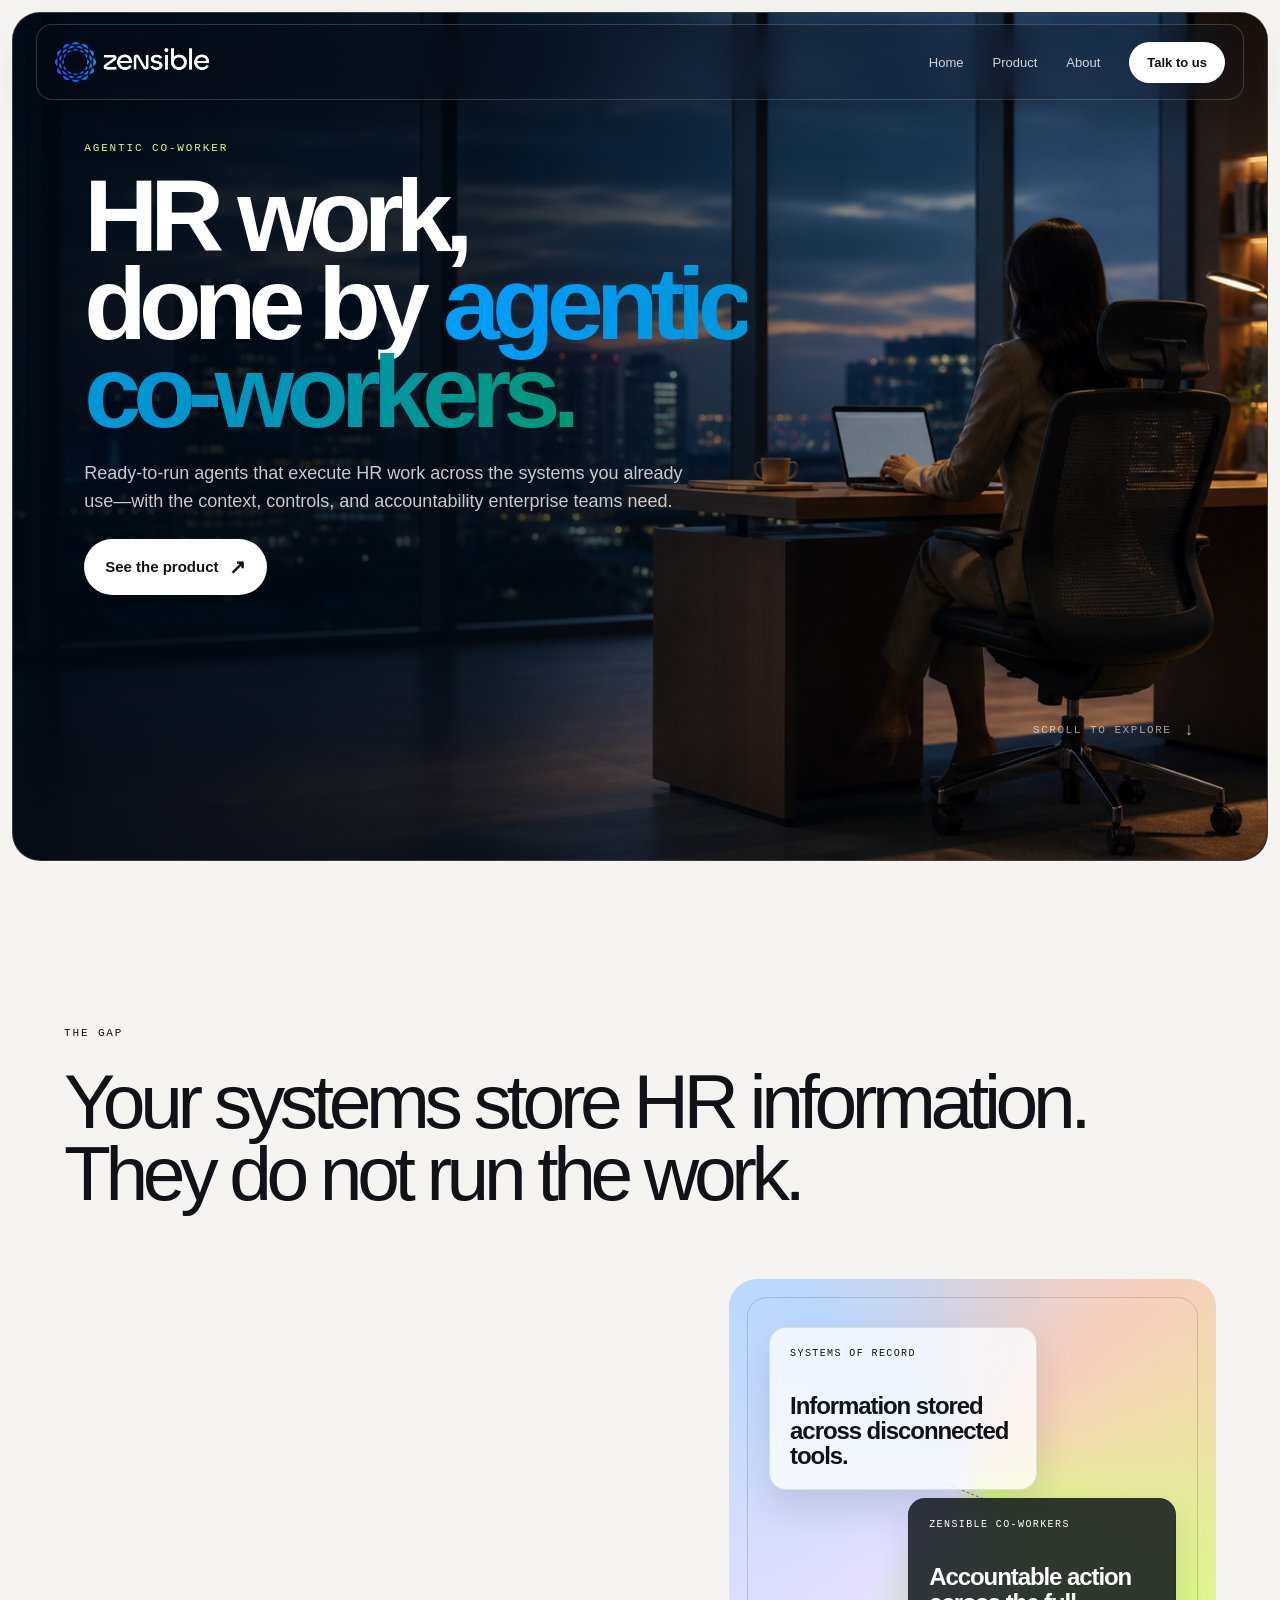
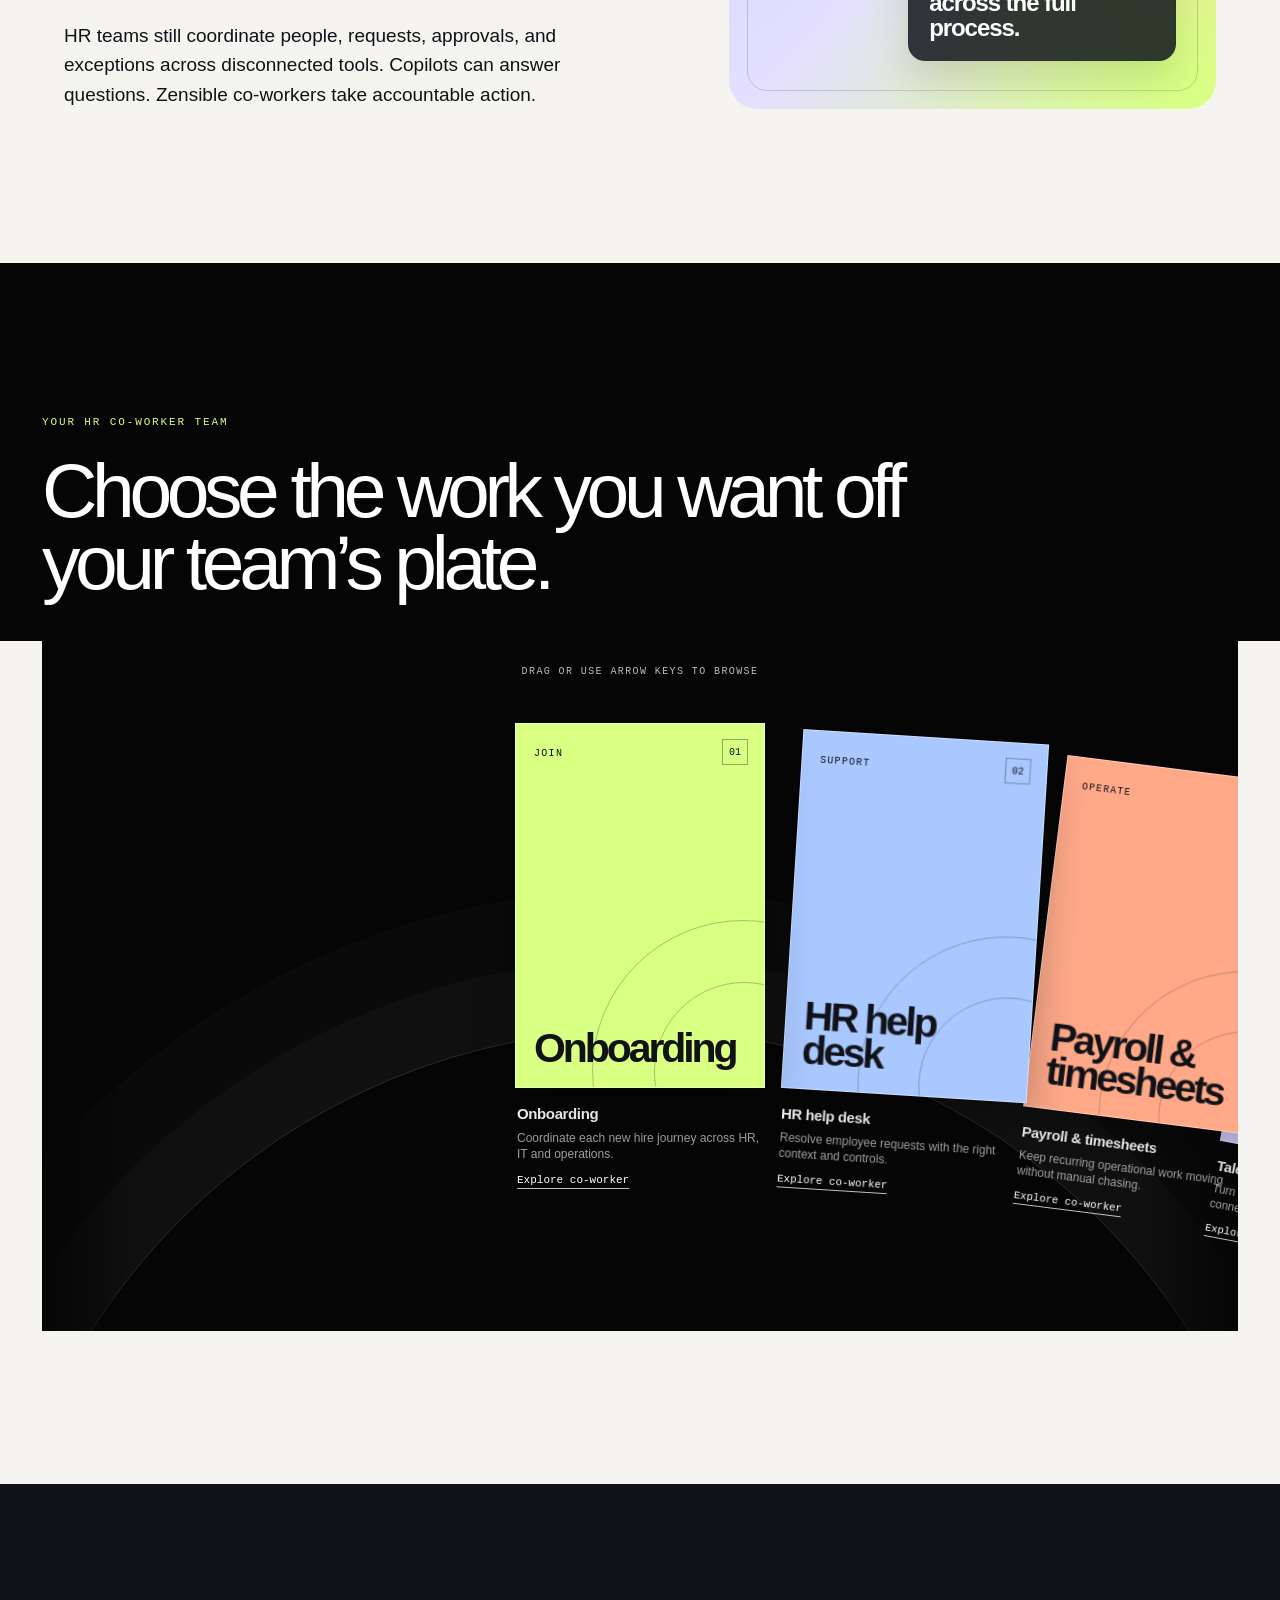
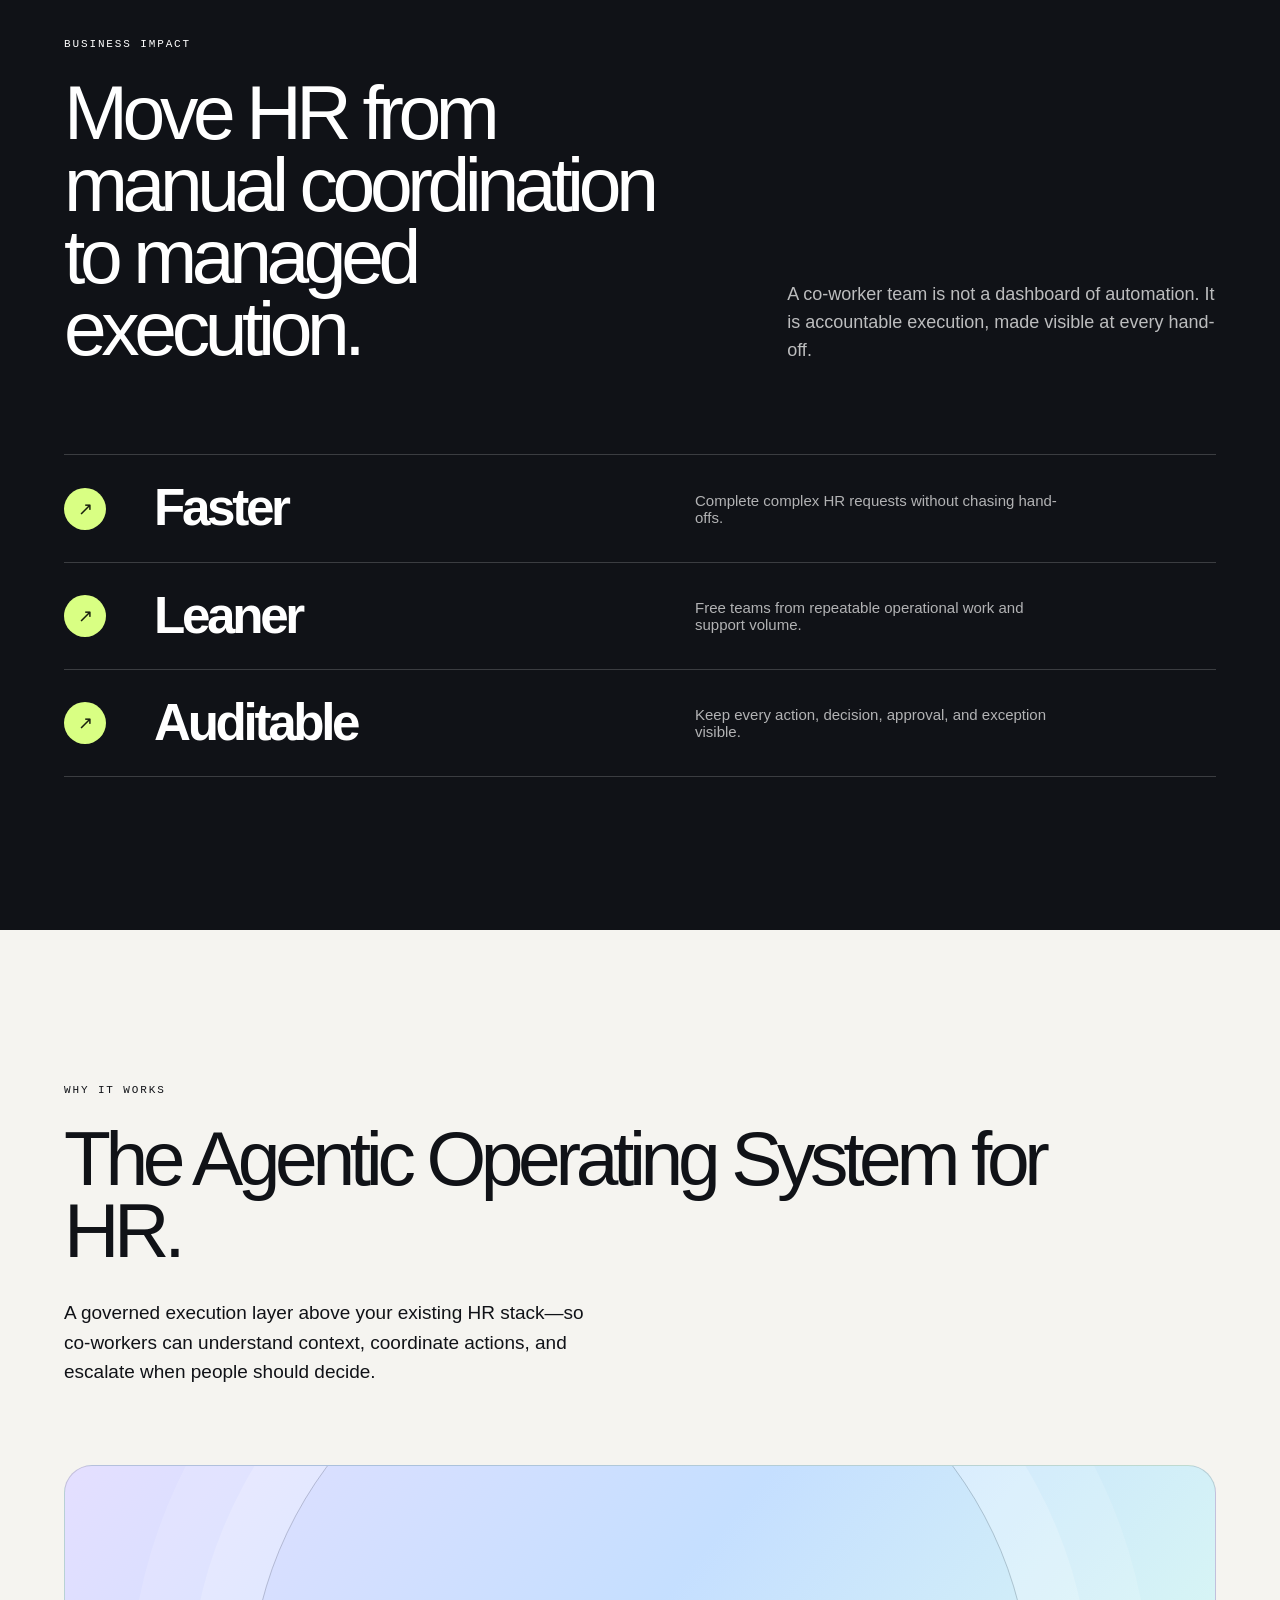
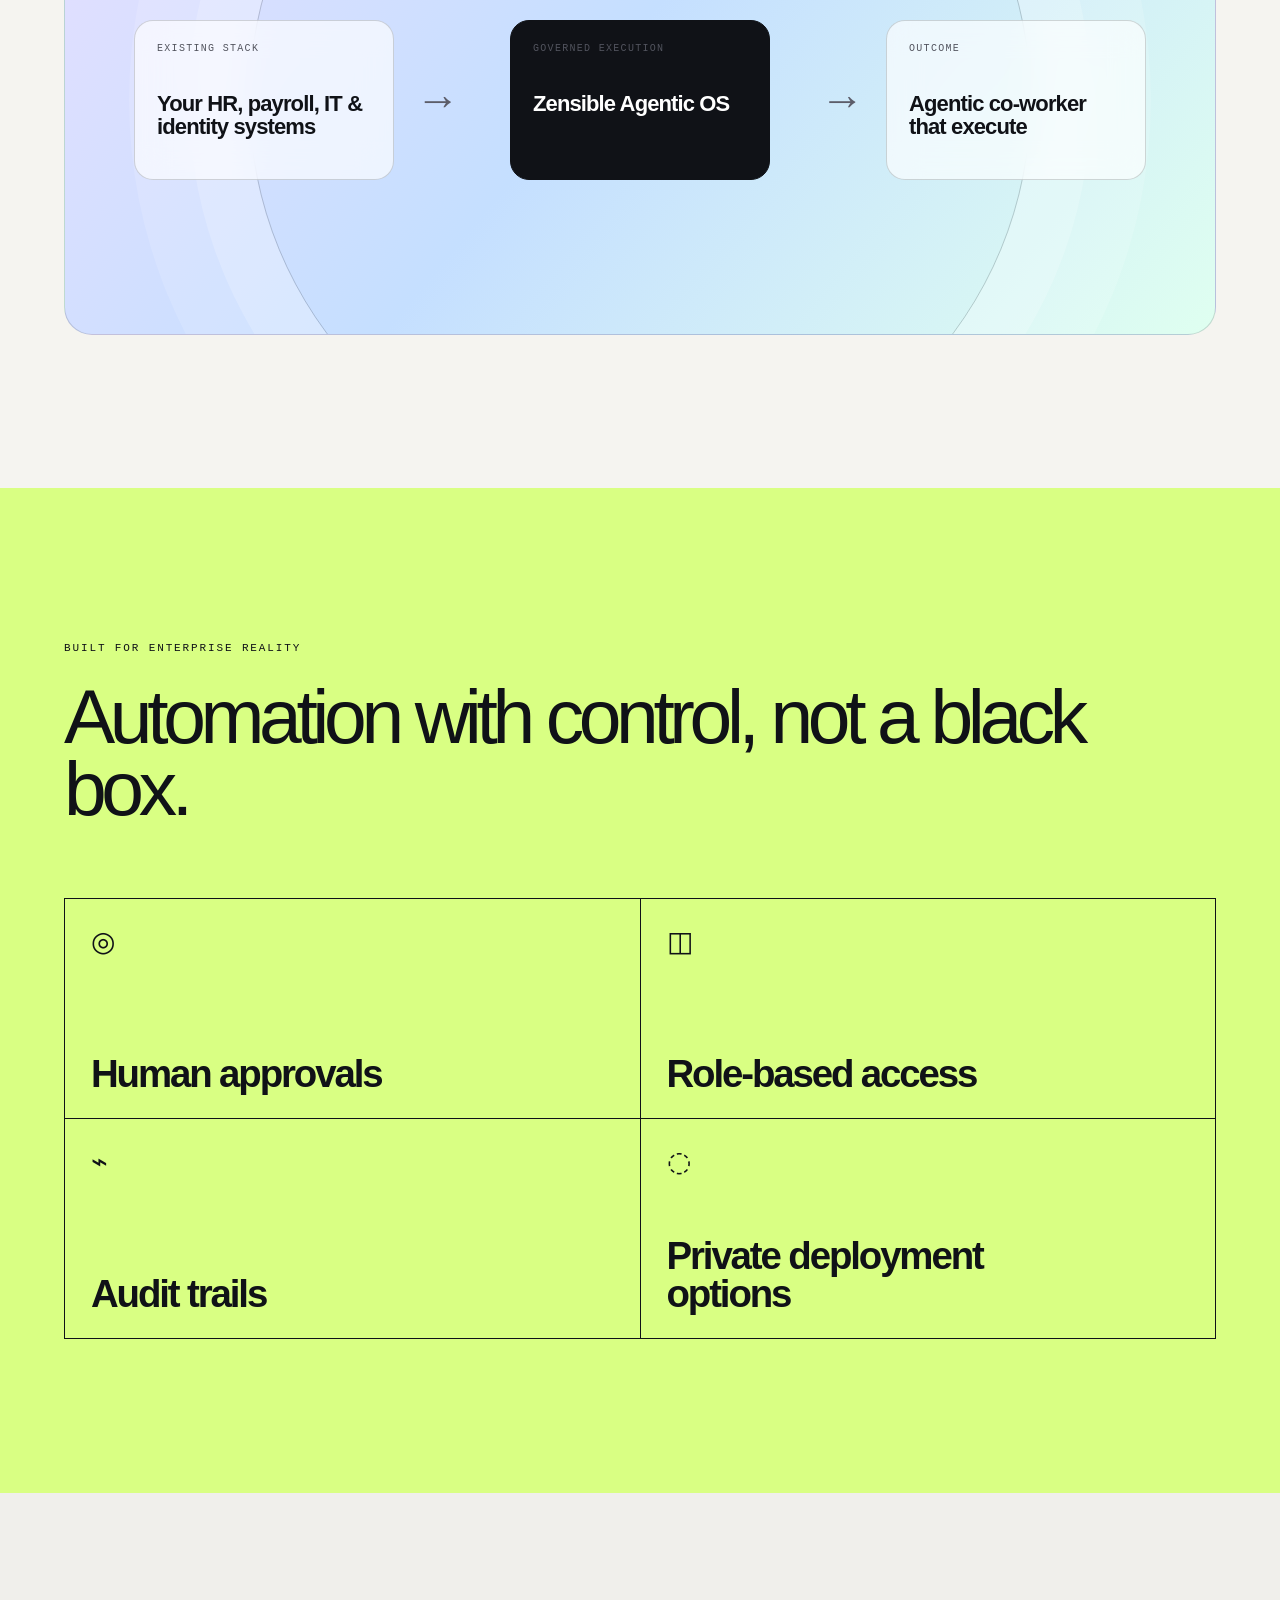
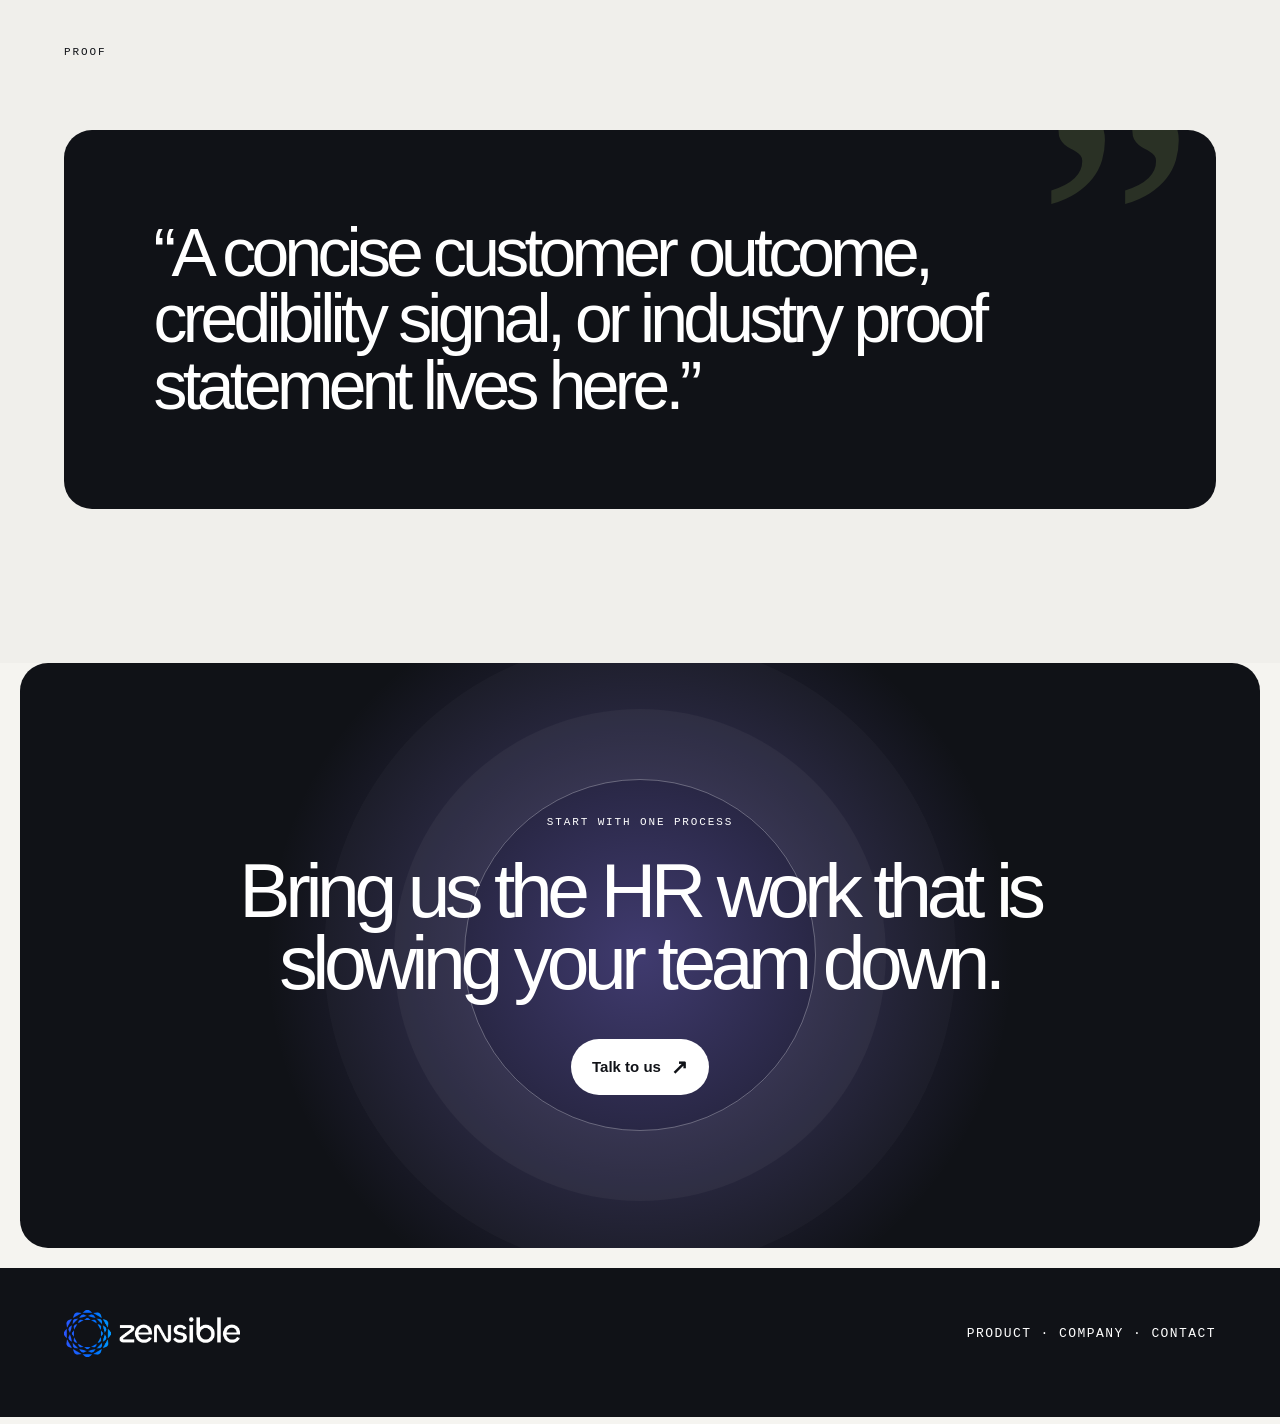
<file: index.html>
<!doctype html>
<html lang="en">
<head>
  <meta charset="utf-8">
  <meta name="viewport" content="width=device-width, initial-scale=1">
  <title>Zensible — Agentic co-worker</title>
  <style>
    :root{--ink:#101217;--night:#080a10;--paper:#f5f4f0;--paper2:#e9e9e6;--line:rgba(16,18,23,.15);--light-line:rgba(255,255,255,.18);--violet:#8e7dff;--blue:#8ac9ff;--lime:#d9ff83;--coral:#ffad91;--white:#fff;--radius:28px}*{box-sizing:border-box}html{scroll-behavior:smooth}body{margin:0;background:var(--paper);color:var(--ink);font-family:Inter,"Helvetica Neue",Arial,sans-serif;-webkit-font-smoothing:antialiased;overflow-x:hidden}a{color:inherit;text-decoration:none}button{font:inherit}.shell{width:min(1600px,100%);margin:auto}.grain{position:fixed;z-index:20;pointer-events:none;inset:0;opacity:.065;background-image:url("data:image/svg+xml,%3Csvg viewBox='0 0 160 160' xmlns='http://www.w3.org/2000/svg'%3E%3Cfilter id='n'%3E%3CfeTurbulence type='fractalNoise' baseFrequency='.8' numOctaves='4' stitchTiles='stitch'/%3E%3C/filter%3E%3Crect width='100%25' height='100%25' filter='url(%23n)' opacity='.45'/%3E%3C/svg%3E")}#cursor{position:fixed;z-index:30;width:180px;height:180px;border-radius:50%;pointer-events:none;mix-blend-mode:screen;background:radial-gradient(circle,rgba(142,125,255,.22),rgba(142,125,255,0) 68%);transform:translate(-50%,-50%);transition:opacity .25s ease;opacity:0}.hero{position:relative;min-height:100svh;padding:20px;overflow:hidden;background:var(--night);color:white}.hero-photo{position:absolute;inset:0;background:linear-gradient(90deg,rgba(3,6,12,.98),rgba(4,8,14,.76) 41%,rgba(4,8,14,.25) 76%),url('zensible-hero-operations.png') center/cover no-repeat;filter:saturate(.72) contrast(1.04)}.hero-orb{position:absolute;width:min(59vw,880px);aspect-ratio:1;right:-12vw;top:11vh;border-radius:50%;background:radial-gradient(circle at 35% 38%,rgba(217,255,131,.8),rgba(138,201,255,.35) 28%,rgba(142,125,255,.16) 48%,rgba(142,125,255,0) 69%);filter:blur(7px);mix-blend-mode:screen;animation:drift 11s ease-in-out infinite alternate}.hero-grid{position:absolute;inset:0;background-image:linear-gradient(rgba(255,255,255,.055) 1px,transparent 1px),linear-gradient(90deg,rgba(255,255,255,.055) 1px,transparent 1px);background-size:8.333vw 8.333vw;mask-image:linear-gradient(90deg,#000,transparent 82%)}.nav{position:relative;z-index:5;width:100%;height:76px;padding:0 18px;border:1px solid var(--light-line);border-radius:16px;background:rgba(10,13,20,.3);backdrop-filter:blur(18px);display:flex;align-items:center;justify-content:space-between}.brand{display:flex;align-items:center;gap:10px;font-weight:760;font-size:23px;letter-spacing:-.05em}.brand-mark{width:28px;height:28px;position:relative;border-radius:8px;background:#fff}.brand-mark:before,.brand-mark:after{content:"";position:absolute;width:8px;height:8px;border:2px solid #101217;border-radius:50%;top:8px}.brand-mark:before{left:5px}.brand-mark:after{right:5px}.nav-links{display:flex;gap:29px;align-items:center;font-size:13px;color:rgba(255,255,255,.8)}.nav-links a{transition:color .2s}.nav-links a:hover{color:#fff}.nav-cta,.hero-cta{border:0;border-radius:999px;padding:13px 18px;background:#fff;color:#101217;font-weight:680;cursor:pointer;display:inline-flex;align-items:center;gap:10px}.hero-inner{position:relative;z-index:2;min-height:calc(100svh - 116px);padding:clamp(90px,13vh,170px) clamp(18px,4vw,64px) 42px;display:flex;flex-direction:column;align-items:flex-start}.hero-kicker,.eyebrow{font:11px "SFMono-Regular",Consolas,monospace;letter-spacing:.17em;text-transform:uppercase}.hero-kicker{color:var(--lime);margin-bottom:26px}.hero h1{margin:0;max-width:980px;font-size:clamp(58px,8vw,142px);line-height:.86;letter-spacing:-.076em;font-weight:560}.hero h1 em{font-style:normal;color:var(--lime)}.hero-sub{max-width:600px;margin:36px 0 32px;font-size:18px;line-height:1.52;color:rgba(255,255,255,.78)}.hero-cta{font-size:15px;padding:16px 21px;transition:transform .18s ease}.hero-cta:after{content:'↗';font-size:20px}.hero-footer{margin-top:auto;width:100%;display:grid;grid-template-columns:1.3fr .7fr;gap:20px;align-items:end}.live-line{display:flex;align-items:center;gap:10px;color:rgba(255,255,255,.67);font-size:12px}.live-line:before{content:"";width:8px;height:8px;background:var(--lime);border-radius:50%;box-shadow:0 0 0 6px rgba(217,255,131,.13)}.scroll-cue{justify-self:end;font:11px "SFMono-Regular",Consolas,monospace;letter-spacing:.14em;text-transform:uppercase;color:rgba(255,255,255,.6);display:flex;gap:12px;align-items:center}.scroll-cue:after{content:"↓";font-size:18px}.agent-stack{position:absolute;z-index:3;right:5vw;top:30vh;width:340px;transform:rotate(-4deg)}.agent-label{margin:0 0 11px 10px;color:var(--lime);font:11px "SFMono-Regular",Consolas,monospace;letter-spacing:.13em;text-transform:uppercase}.agent-task{height:54px;padding:0 14px;margin:9px 0;border-radius:13px;background:rgba(10,15,24,.68);border:1px solid rgba(255,255,255,.18);backdrop-filter:blur(16px);display:flex;align-items:center;justify-content:space-between;font-size:13px;box-shadow:0 13px 40px rgba(0,0,0,.21)}.agent-task:nth-child(3){transform:translateX(-32px)}.agent-task:nth-child(4){transform:translateX(13px)}.agent-task i{width:22px;height:22px;display:grid;place-items:center;background:var(--lime);color:#1d2812;border-radius:7px;font-style:normal}.section{padding:clamp(86px,12vw,180px) clamp(20px,5vw,78px);position:relative}.eyebrow{margin-bottom:26px}.display{margin:0;font-size:clamp(44px,6vw,102px);line-height:.94;letter-spacing:-.07em;font-weight:540}.gap{background:var(--paper)}.gap .display{max-width:1200px}.gap-layout{display:grid;grid-template-columns:1.1fr .9fr;gap:70px;margin-top:70px;align-items:end}.gap-copy{font-size:19px;line-height:1.55;max-width:510px;margin:0}.gap-visual{min-height:430px;padding:18px;border-radius:var(--radius);background:conic-gradient(from 225deg at 50% 45%,#e4dfff,#b9d8ff,#f9cebc,#d9ff83,#e4dfff);position:relative;overflow:hidden}.gap-visual:after{content:"";position:absolute;inset:18px;border-radius:20px;border:1px solid rgba(16,18,23,.16)}.state-card{position:absolute;z-index:1;width:55%;padding:20px;border-radius:17px;background:rgba(255,255,255,.76);border:1px solid rgba(16,18,23,.11);box-shadow:0 17px 35px rgba(28,34,44,.13);backdrop-filter:blur(16px)}.state-card small{display:block;font:10px "SFMono-Regular",Consolas,monospace;letter-spacing:.14em;text-transform:uppercase;margin-bottom:34px}.state-card strong{display:block;font-size:24px;line-height:1.05;letter-spacing:-.045em}.state-card.one{top:48px;left:40px}.state-card.two{bottom:48px;right:40px;background:rgba(14,18,27,.84);color:white}.state-link{position:absolute;z-index:0;top:50%;left:23%;right:23%;border-top:1px dashed rgba(16,18,23,.5);transform:rotate(22deg)}.team{background:#e9e9e6;overflow:hidden}.team-head{display:grid;grid-template-columns:1fr auto;gap:40px;align-items:end}.team-head .display{max-width:940px}.team-hint{font:12px "SFMono-Regular",Consolas,monospace;letter-spacing:.12em;text-transform:uppercase;color:#575961}.constellation{position:relative;height:700px;margin-top:60px;border-radius:var(--radius);background:#101217;overflow:hidden;isolation:isolate}.constellation:before{content:"";position:absolute;inset:0;background:radial-gradient(circle at 50% 50%,#28304c 0%,#151823 38%,#0d0f16 70%)}.constellation:after{content:"";position:absolute;inset:0;opacity:.33;background-image:radial-gradient(#fff 1px,transparent 1px);background-size:25px 25px;mask-image:radial-gradient(circle at center,#000,transparent 72%)}.orbit{position:absolute;z-index:1;left:50%;top:50%;border:1px solid rgba(255,255,255,.17);border-radius:50%;transform:translate(-50%,-50%)}.orbit.one{width:250px;height:250px}.orbit.two{width:460px;height:460px}.orbit.three{width:720px;height:720px}.core{position:absolute;z-index:3;left:50%;top:50%;width:150px;height:150px;border-radius:50%;display:grid;place-items:center;transform:translate(-50%,-50%);background:radial-gradient(circle at 34% 30%,#efffd2,var(--lime) 24%,#6c7d3a 58%,#171c16);box-shadow:0 0 0 22px rgba(217,255,131,.08),0 0 70px rgba(217,255,131,.35);color:#182010;text-align:center;font:11px "SFMono-Regular",Consolas,monospace;letter-spacing:.1em;text-transform:uppercase}.agent{position:absolute;z-index:4;width:135px;min-height:104px;padding:15px;border:1px solid rgba(255,255,255,.23);border-radius:16px;background:rgba(255,255,255,.1);color:white;text-align:left;backdrop-filter:blur(13px);cursor:pointer;transition:transform .35s cubic-bezier(.22,1,.36,1),background .25s,border-color .25s;transform:translate(-50%,-50%)}.agent:hover,.agent.active{background:rgba(255,255,255,.2);border-color:var(--lime);transform:translate(-50%,-50%) scale(1.09)}.agent small{display:block;color:var(--lime);font:10px "SFMono-Regular",Consolas,monospace;letter-spacing:.11em;text-transform:uppercase;margin-bottom:18px}.agent b{font-size:16px;line-height:1.04;letter-spacing:-.035em}.agent:nth-of-type(1){left:50%;top:11%}.agent:nth-of-type(2){left:77%;top:27%}.agent:nth-of-type(3){left:82%;top:67%}.agent:nth-of-type(4){left:58%;top:87%}.agent:nth-of-type(5){left:25%;top:76%}.agent:nth-of-type(6){left:17%;top:43%}.agent:nth-of-type(7){left:32%;top:18%}.agent:nth-of-type(8){left:50%;top:29%}.agent-detail{position:absolute;z-index:5;right:24px;bottom:24px;width:285px;padding:19px;border-radius:16px;background:#fff;color:#101217;box-shadow:0 15px 45px rgba(0,0,0,.32)}.agent-detail small{font:10px "SFMono-Regular",Consolas,monospace;letter-spacing:.12em;text-transform:uppercase;color:#62656d}.agent-detail b{display:block;margin:7px 0;font-size:20px;letter-spacing:-.04em}.agent-detail p{margin:0;font-size:13px;line-height:1.45;color:#595b61}.impact{background:#101217;color:white}.impact-grid{display:grid;grid-template-columns:1.2fr .8fr;gap:80px;align-items:end}.impact-copy{font-size:18px;line-height:1.55;color:rgba(255,255,255,.72);margin:0}.impact-rail{margin-top:90px}.impact-row{display:grid;grid-template-columns:70px 1fr 1fr;gap:20px;align-items:center;padding:30px 0;border-top:1px solid rgba(255,255,255,.18);transition:padding .25s}.impact-row:hover{padding-left:18px}.impact-row:last-child{border-bottom:1px solid rgba(255,255,255,.18)}.impact-row i{width:42px;height:42px;display:grid;place-items:center;border-radius:50%;background:var(--lime);color:#19200e;font-style:normal;font-size:18px}.impact-row b{font-size:clamp(32px,4vw,63px);line-height:.9;letter-spacing:-.065em}.impact-row p{max-width:380px;margin:0;color:rgba(255,255,255,.68);font-size:15px}.architecture{background:var(--paper);min-height:950px;overflow:hidden}.architecture .display{max-width:1020px}.arch-copy{max-width:550px;margin:32px 0 0;font-size:19px;line-height:1.55}.os-stage{position:relative;margin-top:78px;min-height:470px;border-radius:var(--radius);background:linear-gradient(130deg,#e4dfff,#c5dfff 46%,#dffff0);border:1px solid var(--line);overflow:hidden}.os-stage:before{content:"";position:absolute;width:780px;height:780px;left:50%;top:50%;transform:translate(-50%,-50%);border:1px solid rgba(16,18,23,.19);border-radius:50%;box-shadow:0 0 0 60px rgba(255,255,255,.18),0 0 0 120px rgba(255,255,255,.13)}.system{position:absolute;z-index:2;top:50%;width:260px;min-height:160px;padding:22px;border-radius:19px;border:1px solid rgba(16,18,23,.17);background:rgba(255,255,255,.65);backdrop-filter:blur(16px);transform:translateY(-50%);transition:transform .35s ease,background .25s}.system:hover{transform:translateY(-56%) rotate(-2deg);background:white}.system small{display:block;font:10px "SFMono-Regular",Consolas,monospace;letter-spacing:.13em;text-transform:uppercase;color:#52545e}.system b{display:block;margin-top:38px;font-size:22px;line-height:1.05;letter-spacing:-.04em}.system.left{left:6%}.system.center{left:50%;transform:translate(-50%,-50%);background:#101217;color:white;border-color:#101217}.system.center:hover{transform:translate(-50%,-56%) rotate(2deg)}.system.right{right:6%}.system-arrow{position:absolute;z-index:1;top:50%;font-size:44px;transform:translateY(-50%);color:#5c5d69}.system-arrow.a{left:30.5%}.system-arrow.b{right:30.5%}.controls{background:#d9ff83}.controls-grid{display:grid;grid-template-columns:1fr 1fr;margin-top:74px;border-top:1px solid #101217;border-left:1px solid #101217}.control{min-height:220px;padding:26px;border-right:1px solid #101217;border-bottom:1px solid #101217;display:flex;flex-direction:column;justify-content:space-between;transition:background .25s,color .25s}.control:hover{background:#101217;color:white}.control-icon{font-size:28px}.control b{font-size:clamp(26px,3vw,42px);line-height:.98;letter-spacing:-.055em;max-width:350px}.proof{background:#f0efeb}.quote{position:relative;margin-top:72px;padding:clamp(34px,7vw,100px);border-radius:var(--radius);color:white;background:#101217;overflow:hidden}.quote:before{content:'”';position:absolute;right:20px;top:-80px;font-family:Georgia,serif;font-size:360px;line-height:1;color:rgba(217,255,131,.13)}.quote blockquote{position:relative;z-index:1;max-width:1100px;margin:0;font-size:clamp(37px,5.3vw,87px);line-height:.98;letter-spacing:-.07em;font-weight:520}.contact{position:relative;margin:0 20px 20px;padding:clamp(95px,12vw,190px) 24px;border-radius:var(--radius);background:#101217;color:white;text-align:center;overflow:hidden}.contact:before,.contact:after{content:"";position:absolute;border-radius:50%;pointer-events:none}.contact:before{width:800px;height:800px;left:50%;top:50%;transform:translate(-50%,-50%);background:radial-gradient(circle,var(--violet),rgba(142,125,255,0) 66%);opacity:.38}.contact:after{width:350px;height:350px;left:50%;top:50%;transform:translate(-50%,-50%);border:1px solid rgba(255,255,255,.3);box-shadow:0 0 0 70px rgba(255,255,255,.04),0 0 0 140px rgba(255,255,255,.025)}.contact>*{position:relative;z-index:1}.contact .display{max-width:1000px;margin:0 auto}.contact .hero-cta{margin-top:40px}.footer{padding:42px 5vw 60px;display:flex;align-items:center;justify-content:space-between;background:var(--paper)}.footer-links{font:13px "SFMono-Regular",Consolas,monospace;letter-spacing:.11em;text-transform:uppercase}.reveal{opacity:0;transform:translateY(30px);transition:opacity .8s cubic-bezier(.22,1,.36,1),transform .8s cubic-bezier(.22,1,.36,1)}.reveal.in{opacity:1;transform:none}@keyframes drift{to{transform:translate(-8%,8%) scale(1.13)}}@media(max-width:1050px){.agent-stack{display:none}.hero h1{max-width:800px}.gap-layout,.impact-grid{grid-template-columns:1fr;gap:34px}.constellation{height:840px}.orbit.three{width:620px;height:620px}.os-stage{min-height:730px}.system{width:70%;left:50%!important;right:auto!important;transform:translate(-50%,-50%)}.system.left{top:20%}.system.center{top:50%}.system.right{top:80%}.system:hover,.system.center:hover{transform:translate(-50%,-54%)}.system-arrow{left:50%!important;right:auto!important;transform:translate(-50%,-50%) rotate(90deg)!important}.system-arrow.a{top:35%}.system-arrow.b{top:65%}}@media(max-width:700px){#cursor{display:none}.hero{padding:12px;min-height:780px}.nav{height:66px}.nav-links a:not(.nav-cta){display:none}.nav-cta{padding:11px 14px}.hero-inner{padding:130px 12px 28px;min-height:744px}.hero h1{font-size:55px}.hero-sub{font-size:16px}.hero-footer{grid-template-columns:1fr}.scroll-cue{justify-self:start}.section{padding:88px 22px}.display{font-size:48px}.gap-visual{min-height:430px}.state-card{width:72%}.state-card.one{left:24px}.state-card.two{right:24px}.team-head{grid-template-columns:1fr}.team-hint{display:none}.constellation{height:900px;margin-left:-6px;margin-right:-6px}.orbit.two{width:380px;height:380px}.orbit.three{width:570px;height:570px}.agent{width:115px;min-height:92px;padding:12px}.agent b{font-size:14px}.agent-detail{left:18px;right:18px;bottom:18px;width:auto}.agent:nth-of-type(1){top:9%}.agent:nth-of-type(2){left:78%;top:25%}.agent:nth-of-type(3){left:79%;top:57%}.agent:nth-of-type(4){left:61%;top:79%}.agent:nth-of-type(5){left:22%;top:69%}.agent:nth-of-type(6){left:20%;top:38%}.agent:nth-of-type(7){left:31%;top:15%}.agent:nth-of-type(8){top:28%}.impact-row{grid-template-columns:50px 1fr;gap:15px}.impact-row p{grid-column:2}.controls-grid{grid-template-columns:1fr}.contact{margin:0 12px 12px}.footer{padding:34px 22px}.footer-links{display:none}}
  </style>
  <style>
    .brand-logo{display:block;width:154px;height:auto;object-fit:contain}
    .footer{background:#101217;color:#fff}
    .footer .brand-logo{width:176px}
    @media(max-width:700px){.brand-logo{width:132px}.footer .brand-logo{width:145px}}
  </style>
  <style>
    .constellation{display:none}
    .work-carousel{position:relative;isolation:isolate;height:650px;margin-top:60px;border-radius:var(--radius);overflow:hidden;background:#080a10;color:#fff;outline:none}
    .work-carousel:before{content:"";position:absolute;inset:0;background:radial-gradient(circle at 50% 0,rgba(142,125,255,.22),transparent 46%),radial-gradient(circle at 17% 88%,rgba(138,201,255,.14),transparent 32%);pointer-events:none}
    .carousel-top{position:absolute;z-index:3;left:28px;right:28px;top:25px;display:flex;justify-content:space-between;align-items:center;font:10px "SFMono-Regular",Consolas,monospace;letter-spacing:.13em;text-transform:uppercase;color:rgba(255,255,255,.68);pointer-events:none}
    .carousel-top span:last-child{color:var(--lime)}
    .work-track{position:absolute;left:50%;top:112px;display:flex;align-items:flex-start;gap:26px;width:max-content;cursor:grab;will-change:transform;touch-action:pan-y;user-select:none}
    .work-track.dragging{cursor:grabbing}.work-card{position:relative;width:260px;min-height:400px;padding:18px;border:1px solid rgba(255,255,255,.25);border-radius:13px;background:#e9e9e6;color:#101217;text-align:left;cursor:inherit;box-shadow:0 18px 46px rgba(0,0,0,.26);transition:transform .28s cubic-bezier(.22,1,.36,1),box-shadow .28s ease,filter .28s ease;overflow:hidden}.work-card:nth-child(1){background:#d9ff83;transform:rotate(-6deg)}.work-card:nth-child(2){background:#b9d3ff;transform:rotate(3deg)}.work-card:nth-child(3){background:#ffad91;transform:rotate(-3deg)}.work-card:nth-child(4){background:#e8e3ff;transform:rotate(5deg)}.work-card:nth-child(5){background:#fff;transform:rotate(-4deg)}.work-card:nth-child(6){background:#c6f5e7;transform:rotate(3deg)}.work-card:nth-child(7){background:#ffcce6;transform:rotate(-5deg)}.work-card:nth-child(8){background:#cfcaff;transform:rotate(4deg)}.work-card:before{content:"";position:absolute;width:280px;height:280px;right:-110px;bottom:-125px;border:1px solid rgba(16,18,23,.22);border-radius:50%;box-shadow:0 0 0 30px rgba(255,255,255,.17),0 0 0 60px rgba(255,255,255,.10)}.work-card:hover,.work-card.chosen{z-index:2;filter:brightness(1.04);box-shadow:0 25px 60px rgba(0,0,0,.34)}.work-card:hover{transform:translateY(-15px) rotate(0deg)}.work-card.chosen{outline:2px solid #fff;outline-offset:4px;transform:translateY(-20px) rotate(0deg)}.work-card small{position:relative;z-index:1;display:block;font:10px "SFMono-Regular",Consolas,monospace;letter-spacing:.13em;text-transform:uppercase}.work-card b{position:relative;z-index:1;display:block;margin-top:206px;font-size:36px;line-height:.92;letter-spacing:-.065em}.work-card i{position:absolute;z-index:1;right:18px;top:18px;width:30px;height:30px;display:grid;place-items:center;border:1px solid rgba(16,18,23,.24);border-radius:50%;font-style:normal}.carousel-detail{position:absolute;z-index:3;left:30px;bottom:28px;max-width:365px;pointer-events:none}.carousel-detail small{display:block;color:var(--lime);font:10px "SFMono-Regular",Consolas,monospace;letter-spacing:.13em;text-transform:uppercase}.carousel-detail b{display:block;margin:7px 0;font-size:22px;letter-spacing:-.04em}.carousel-detail p{margin:0;color:rgba(255,255,255,.7);font-size:13px;line-height:1.45}.carousel-controls{position:absolute;z-index:4;right:27px;bottom:27px;display:flex;gap:8px}.carousel-controls button{width:45px;height:45px;border:1px solid rgba(255,255,255,.35);border-radius:50%;background:rgba(255,255,255,.08);color:#fff;cursor:pointer;font-size:20px;transition:background .2s,transform .2s}.carousel-controls button:hover{background:#fff;color:#101217;transform:scale(1.08)}
    @media(max-width:700px){.work-carousel{height:590px;margin-left:-6px;margin-right:-6px}.carousel-top{left:20px;right:20px}.carousel-top span:last-child{display:none}.work-track{top:96px;gap:17px}.work-card{width:218px;min-height:350px}.work-card b{margin-top:172px;font-size:30px}.carousel-detail{left:20px;bottom:20px;max-width:250px}.carousel-controls{right:18px;bottom:18px}}
  </style>
  <style>
    .team{padding-bottom:34px}
    .work-carousel{margin:0 clamp(20px,5vw,78px) clamp(86px,12vw,180px)}
  </style>
  <style>
    .work-carousel{display:none}.team-hint{display:none}
    .coda-shelf{position:relative;height:745px;margin:0 clamp(20px,5vw,78px) clamp(86px,12vw,180px);overflow:hidden;background:#050505;color:#fff;outline:none;cursor:grab;touch-action:pan-y;user-select:none}
    .coda-shelf.dragging{cursor:grabbing}.coda-shelf:before{content:"";position:absolute;z-index:1;inset:0;pointer-events:none;background:linear-gradient(90deg,#050505 0%,transparent 8%,transparent 92%,#050505 100%)}
    .shelf-instruction{position:absolute;z-index:4;top:25px;left:50%;transform:translateX(-50%);font:10px "SFMono-Regular",Consolas,monospace;letter-spacing:.14em;text-transform:uppercase;color:rgba(255,255,255,.7);white-space:nowrap;pointer-events:none}
    .shelf-track{position:absolute;top:79px;left:0;display:flex;gap:62px;width:max-content;will-change:transform}
    .shelf-item{width:258px;flex:0 0 258px;transform-origin:center top}.shelf-item:nth-child(1){transform:rotate(-7deg)}.shelf-item:nth-child(2){transform:rotate(4deg)}.shelf-item:nth-child(3){transform:rotate(-3deg)}.shelf-item:nth-child(4){transform:rotate(5deg)}.shelf-item:nth-child(5){transform:rotate(-5deg)}.shelf-item:nth-child(6){transform:rotate(2deg)}.shelf-item:nth-child(7){transform:rotate(-6deg)}.shelf-item:nth-child(8){transform:rotate(5deg)}
    .shelf-cover{position:relative;height:382px;padding:18px;overflow:hidden;border:1px solid rgba(255,255,255,.38);background:#f1f0ec;color:#101217}.shelf-item:nth-child(1) .shelf-cover{background:#d9ff83}.shelf-item:nth-child(2) .shelf-cover{background:#a9c8ff}.shelf-item:nth-child(3) .shelf-cover{background:#ffa989}.shelf-item:nth-child(4) .shelf-cover{background:#d7d1ff}.shelf-item:nth-child(5) .shelf-cover{background:#fbf8f2}.shelf-item:nth-child(6) .shelf-cover{background:#b9f0db}.shelf-item:nth-child(7) .shelf-cover{background:#f5b9d6}.shelf-item:nth-child(8) .shelf-cover{background:#d5d0ff}
    .shelf-cover:before,.shelf-cover:after{content:"";position:absolute;border:1px solid rgba(16,18,23,.24);border-radius:50%}.shelf-cover:before{width:300px;height:300px;right:-135px;bottom:-130px}.shelf-cover:after{width:180px;height:180px;right:-75px;bottom:-70px}.shelf-type{position:relative;z-index:1;font:10px "SFMono-Regular",Consolas,monospace;letter-spacing:.13em;text-transform:uppercase}.shelf-index{position:absolute;z-index:1;right:16px;top:15px;width:26px;height:26px;border:1px solid rgba(16,18,23,.35);display:grid;place-items:center;font:10px "SFMono-Regular",Consolas,monospace}.shelf-cover b{position:absolute;z-index:1;left:18px;right:16px;bottom:20px;font-size:43px;line-height:.85;letter-spacing:-.075em}.shelf-copy{padding:21px 2px 0;transform:rotate(0)}.shelf-copy h3{margin:0 0 9px;font-size:15px;line-height:1.05;letter-spacing:-.025em}.shelf-copy p{margin:0;color:rgba(255,255,255,.61);font-size:12px;line-height:1.36;min-height:50px}.shelf-copy span{display:inline-block;margin-top:12px;padding-bottom:2px;border-bottom:1px solid rgba(255,255,255,.75);font:11px "SFMono-Regular",Consolas,monospace;letter-spacing:.04em}.shelf-progress{position:absolute;z-index:3;left:28px;right:28px;bottom:27px;height:1px;background:rgba(255,255,255,.2)}.shelf-progress i{display:block;width:20%;height:100%;background:var(--lime);transform-origin:left}.shelf-note{position:absolute;z-index:3;right:28px;bottom:43px;color:var(--lime);font:10px "SFMono-Regular",Consolas,monospace;letter-spacing:.12em;text-transform:uppercase}
    @media(max-width:700px){.coda-shelf{height:670px;margin-left:0;margin-right:0}.shelf-track{top:70px;gap:38px}.shelf-item{width:214px;flex-basis:214px}.shelf-cover{height:320px}.shelf-cover b{font-size:35px}.shelf-instruction{left:20px;transform:none}.shelf-note{display:none}.shelf-progress{left:20px;right:20px;bottom:20px}}
  </style>
  <style>
    .coda-shelf{display:none}.team{padding-left:clamp(20px,3.3vw,42px);padding-right:clamp(20px,3.3vw,42px)}
    .arc-wheel{position:relative;height:690px;margin:0 clamp(20px,3.3vw,42px) clamp(86px,12vw,180px);overflow:hidden;background:#050505;color:#fff;outline:none;cursor:grab;touch-action:pan-y;user-select:none}
    .team{background:#050505;color:#fff;padding-bottom:42px}.team .eyebrow{color:var(--lime)}.team-hint{color:rgba(255,255,255,.58)}
    .hero{min-height:calc(97vh - 24px);margin:12px;border:1px solid rgba(255,255,255,.2);border-radius:var(--radius)}
    .hero .nav{position:fixed;z-index:50;top:24px;left:50%;right:auto;width:min(calc(100vw - 72px),1528px);transform:translateX(-50%);box-shadow:0 16px 42px rgba(0,0,0,.24)}
    .hero-photo{background:url('zensible-hero-operations.png') center/cover no-repeat;filter:none}.hero-orb,.hero-grid,.agent-stack{display:none}.grain{display:none}
    .hero:before{content:"";position:absolute;z-index:1;inset:0;pointer-events:none;background:linear-gradient(90deg,rgba(0,8,18,.94) 0%,rgba(0,8,18,.78) 38%,rgba(0,8,18,.28) 62%,rgba(0,8,18,0) 82%)}
    .hero h1 em{display:inline;background:linear-gradient(100deg,#009dff 0%,#0095d1 48%,#009776 100%);-webkit-background-clip:text;background-clip:text;color:transparent}
    .hero-inner{min-height:calc(97vh - 140px);padding:calc(clamp(30px,5vh,70px) + 64px) clamp(18px,4vw,64px) 26px}.hero-kicker{margin-bottom:18px}.hero-sub{margin:24px 0}
    @media(max-width:700px){.hero .nav{top:12px;left:12px;right:auto;width:calc(100vw - 24px);transform:none}.hero-inner{min-height:calc(97vh - 114px);padding:132px 12px 26px}.hero-kicker{margin-bottom:18px}.hero-sub{margin:22px 0}}
    .arc-wheel.dragging{cursor:grabbing}.arc-wheel:before{content:"";position:absolute;z-index:2;inset:0;pointer-events:none;background:linear-gradient(90deg,#050505 0%,transparent 8%,transparent 92%,#050505 100%)}
    .arc-wheel:after{content:"";position:absolute;z-index:0;width:1300px;height:1300px;left:50%;bottom:-1000px;transform:translateX(-50%);border:1px solid rgba(255,255,255,.16);border-radius:50%;box-shadow:0 0 0 70px rgba(255,255,255,.025),0 0 0 140px rgba(255,255,255,.018);pointer-events:none}
    .arc-note{position:absolute;z-index:4;top:25px;left:50%;transform:translateX(-50%);font:10px "SFMono-Regular",Consolas,monospace;letter-spacing:.14em;text-transform:uppercase;color:rgba(255,255,255,.73);white-space:nowrap;pointer-events:none}
    .arc-card{position:absolute;z-index:1;width:250px;transform-origin:center center;will-change:transform}.arc-cover{position:relative;height:365px;padding:18px;overflow:hidden;border:1px solid rgba(255,255,255,.4);background:#f3f1ec;color:#101217;box-shadow:0 20px 44px rgba(0,0,0,.28);transform-style:preserve-3d;will-change:transform;transition:transform .35s cubic-bezier(.22,1,.36,1),box-shadow .35s ease}.arc-cover:hover{box-shadow:0 34px 62px rgba(0,0,0,.42)}.arc-card:nth-child(1) .arc-cover{background:#d9ff83}.arc-card:nth-child(2) .arc-cover{background:#a9c8ff}.arc-card:nth-child(3) .arc-cover{background:#ffa989}.arc-card:nth-child(4) .arc-cover{background:#d7d1ff}.arc-card:nth-child(5) .arc-cover{background:#fbf8f2}.arc-card:nth-child(6) .arc-cover{background:#b9f0db}.arc-card:nth-child(7) .arc-cover{background:#f5b9d6}.arc-card:nth-child(8) .arc-cover{background:#d5d0ff}.arc-cover:before,.arc-cover:after{content:"";position:absolute;border:1px solid rgba(16,18,23,.25);border-radius:50%;transform:translateZ(8px)}.arc-cover:before{width:300px;height:300px;right:-130px;bottom:-135px}.arc-cover:after{width:178px;height:178px;right:-70px;bottom:-75px}.arc-kind{position:relative;z-index:1;font:10px "SFMono-Regular",Consolas,monospace;letter-spacing:.13em;text-transform:uppercase;transform:translateZ(20px)}.arc-number{position:absolute;right:16px;top:15px;width:26px;height:26px;display:grid;place-items:center;border:1px solid rgba(16,18,23,.35);font:10px "SFMono-Regular",Consolas,monospace;transform:translateZ(20px)}.arc-cover b{position:absolute;z-index:1;left:18px;right:15px;bottom:21px;font-size:41px;line-height:.86;letter-spacing:-.075em;transform:translateZ(32px)}.arc-copy{padding:18px 2px 0}.arc-copy h3{margin:0 0 8px;font-size:15px;line-height:1.05;letter-spacing:-.025em}.arc-copy p{margin:0;color:rgba(255,255,255,.62);font-size:12px;line-height:1.35}.arc-copy span{display:inline-block;margin-top:12px;padding-bottom:2px;border-bottom:1px solid rgba(255,255,255,.75);font:11px "SFMono-Regular",Consolas,monospace}.arc-progress{position:absolute;z-index:3;left:28px;right:28px;bottom:27px;height:1px;background:rgba(255,255,255,.2)}.arc-progress i{display:block;width:18%;height:100%;background:var(--lime);transform-origin:left}.arc-status{position:absolute;z-index:3;right:28px;bottom:43px;color:var(--lime);font:10px "SFMono-Regular",Consolas,monospace;letter-spacing:.12em;text-transform:uppercase}
    @media(max-width:700px){.arc-wheel{height:620px;margin-left:0;margin-right:0}.arc-card{width:205px}.arc-cover{height:300px}.arc-cover b{font-size:34px}.arc-note{left:20px;transform:none}.arc-status{display:none}.arc-progress{left:20px;right:20px;bottom:20px}}
  </style>
</head>
<body>
  <div class="grain"></div><div id="cursor"></div>
  <main class="shell">
    <section class="hero" id="home"><div class="hero-photo"></div><div class="hero-orb"></div><div class="hero-grid"></div>
      <nav class="nav"><a class="brand" href="#home" aria-label="Zensible"><img class="brand-logo" src="zensible-logo.png" alt="Zensible"></a><div class="nav-links"><a href="#product">Product</a><a href="#company">Company</a><a href="#resources">Resources</a><a class="nav-cta" href="#contact">Talk to us</a></div></nav>
      <div class="hero-inner"><div class="hero-kicker">Agentic co-worker</div><h1>HR work,<br>done by <em>agentic<br>co-workers.</em></h1><p class="hero-sub">Ready-to-run agents that execute HR work across the systems you already use—with the context, controls, and accountability enterprise teams need.</p><a class="hero-cta magnetic" href="#product">See the product</a><div class="hero-footer"><div></div><div class="scroll-cue">Scroll to explore</div></div></div>
      <div class="agent-stack" aria-hidden="true"><div class="agent-label">Agentic co-worker · HR Ops</div><div class="agent-task"><span>Onboarding plan prepared</span><i>✓</i></div><div class="agent-task"><span>Policy exception routed</span><i>✓</i></div><div class="agent-task"><span>Day-one access provisioned</span><i>✓</i></div></div>
    </section>
    <section class="section gap"><div class="eyebrow reveal">The gap</div><h2 class="display reveal">Your systems store HR information. They do not run the work.</h2><div class="gap-layout"><p class="gap-copy reveal">HR teams still coordinate people, requests, approvals, and exceptions across disconnected tools. Copilots can answer questions. Zensible co-workers take accountable action.</p><div class="gap-visual reveal" aria-hidden="true"><div class="state-link"></div><div class="state-card one"><small>Systems of record</small><strong>Information stored across disconnected tools.</strong></div><div class="state-card two"><small>Zensible co-workers</small><strong>Accountable action across the full process.</strong></div></div></div></section>
    <section class="section team" id="product"><div class="team-head"><div><div class="eyebrow reveal">Your HR co-worker team</div><h2 class="display reveal">Choose the work you want off your team’s plate.</h2></div><div class="team-hint">Select a co-worker</div></div><div class="constellation reveal" id="constellation"><div class="orbit one"></div><div class="orbit two"></div><div class="orbit three"></div><div class="core">Your HR<br>co-worker<br>team</div><button class="agent active" data-name="Onboarding" data-note="Coordinate each new hire journey across HR, IT and operations."><small>Join</small><b>Onboarding</b></button><button class="agent" data-name="HR help desk" data-note="Resolve employee requests with the right context and controls."><small>Support</small><b>HR help desk</b></button><button class="agent" data-name="Payroll &amp; timesheets" data-note="Keep recurring operational work moving without manual chasing."><small>Operate</small><b>Payroll &amp; timesheets</b></button><button class="agent" data-name="Talent mobility" data-note="Turn opportunity and movement into a connected experience."><small>Move</small><b>Talent mobility</b></button><button class="agent" data-name="Offboarding" data-note="Orchestrate compliant exits across every dependent system."><small>Leave</small><b>Offboarding</b></button><button class="agent" data-name="Offer management" data-note="Move offers, approvals and documents through one accountable flow."><small>Hire</small><b>Offer management</b></button><button class="agent" data-name="Compliance training" data-note="Assign, track and evidence critical workforce learning."><small>Protect</small><b>Compliance training</b></button><button class="agent" data-name="Built for your HR reality" data-note="Extend the co-worker team around the work that matters to you."><small>More</small><b>Built for your HR reality</b></button><div class="agent-detail"><small>Selected co-worker</small><b id="agent-name">Onboarding</b><p id="agent-note">Coordinate each new hire journey across HR, IT and operations.</p></div></div></section>
    <div class="work-carousel" id="work-carousel" tabindex="0" aria-label="Agentic co-worker. Drag or use arrow keys to browse."><div class="carousel-top"><span>Agentic co-worker</span><span>Drag or use arrow keys to browse</span></div><div class="work-track" id="work-track"><button class="work-card chosen" data-name="Onboarding" data-note="Coordinate each new hire journey across HR, IT and operations."><small>Join</small><i>↗</i><b>Onboarding</b></button><button class="work-card" data-name="HR help desk" data-note="Resolve employee requests with the right context and controls."><small>Support</small><i>↗</i><b>HR help desk</b></button><button class="work-card" data-name="Payroll &amp; timesheets" data-note="Keep recurring operational work moving without manual chasing."><small>Operate</small><i>↗</i><b>Payroll &amp; timesheets</b></button><button class="work-card" data-name="Talent mobility" data-note="Turn opportunity and movement into a connected experience."><small>Move</small><i>↗</i><b>Talent mobility</b></button><button class="work-card" data-name="Offboarding" data-note="Orchestrate compliant exits across every dependent system."><small>Leave</small><i>↗</i><b>Offboarding</b></button><button class="work-card" data-name="Offer management" data-note="Move offers, approvals and documents through one accountable flow."><small>Hire</small><i>↗</i><b>Offer management</b></button><button class="work-card" data-name="Compliance training" data-note="Assign, track and evidence critical workforce learning."><small>Protect</small><i>↗</i><b>Compliance training</b></button><button class="work-card" data-name="Built for your HR reality" data-note="Extend the co-worker team around the work that matters to you."><small>More</small><i>↗</i><b>Built for your HR reality</b></button></div><div class="carousel-detail"><small>Selected co-worker</small><b id="carousel-name">Onboarding</b><p id="carousel-note">Coordinate each new hire journey across HR, IT and operations.</p></div><div class="carousel-controls"><button type="button" id="carousel-prev" aria-label="Previous co-worker">←</button><button type="button" id="carousel-next" aria-label="Next co-worker">→</button></div></div>
    <div class="coda-shelf" id="coda-shelf" tabindex="0" aria-label="Agentic co-worker. Drag, swipe, scroll horizontally, or use arrow keys to browse."><div class="shelf-instruction">Drag or use arrow keys to browse</div><div class="shelf-track" id="shelf-track"><article class="shelf-item"><div class="shelf-cover"><span class="shelf-type">Join</span><span class="shelf-index">01</span><b>Onboarding</b></div><div class="shelf-copy"><h3>Onboarding</h3><p>Coordinate each new hire journey across HR, IT and operations.</p><span>Explore co-worker</span></div></article><article class="shelf-item"><div class="shelf-cover"><span class="shelf-type">Support</span><span class="shelf-index">02</span><b>HR help desk</b></div><div class="shelf-copy"><h3>HR help desk</h3><p>Resolve employee requests with the right context and controls.</p><span>Explore co-worker</span></div></article><article class="shelf-item"><div class="shelf-cover"><span class="shelf-type">Operate</span><span class="shelf-index">03</span><b>Payroll &amp; timesheets</b></div><div class="shelf-copy"><h3>Payroll &amp; timesheets</h3><p>Keep recurring operational work moving without manual chasing.</p><span>Explore co-worker</span></div></article><article class="shelf-item"><div class="shelf-cover"><span class="shelf-type">Move</span><span class="shelf-index">04</span><b>Talent mobility</b></div><div class="shelf-copy"><h3>Talent mobility</h3><p>Turn opportunity and movement into a connected experience.</p><span>Explore co-worker</span></div></article><article class="shelf-item"><div class="shelf-cover"><span class="shelf-type">Leave</span><span class="shelf-index">05</span><b>Offboarding</b></div><div class="shelf-copy"><h3>Offboarding</h3><p>Orchestrate compliant exits across every dependent system.</p><span>Explore co-worker</span></div></article><article class="shelf-item"><div class="shelf-cover"><span class="shelf-type">Hire</span><span class="shelf-index">06</span><b>Offer management</b></div><div class="shelf-copy"><h3>Offer management</h3><p>Move offers, approvals and documents through one accountable flow.</p><span>Explore co-worker</span></div></article><article class="shelf-item"><div class="shelf-cover"><span class="shelf-type">Protect</span><span class="shelf-index">07</span><b>Compliance training</b></div><div class="shelf-copy"><h3>Compliance training</h3><p>Assign, track and evidence critical workforce learning.</p><span>Explore co-worker</span></div></article><article class="shelf-item"><div class="shelf-cover"><span class="shelf-type">More</span><span class="shelf-index">08</span><b>Built for your HR reality</b></div><div class="shelf-copy"><h3>Built for your HR reality</h3><p>Extend the co-worker team around the work that matters to you.</p><span>Explore co-worker</span></div></article></div><div class="shelf-note">Swipe freely</div><div class="shelf-progress"><i id="shelf-progress"></i></div></div>
    <div class="arc-wheel" id="arc-wheel" tabindex="0" aria-label="Agentic co-worker. Drag, swipe, scroll horizontally, or use arrow keys to rotate the card wheel."><div class="arc-note">Drag or use arrow keys to browse</div><article class="arc-card"><div class="arc-cover"><span class="arc-kind">Join</span><span class="arc-number">01</span><b>Onboarding</b></div><div class="arc-copy"><h3>Onboarding</h3><p>Coordinate each new hire journey across HR, IT and operations.</p><span>Explore co-worker</span></div></article><article class="arc-card"><div class="arc-cover"><span class="arc-kind">Support</span><span class="arc-number">02</span><b>HR help desk</b></div><div class="arc-copy"><h3>HR help desk</h3><p>Resolve employee requests with the right context and controls.</p><span>Explore co-worker</span></div></article><article class="arc-card"><div class="arc-cover"><span class="arc-kind">Operate</span><span class="arc-number">03</span><b>Payroll &amp; timesheets</b></div><div class="arc-copy"><h3>Payroll &amp; timesheets</h3><p>Keep recurring operational work moving without manual chasing.</p><span>Explore co-worker</span></div></article><article class="arc-card"><div class="arc-cover"><span class="arc-kind">Move</span><span class="arc-number">04</span><b>Talent mobility</b></div><div class="arc-copy"><h3>Talent mobility</h3><p>Turn opportunity and movement into a connected experience.</p><span>Explore co-worker</span></div></article><article class="arc-card"><div class="arc-cover"><span class="arc-kind">Leave</span><span class="arc-number">05</span><b>Offboarding</b></div><div class="arc-copy"><h3>Offboarding</h3><p>Orchestrate compliant exits across every dependent system.</p><span>Explore co-worker</span></div></article><article class="arc-card"><div class="arc-cover"><span class="arc-kind">Hire</span><span class="arc-number">06</span><b>Offer management</b></div><div class="arc-copy"><h3>Offer management</h3><p>Move offers, approvals and documents through one accountable flow.</p><span>Explore co-worker</span></div></article><article class="arc-card"><div class="arc-cover"><span class="arc-kind">Protect</span><span class="arc-number">07</span><b>Compliance training</b></div><div class="arc-copy"><h3>Compliance training</h3><p>Assign, track and evidence critical workforce learning.</p><span>Explore co-worker</span></div></article><article class="arc-card"><div class="arc-cover"><span class="arc-kind">More</span><span class="arc-number">08</span><b>Built for your HR reality</b></div><div class="arc-copy"><h3>Built for your HR reality</h3><p>Extend the co-worker team around the work that matters to you.</p><span>Explore co-worker</span></div></article></div>
    <section class="section impact"><div class="impact-grid"><div><div class="eyebrow reveal">Business impact</div><h2 class="display reveal">Move HR from manual coordination to managed execution.</h2></div><p class="impact-copy reveal">A co-worker team is not a dashboard of automation. It is accountable execution, made visible at every hand-off.</p></div><div class="impact-rail"><article class="impact-row reveal"><i>↗</i><b>Faster</b><p>Complete complex HR requests without chasing hand-offs.</p></article><article class="impact-row reveal"><i>↗</i><b>Leaner</b><p>Free teams from repeatable operational work and support volume.</p></article><article class="impact-row reveal"><i>↗</i><b>Auditable</b><p>Keep every action, decision, approval, and exception visible.</p></article></div></section>
    <section class="section architecture"><div class="eyebrow reveal">Why it works</div><h2 class="display reveal">The Agentic Operating System for HR.</h2><p class="arch-copy reveal">A governed execution layer above your existing HR stack—so co-workers can understand context, coordinate actions, and escalate when people should decide.</p><div class="os-stage reveal"><div class="system left"><small>Existing stack</small><b>Your HR, payroll, IT &amp; identity systems</b></div><div class="system-arrow a">→</div><div class="system center"><small>Governed execution</small><b>Zensible Agentic OS</b></div><div class="system-arrow b">→</div><div class="system right"><small>Outcome</small><b>Agentic co-worker that execute</b></div></div></section>
    <section class="section controls" id="company"><div class="eyebrow reveal">Built for enterprise reality</div><h2 class="display reveal">Automation with control, not a black box.</h2><div class="controls-grid"><article class="control reveal"><span class="control-icon">◎</span><b>Human approvals</b></article><article class="control reveal"><span class="control-icon">◫</span><b>Role-based access</b></article><article class="control reveal"><span class="control-icon">⌁</span><b>Audit trails</b></article><article class="control reveal"><span class="control-icon">◌</span><b>Private deployment options</b></article></div></section>
    <section class="section proof" id="resources"><div class="eyebrow reveal">Proof</div><div class="quote reveal"><blockquote>“A concise customer outcome, credibility signal, or industry proof statement lives here.”</blockquote></div></section>
    <section class="contact" id="contact"><div class="eyebrow">Start with one process</div><h2 class="display">Bring us the HR work that is slowing your team down.</h2><a class="hero-cta magnetic" href="#home">Talk to us</a></section>
  </main>
  <footer class="footer"><a class="brand" href="#home" aria-label="Zensible"><img class="brand-logo" src="zensible-logo.png" alt="Zensible"></a><div class="footer-links">Product · Company · Contact</div></footer>
  <script>
    const reduce=matchMedia('(prefers-reduced-motion: reduce)').matches;
    const observer=new IntersectionObserver((entries)=>entries.forEach(e=>{if(e.isIntersecting){e.target.classList.add('in');observer.unobserve(e.target)}}),{threshold:.12});document.querySelectorAll('.reveal').forEach(e=>observer.observe(e));
    const detailName=document.getElementById('agent-name'),detailNote=document.getElementById('agent-note');document.querySelectorAll('.agent').forEach(agent=>agent.addEventListener('click',()=>{document.querySelectorAll('.agent').forEach(a=>a.classList.remove('active'));agent.classList.add('active');detailName.innerHTML=agent.dataset.name;detailNote.textContent=agent.dataset.note;}));
    if(!reduce){const cursor=document.getElementById('cursor');addEventListener('pointermove',e=>{cursor.style.opacity='1';cursor.style.left=e.clientX+'px';cursor.style.top=e.clientY+'px'});document.querySelectorAll('.magnetic').forEach(el=>el.addEventListener('pointermove',e=>{const r=el.getBoundingClientRect(),x=(e.clientX-r.left-r.width/2)*.16,y=(e.clientY-r.top-r.height/2)*.18;el.style.transform=`translate(${x}px,${y}px)`}));document.querySelectorAll('.magnetic').forEach(el=>el.addEventListener('pointerleave',()=>el.style.transform=''))}
  </script>
  <script>
    (()=>{
      const carousel=document.getElementById('work-carousel');
      const track=document.getElementById('work-track');
      const cards=[...track.querySelectorAll('.work-card')];
      const name=document.getElementById('carousel-name');
      const note=document.getElementById('carousel-note');
      const prev=document.getElementById('carousel-prev');
      const next=document.getElementById('carousel-next');
      let offset=-460, startX=0, startOffset=0, dragging=false, moved=false;
      const bounds=()=>({max:90,min:Math.min(90,carousel.clientWidth-track.scrollWidth-90)});
      const draw=()=>{const b=bounds();offset=Math.max(b.min,Math.min(b.max,offset));track.style.transform=`translateX(${offset}px)`};
      const move=(amount)=>{offset+=amount;draw()};
      const select=(card)=>{cards.forEach(c=>c.classList.toggle('chosen',c===card));name.innerHTML=card.dataset.name;note.textContent=card.dataset.note};
      requestAnimationFrame(draw);addEventListener('resize',draw);
      track.addEventListener('pointerdown',event=>{dragging=true;moved=false;startX=event.clientX;startOffset=offset;track.setPointerCapture(event.pointerId);track.classList.add('dragging')});
      track.addEventListener('pointermove',event=>{if(!dragging)return;const delta=event.clientX-startX;if(Math.abs(delta)>5)moved=true;offset=startOffset+delta;draw()});
      track.addEventListener('pointerup',event=>{dragging=false;track.classList.remove('dragging');try{track.releasePointerCapture(event.pointerId)}catch{}});
      track.addEventListener('pointercancel',()=>{dragging=false;track.classList.remove('dragging')});
      cards.forEach(card=>card.addEventListener('click',()=>{if(!moved)select(card);moved=false}));
      prev.addEventListener('click',()=>move(280));next.addEventListener('click',()=>move(-280));
      carousel.addEventListener('keydown',event=>{if(event.key==='ArrowLeft'){event.preventDefault();move(280)}if(event.key==='ArrowRight'){event.preventDefault();move(-280)}});
    })();
  </script>
  <script>
    (()=>{
      const shelf=document.getElementById('coda-shelf');
      const track=document.getElementById('shelf-track');
      const progress=document.getElementById('shelf-progress');
      let x=-180,startX=0,start=0,velocity=0,lastX=0,lastTime=0,dragging=false,frame;
      const range=()=>({max:80,min:Math.min(80,shelf.clientWidth-track.scrollWidth-80)});
      const clamp=(value,soft=false)=>{const {min,max}=range();return soft?Math.max(min-110,Math.min(max+110,value)):Math.max(min,Math.min(max,value))};
      const draw=()=>{track.style.transform=`translate3d(${x}px,0,0)`;const {min,max}=range();const pct=max===min?0:(max-x)/(max-min);progress.style.transform=`scaleX(${Math.max(.08,Math.min(1,pct))})`};
      const settle=()=>{cancelAnimationFrame(frame);const tick=()=>{velocity*=.935;x+=velocity;if(x>range().max||x<range().min){x+=(clamp(x)-x)*.14;velocity*=.77}draw();if(Math.abs(velocity)>.15||Math.abs(clamp(x)-x)>.35){frame=requestAnimationFrame(tick)}else{x=clamp(x);draw()}};frame=requestAnimationFrame(tick)};
      const glide=(target)=>{cancelAnimationFrame(frame);const from=x,startTime=performance.now(),duration=470;const animate=(time)=>{const t=Math.min(1,(time-startTime)/duration),ease=1-Math.pow(1-t,4);x=from+(clamp(target)-from)*ease;draw();if(t<1)frame=requestAnimationFrame(animate)};frame=requestAnimationFrame(animate)};
      requestAnimationFrame(draw);addEventListener('resize',()=>{x=clamp(x);draw()});
      shelf.addEventListener('pointerdown',event=>{dragging=true;startX=event.clientX;lastX=event.clientX;start=x;lastTime=performance.now();velocity=0;cancelAnimationFrame(frame);shelf.setPointerCapture(event.pointerId);shelf.classList.add('dragging')});
      shelf.addEventListener('pointermove',event=>{if(!dragging)return;const now=performance.now(),delta=event.clientX-startX;x=clamp(start+delta,true);const raw=(event.clientX-lastX)/Math.max(1,now-lastTime)*16;velocity=Math.max(-26,Math.min(26,raw));lastX=event.clientX;lastTime=now;draw()});
      const release=event=>{if(!dragging)return;dragging=false;shelf.classList.remove('dragging');try{shelf.releasePointerCapture(event.pointerId)}catch{}settle()};shelf.addEventListener('pointerup',release);shelf.addEventListener('pointercancel',release);
      shelf.addEventListener('wheel',event=>{if(Math.abs(event.deltaY)>Math.abs(event.deltaX)){event.preventDefault();x=clamp(x-event.deltaY,true);velocity=-event.deltaY*.07;draw();settle()}},{passive:false});
      shelf.addEventListener('keydown',event=>{if(event.key==='ArrowLeft'){event.preventDefault();glide(x+330)}if(event.key==='ArrowRight'){event.preventDefault();glide(x-330)}});
    })();
  </script>
  <script>
    (()=>{
      const wheel=document.getElementById('arc-wheel');
      const cards=[...wheel.querySelectorAll('.arc-card')];
      const cardColors=['#d9ff83','#a9c8ff','#ffa989','#d7d1ff','#fbf8f2','#b9f0db','#f5b9d6','#d5d0ff'];
      cards.forEach((card,index)=>card.querySelector('.arc-cover').style.background=cardColors[index%cardColors.length]);
      let phase=.15,startX=0,startPhase=0,lastX=0,lastTime=0,velocity=0,dragging=false,frame;
      const cardStep=()=>wheel.clientWidth<700?.42:.30;
      const bounds=()=>{const edge=(cards.length-1)/2*cardStep();return{min:-edge,max:edge}};
      const clamp=value=>Math.max(bounds().min,Math.min(bounds().max,value));
      phase=bounds().max;
      const snapTarget=()=>{const step=cardStep(),anchor=step/2;return clamp(anchor+Math.round((phase-anchor)/step)*step)};
      const animateTo=target=>{cancelAnimationFrame(frame);const from=phase,to=clamp(target),start=performance.now(),duration=420;const tick=time=>{const t=Math.min(1,(time-start)/duration),ease=1-Math.pow(1-t,4);phase=from+(to-from)*ease;layout();if(t<1)frame=requestAnimationFrame(tick)};frame=requestAnimationFrame(tick)};
      const layout=()=>{const width=wheel.clientWidth;const compact=width<700;const cardWidth=compact?205:250;const xRadius=compact?390:920;const yRadius=compact?150:220;const centerX=width/2;const centerY=compact?220:252;const step=cardStep();const states=cards.map((card,index)=>{let angle=phase+(index-(cards.length-1)/2)*step;while(angle>Math.PI)angle-=Math.PI*2;while(angle<-Math.PI)angle+=Math.PI*2;return{card,index,angle}});const focus=states.reduce((current,item)=>Math.abs(item.angle)<Math.abs(current.angle)?item:current);states.forEach(({card,index,angle})=>{const x=centerX+xRadius*Math.sin(angle);const y=centerY+yRadius*(1-Math.cos(angle));const rotation=index===focus.index?0:(angle-focus.angle)*12;const scale=Math.max(.74,1-Math.abs(angle)*.05);card.style.transform=`translate3d(${x-cardWidth/2}px,${y-170}px,0) rotate(${rotation}deg) scale(${scale})`;card.style.zIndex=index===focus.index?'1100':Math.round(1000-Math.abs(angle)*100);card.style.opacity=Math.abs(angle)>1.48?'0':'1'})};
      const settle=()=>{cancelAnimationFrame(frame);const tick=()=>{velocity*=.94;const next=phase+velocity;if(next<bounds().min||next>bounds().max){phase=clamp(next);velocity=0}else phase=next;layout();if(Math.abs(velocity)>.00035)frame=requestAnimationFrame(tick);else animateTo(snapTarget())};frame=requestAnimationFrame(tick)};
      const nudge=amount=>animateTo(snapTarget()+amount*cardStep());
      requestAnimationFrame(layout);addEventListener('resize',layout);
      wheel.addEventListener('pointerdown',event=>{dragging=true;startX=lastX=event.clientX;startPhase=phase;lastTime=performance.now();velocity=0;cancelAnimationFrame(frame);wheel.setPointerCapture(event.pointerId);wheel.classList.add('dragging')});
      wheel.addEventListener('pointermove',event=>{if(!dragging)return;const now=performance.now();phase=clamp(startPhase+(event.clientX-startX)/560);const raw=(event.clientX-lastX)/Math.max(1,now-lastTime)/38;velocity=Math.max(-.045,Math.min(.045,raw));lastX=event.clientX;lastTime=now;layout()});
      const release=event=>{if(!dragging)return;dragging=false;wheel.classList.remove('dragging');try{wheel.releasePointerCapture(event.pointerId)}catch{}settle()};wheel.addEventListener('pointerup',release);wheel.addEventListener('pointercancel',release);
      wheel.addEventListener('wheel',event=>{if(Math.abs(event.deltaY)>Math.abs(event.deltaX)){const atEnd=(event.deltaY>0&&phase<=bounds().min+.001)||(event.deltaY<0&&phase>=bounds().max-.001);if(atEnd)return;event.preventDefault();phase=clamp(phase-event.deltaY/1200);velocity=-event.deltaY/25000;layout();settle()}},{passive:false});
      wheel.addEventListener('keydown',event=>{if(event.key==='ArrowLeft'){event.preventDefault();nudge(-1)}if(event.key==='ArrowRight'){event.preventDefault();nudge(1)}});
      wheel.querySelectorAll('.arc-cover').forEach(cover=>{cover.addEventListener('pointermove',event=>{if(dragging||!matchMedia('(hover:hover)').matches)return;const rect=cover.getBoundingClientRect(),x=(event.clientX-rect.left)/rect.width-.5,y=(event.clientY-rect.top)/rect.height-.5;cover.style.transform=`perspective(850px) rotateX(${-y*11}deg) rotateY(${x*13}deg) translateZ(14px)`});cover.addEventListener('pointerleave',()=>{cover.style.transform=''})});
    })();
  </script>
  <script>
    (()=>{const links=[...document.querySelectorAll('.nav-links a:not(.nav-cta)')];if(links.length>=3){links[0].textContent='Home';links[0].href='index.html';links[1].textContent='Product';links[1].href='zensible-product.html';links[2].textContent='About';links[2].href='zensible-about.html'}})();
  </script>
</body>
</html>
</file>
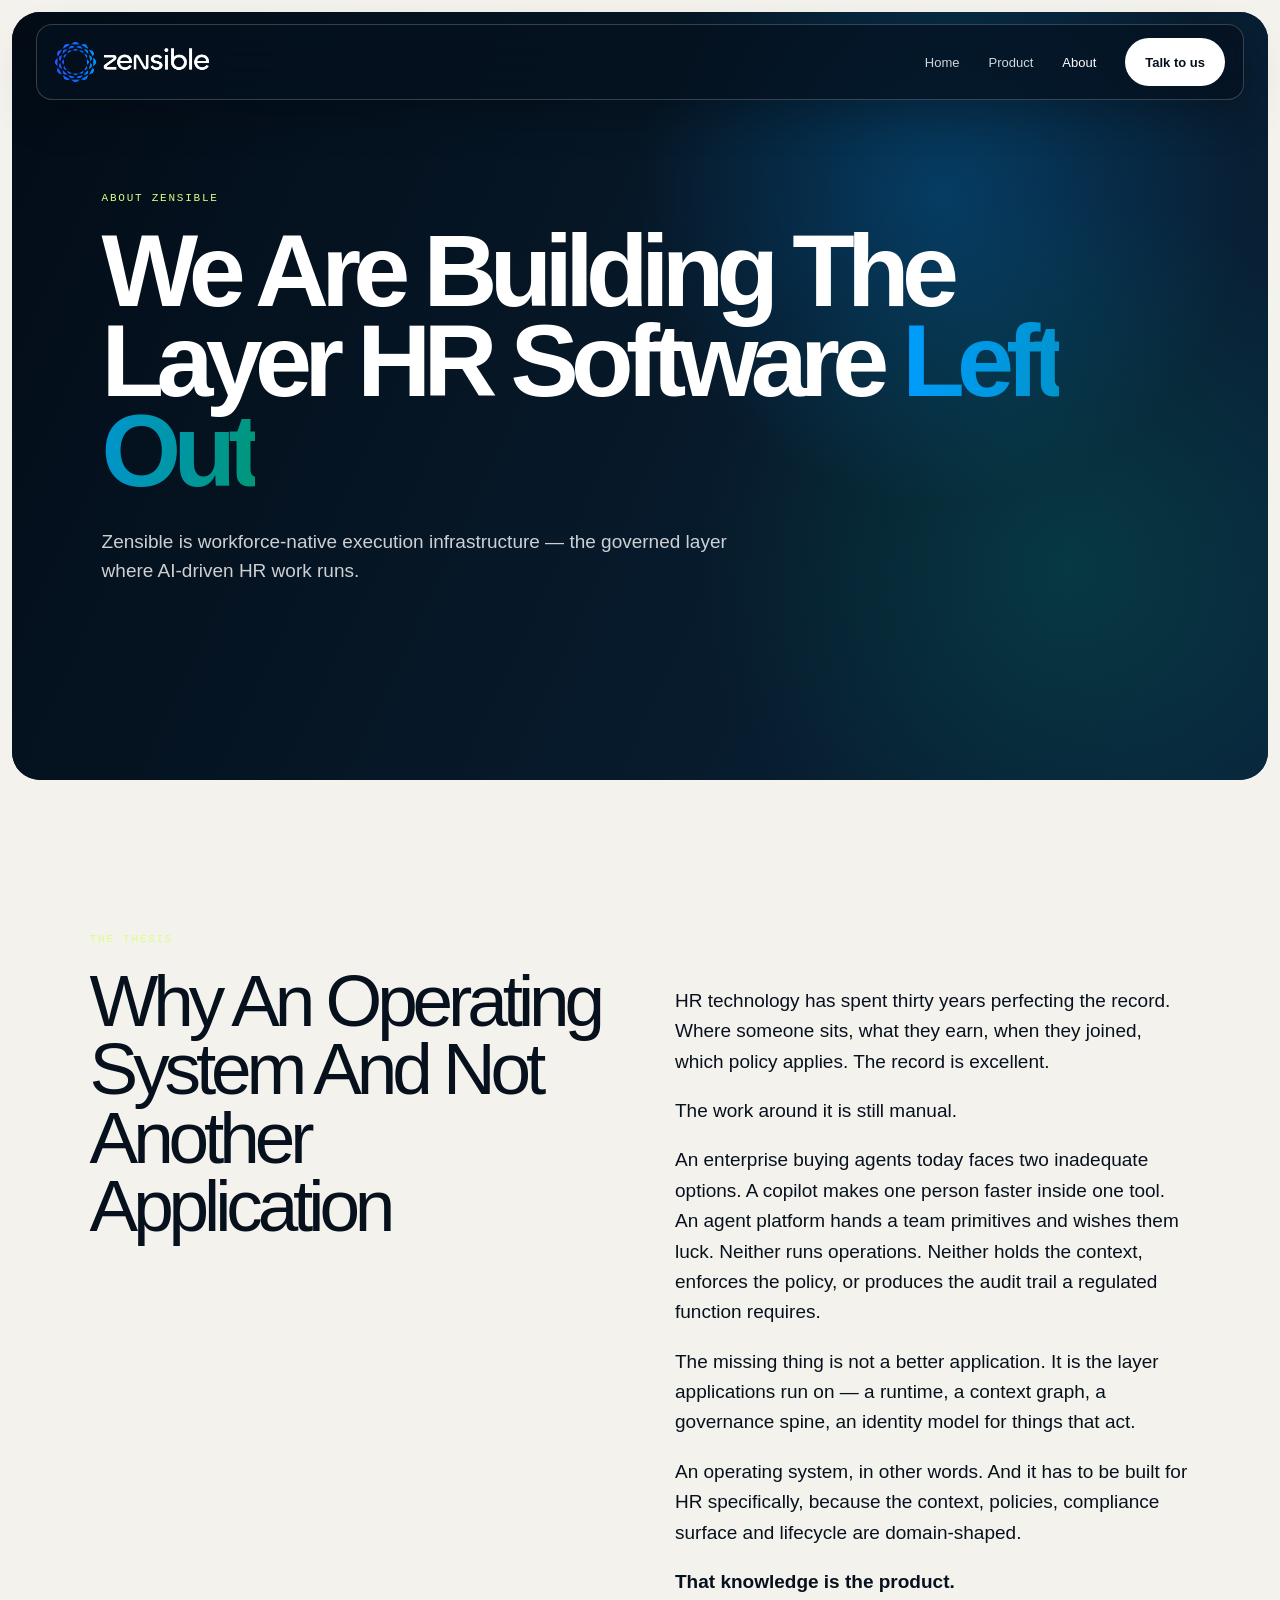
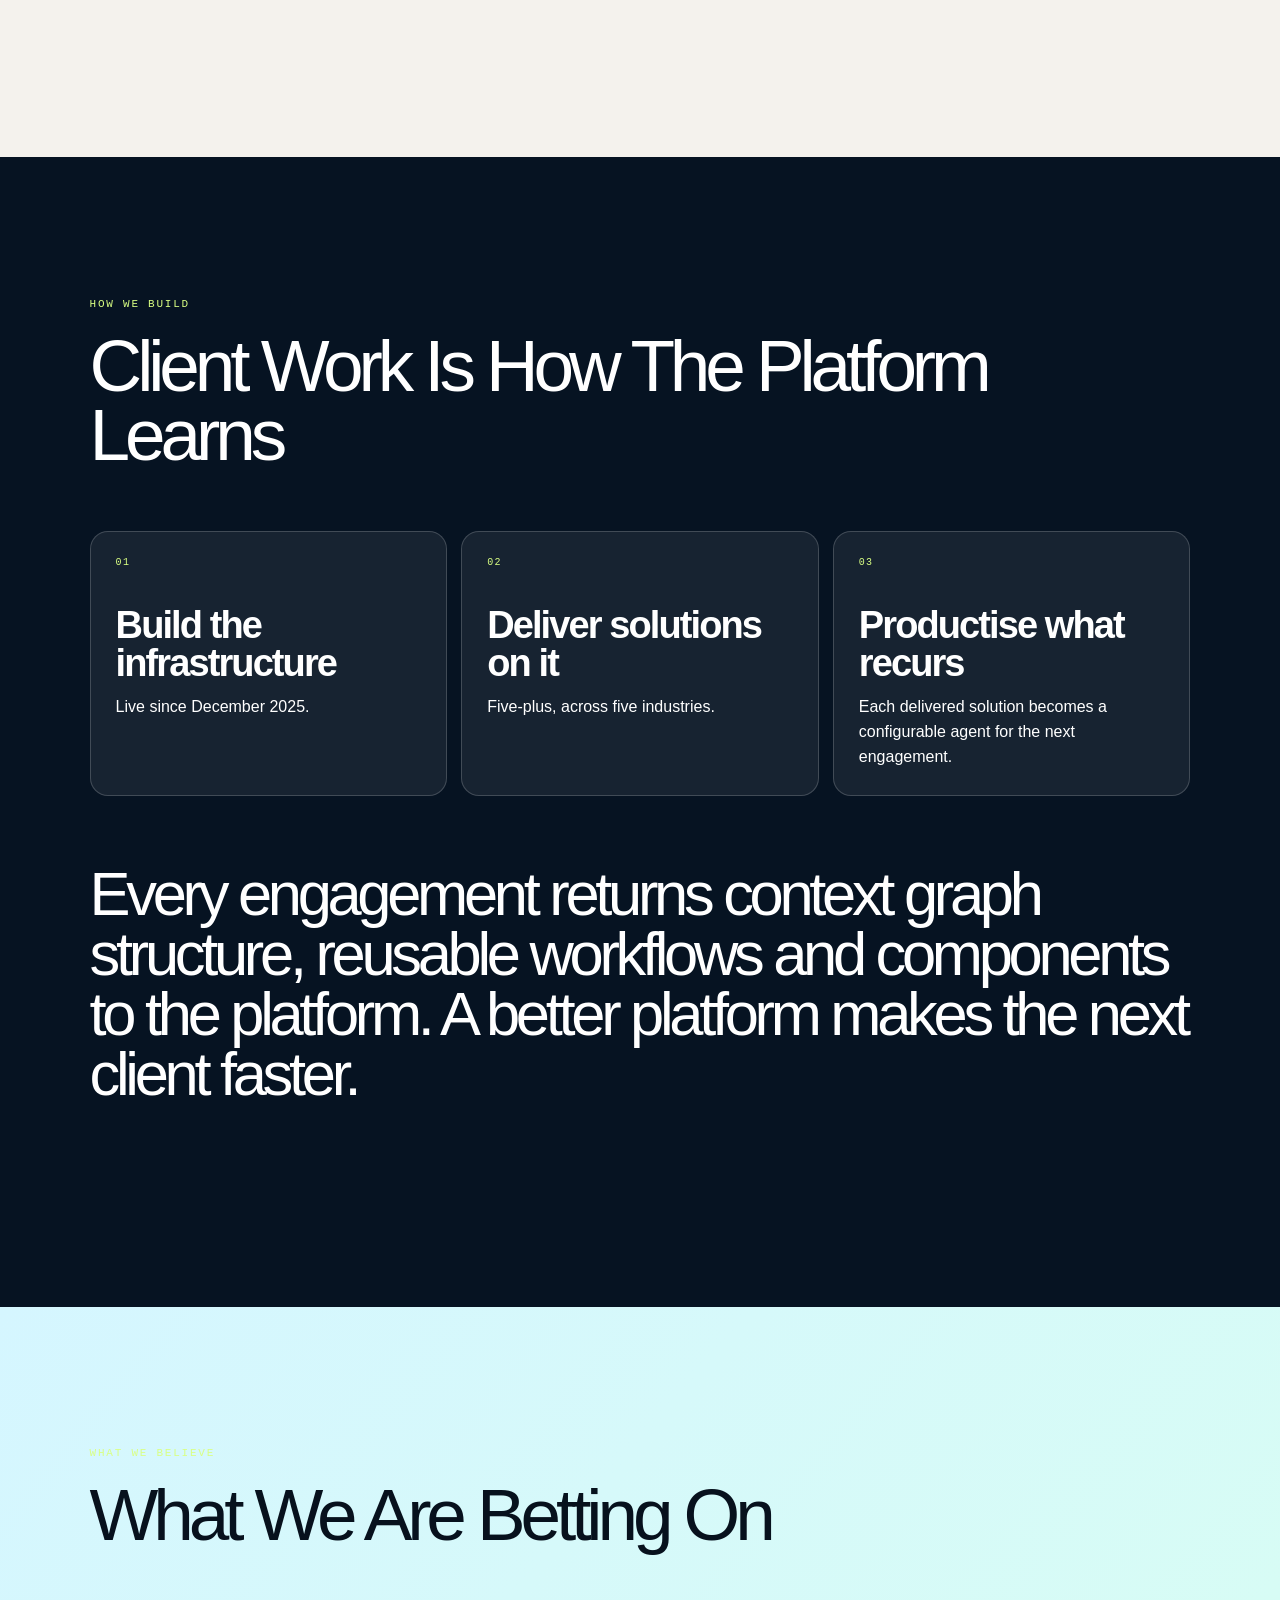
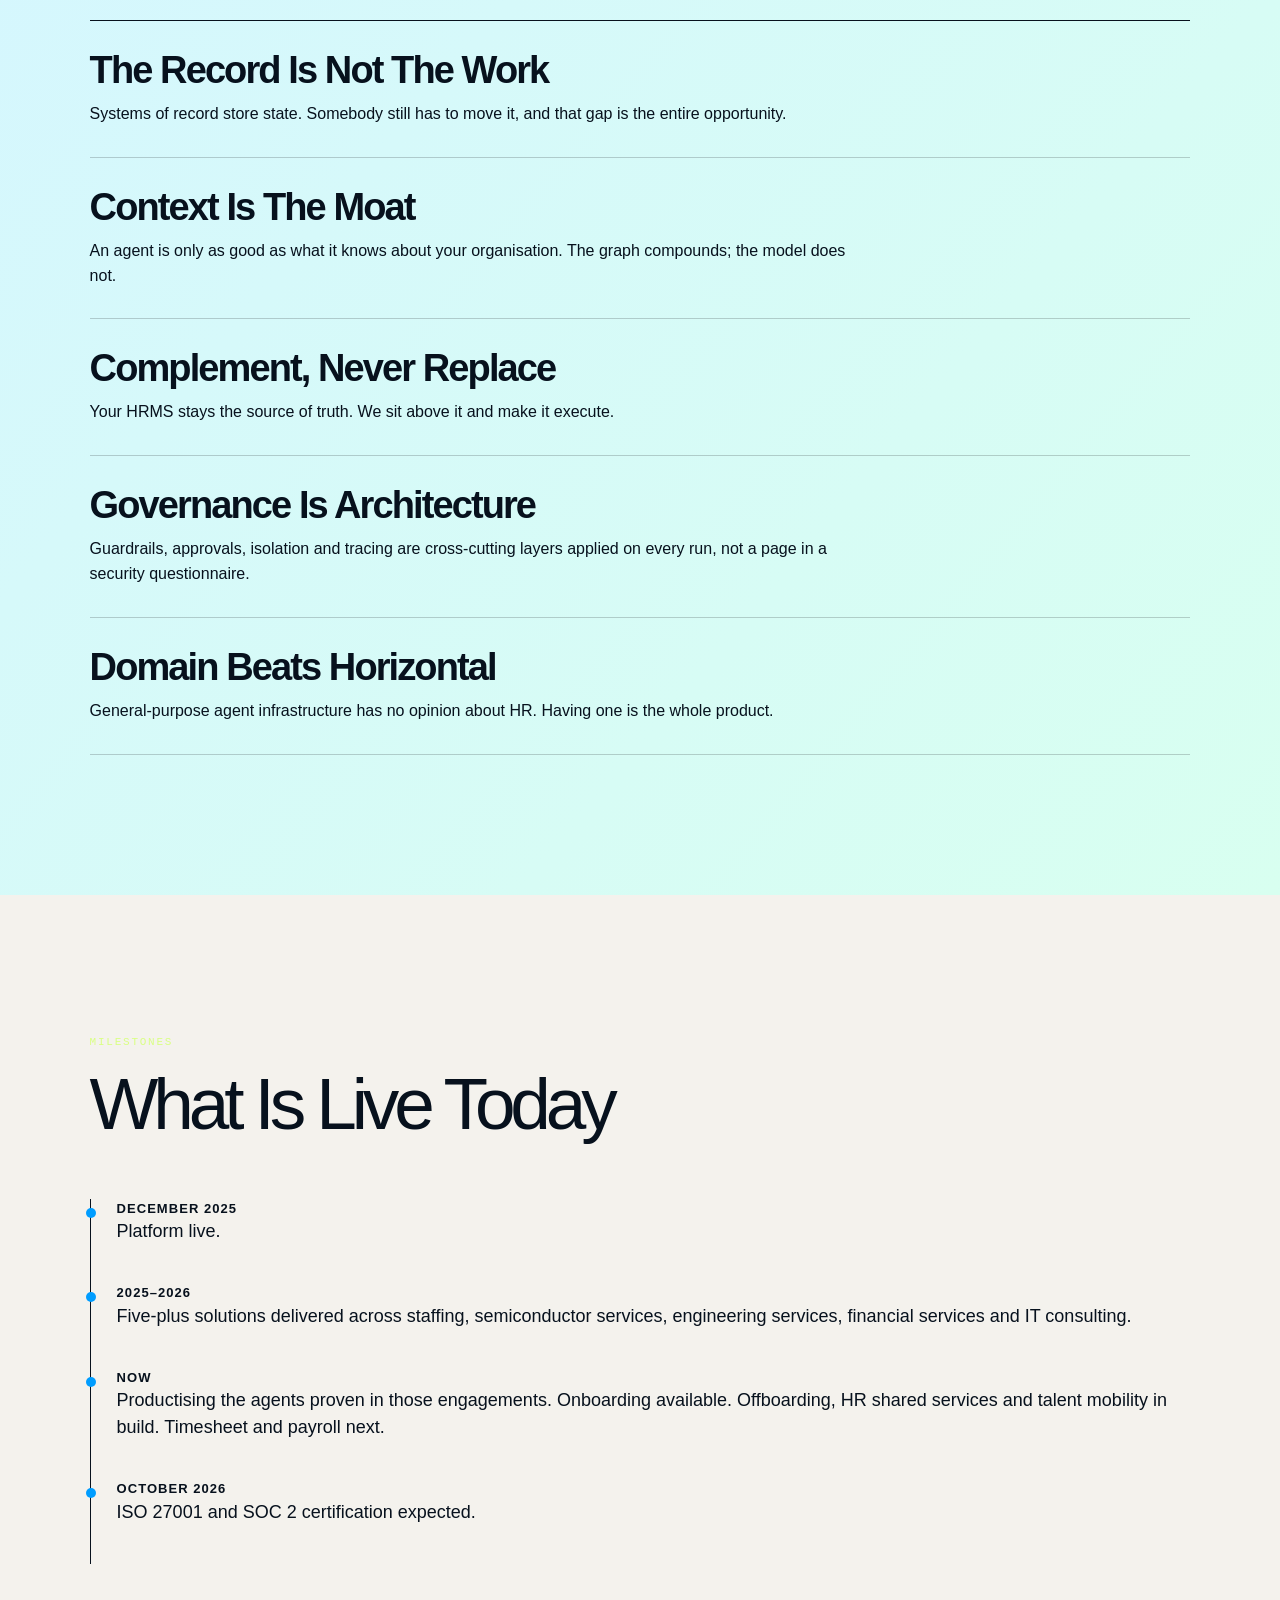
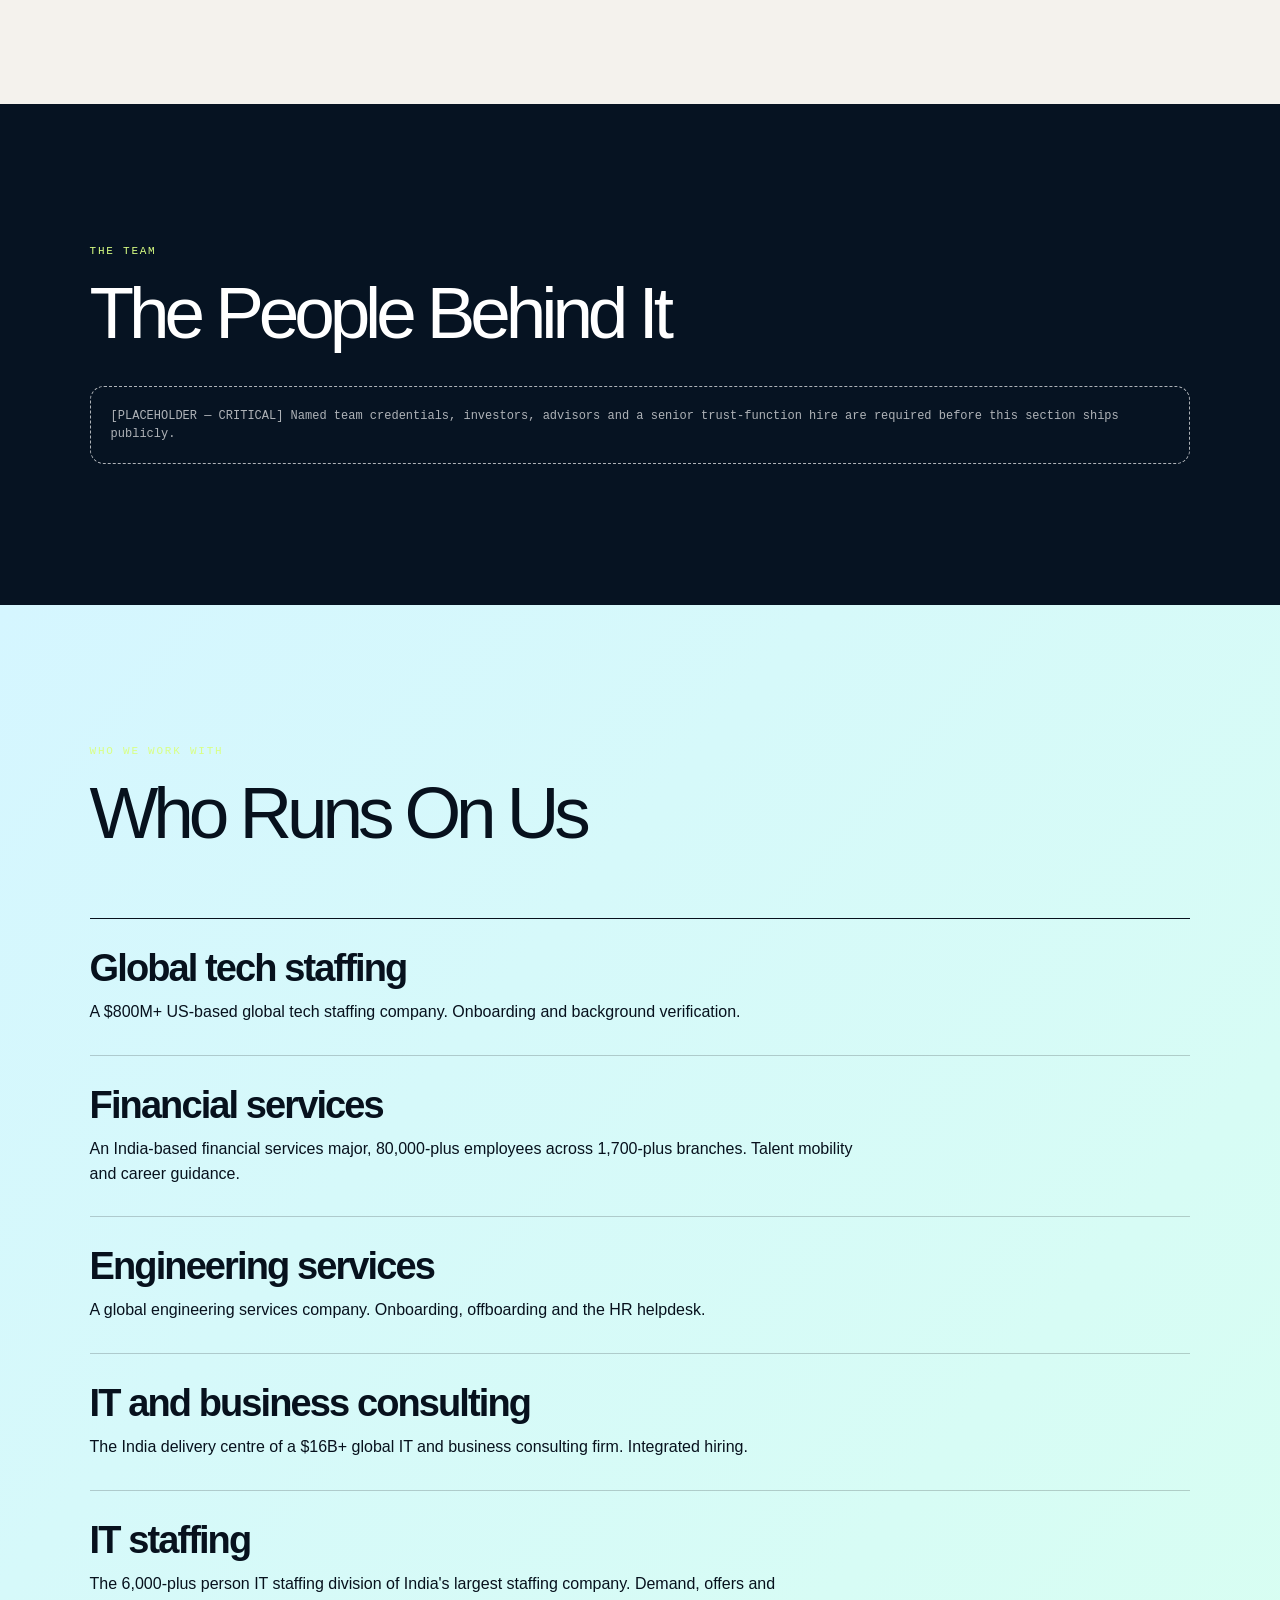
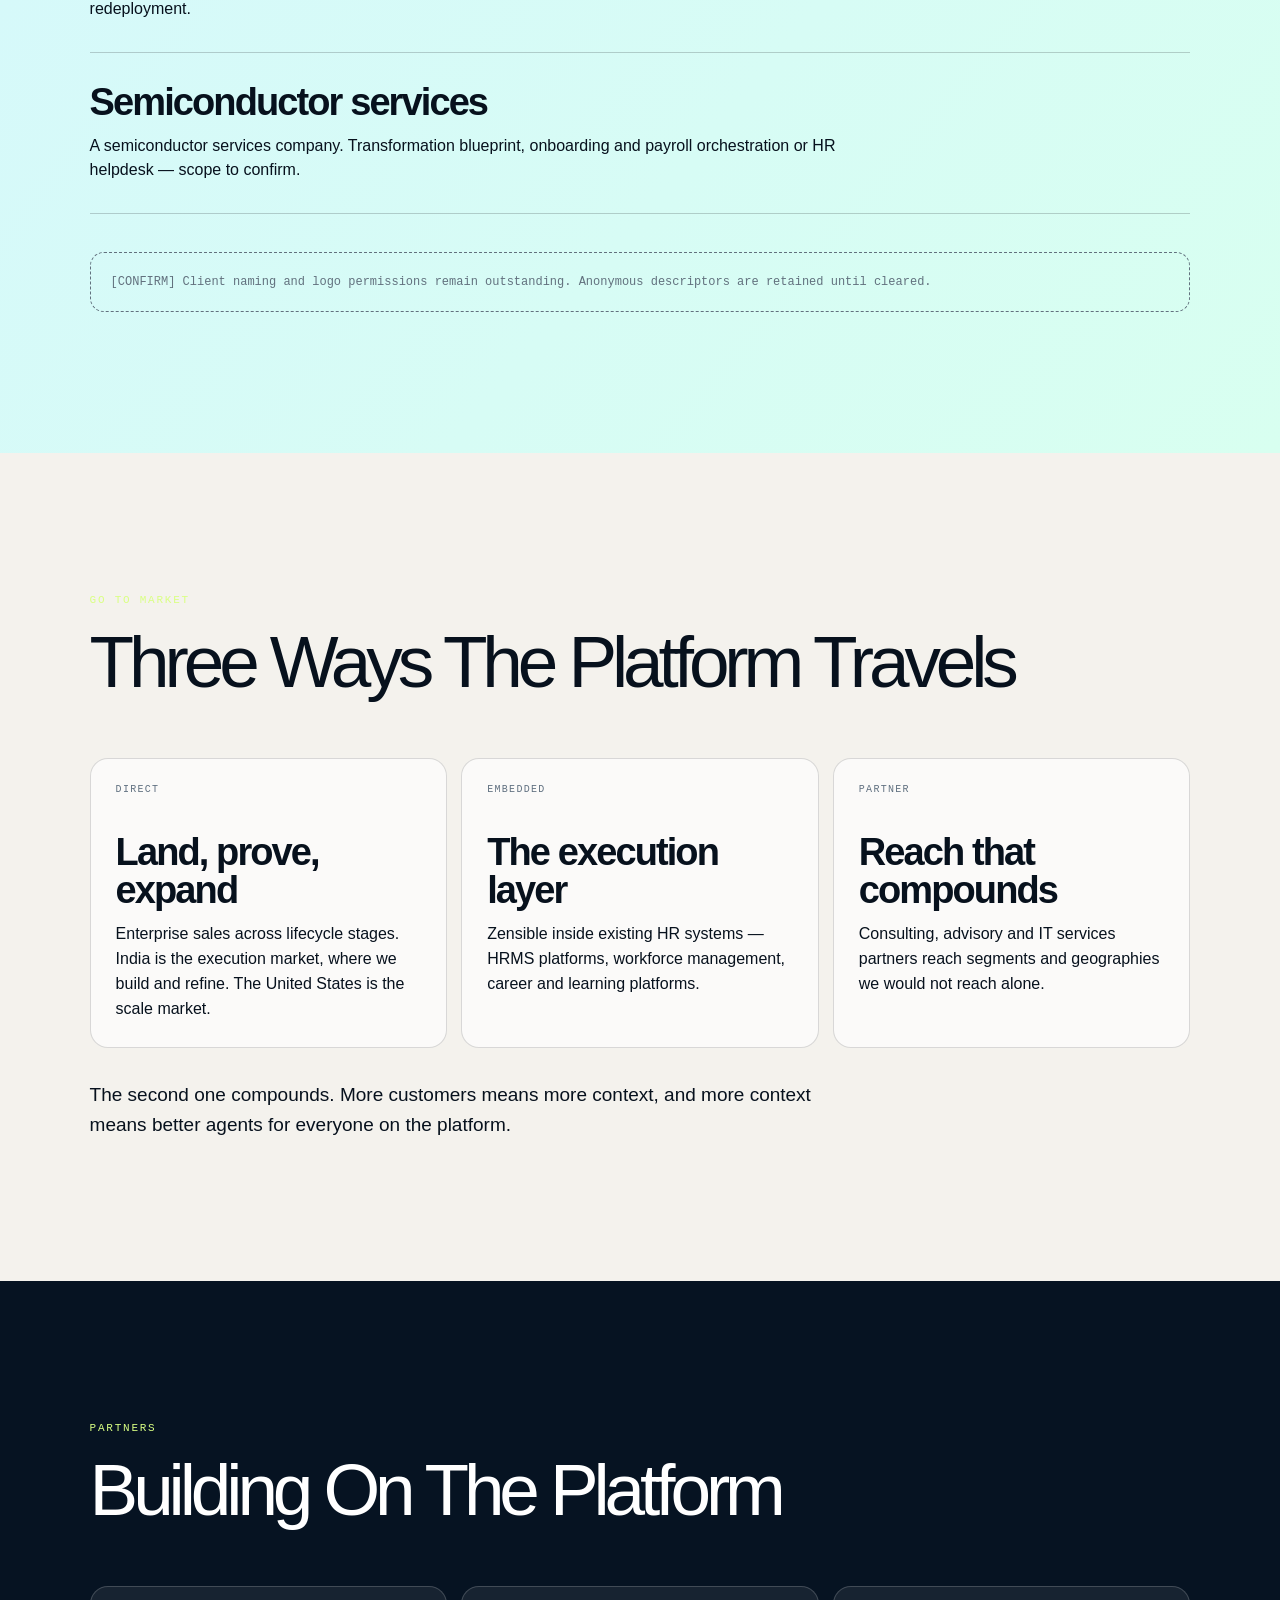
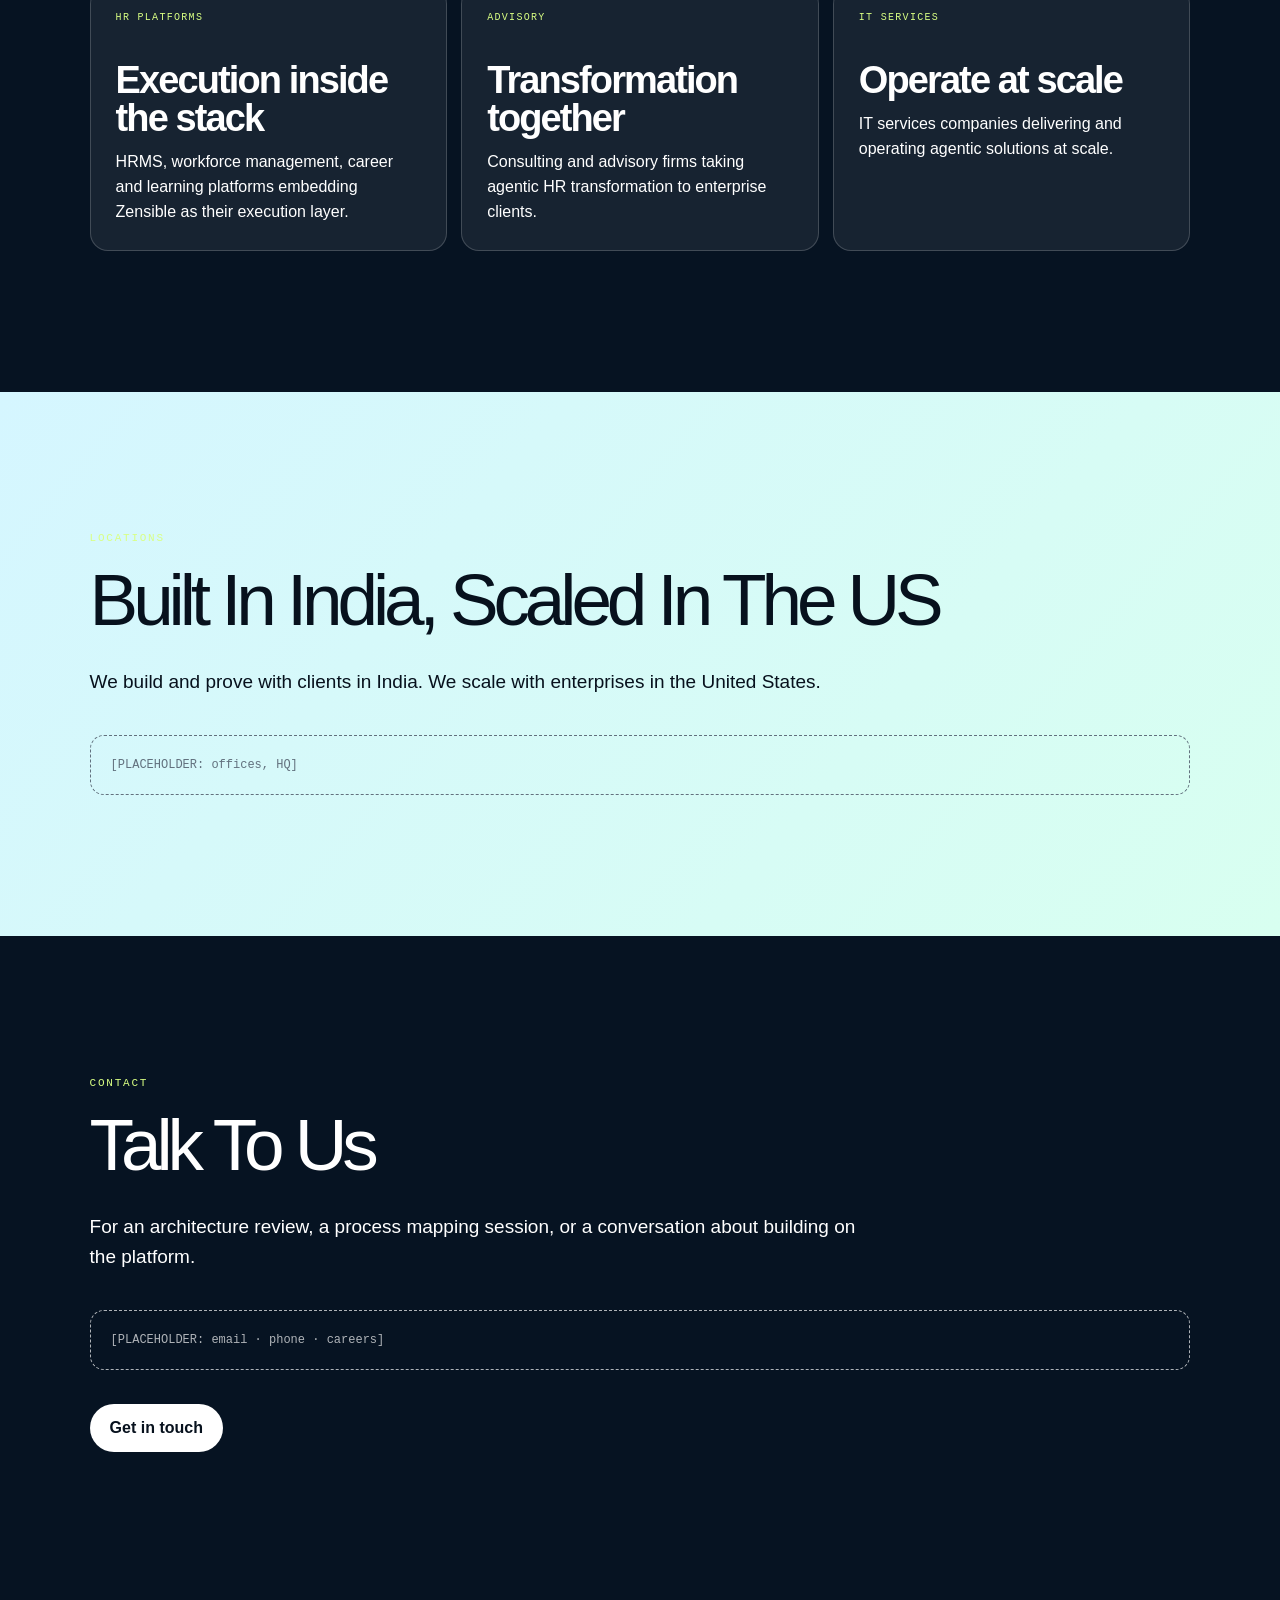
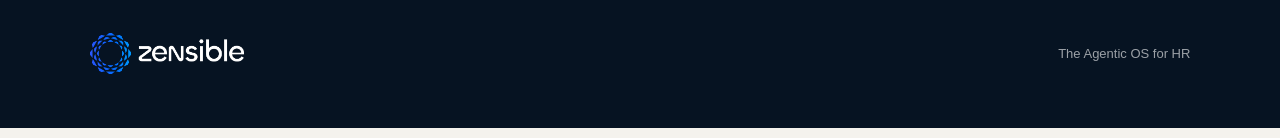
<file: zensible-about.html>
<!doctype html><html lang="en"><head><meta charset="utf-8"><meta name="viewport" content="width=device-width,initial-scale=1"><title>About Zensible — The Agentic OS for HR</title><link rel="stylesheet" href="zensible-pages.css"></head><body>
<nav class="site-nav"><a class="brand" href="index.html"><img src="zensible-logo.png" alt="Zensible"></a><div class="nav-links"><a href="index.html">Home</a><a href="zensible-product.html">Product</a><a class="active" href="zensible-about.html">About</a><a class="nav-cta" href="#contact">Talk to us</a></div></nav>
<main><section class="frame page-hero"><p class="eyebrow">About Zensible</p><h1 class="hero-title">We Are Building The Layer HR Software <span class="gradient">Left Out</span></h1><p class="hero-copy">Zensible is workforce-native execution infrastructure — the governed layer where AI-driven HR work runs.</p></section>
<section class="section"><p class="eyebrow">The thesis</p><div class="split"><h2>Why An Operating System And Not Another Application</h2><div class="intro" style="margin:0"><p>HR technology has spent thirty years perfecting the record. Where someone sits, what they earn, when they joined, which policy applies. The record is excellent.</p><p>The work around it is still manual.</p><p>An enterprise buying agents today faces two inadequate options. A copilot makes one person faster inside one tool. An agent platform hands a team primitives and wishes them luck. Neither runs operations. Neither holds the context, enforces the policy, or produces the audit trail a regulated function requires.</p><p>The missing thing is not a better application. It is the layer applications run on — a runtime, a context graph, a governance spine, an identity model for things that act.</p><p>An operating system, in other words. And it has to be built for HR specifically, because the context, policies, compliance surface and lifecycle are domain-shaped.</p><p><b>That knowledge is the product.</b></p></div></div></section>
<section class="section dark"><p class="eyebrow">How we build</p><h2>Client Work Is How The Platform Learns</h2><div class="card-grid"><article class="card"><small>01</small><h3>Build the infrastructure</h3><p>Live since December 2025.</p></article><article class="card"><small>02</small><h3>Deliver solutions on it</h3><p>Five-plus, across five industries.</p></article><article class="card"><small>03</small><h3>Productise what recurs</h3><p>Each delivered solution becomes a configurable agent for the next engagement.</p></article></div><p class="quote">Every engagement returns context graph structure, reusable workflows and components to the platform. A better platform makes the next client faster.</p></section>
<section class="section teal"><p class="eyebrow">What we believe</p><h2>What We Are Betting On</h2><div class="stack"><article class="statement"><h3>The Record Is Not The Work</h3><p>Systems of record store state. Somebody still has to move it, and that gap is the entire opportunity.</p></article><article class="statement"><h3>Context Is The Moat</h3><p>An agent is only as good as what it knows about your organisation. The graph compounds; the model does not.</p></article><article class="statement"><h3>Complement, Never Replace</h3><p>Your HRMS stays the source of truth. We sit above it and make it execute.</p></article><article class="statement"><h3>Governance Is Architecture</h3><p>Guardrails, approvals, isolation and tracing are cross-cutting layers applied on every run, not a page in a security questionnaire.</p></article><article class="statement"><h3>Domain Beats Horizontal</h3><p>General-purpose agent infrastructure has no opinion about HR. Having one is the whole product.</p></article></div></section>
<section class="section"><p class="eyebrow">Milestones</p><h2>What Is Live Today</h2><div class="timeline"><div><b>December 2025</b>Platform live.</div><div><b>2025–2026</b>Five-plus solutions delivered across staffing, semiconductor services, engineering services, financial services and IT consulting.</div><div><b>Now</b>Productising the agents proven in those engagements. Onboarding available. Offboarding, HR shared services and talent mobility in build. Timesheet and payroll next.</div><div><b>October 2026</b>ISO 27001 and SOC 2 certification expected.</div></div></section>
<section class="section dark"><p class="eyebrow">The team</p><h2>The People Behind It</h2><div class="placeholder">[PLACEHOLDER — CRITICAL] Named team credentials, investors, advisors and a senior trust-function hire are required before this section ships publicly.</div></section>
<section class="section teal"><p class="eyebrow">Who we work with</p><h2>Who Runs On Us</h2><div class="stack"><article class="statement"><h3>Global tech staffing</h3><p>A $800M+ US-based global tech staffing company. Onboarding and background verification.</p></article><article class="statement"><h3>Financial services</h3><p>An India-based financial services major, 80,000-plus employees across 1,700-plus branches. Talent mobility and career guidance.</p></article><article class="statement"><h3>Engineering services</h3><p>A global engineering services company. Onboarding, offboarding and the HR helpdesk.</p></article><article class="statement"><h3>IT and business consulting</h3><p>The India delivery centre of a $16B+ global IT and business consulting firm. Integrated hiring.</p></article><article class="statement"><h3>IT staffing</h3><p>The 6,000-plus person IT staffing division of India's largest staffing company. Demand, offers and redeployment.</p></article><article class="statement"><h3>Semiconductor services</h3><p>A semiconductor services company. Transformation blueprint, onboarding and payroll orchestration or HR helpdesk — scope to confirm.</p></article></div><div class="placeholder">[CONFIRM] Client naming and logo permissions remain outstanding. Anonymous descriptors are retained until cleared.</div></section>
<section class="section"><p class="eyebrow">Go to market</p><h2>Three Ways The Platform Travels</h2><div class="card-grid"><article class="card"><small>Direct</small><h3>Land, prove, expand</h3><p>Enterprise sales across lifecycle stages. India is the execution market, where we build and refine. The United States is the scale market.</p></article><article class="card"><small>Embedded</small><h3>The execution layer</h3><p>Zensible inside existing HR systems — HRMS platforms, workforce management, career and learning platforms.</p></article><article class="card"><small>Partner</small><h3>Reach that compounds</h3><p>Consulting, advisory and IT services partners reach segments and geographies we would not reach alone.</p></article></div><p class="intro">The second one compounds. More customers means more context, and more context means better agents for everyone on the platform.</p></section>
<section class="section dark"><p class="eyebrow">Partners</p><h2>Building On The Platform</h2><div class="card-grid"><article class="card"><small>HR platforms</small><h3>Execution inside the stack</h3><p>HRMS, workforce management, career and learning platforms embedding Zensible as their execution layer.</p></article><article class="card"><small>Advisory</small><h3>Transformation together</h3><p>Consulting and advisory firms taking agentic HR transformation to enterprise clients.</p></article><article class="card"><small>IT services</small><h3>Operate at scale</h3><p>IT services companies delivering and operating agentic solutions at scale.</p></article></div></section>
<section class="section teal"><p class="eyebrow">Locations</p><h2>Built In India, Scaled In The US</h2><p class="intro">We build and prove with clients in India. We scale with enterprises in the United States.</p><div class="placeholder">[PLACEHOLDER: offices, HQ]</div></section>
<section class="section dark" id="contact"><p class="eyebrow">Contact</p><h2>Talk To Us</h2><p class="intro">For an architecture review, a process mapping session, or a conversation about building on the platform.</p><div class="placeholder">[PLACEHOLDER: email · phone · careers]</div><div class="hero-actions" style="margin-top:34px"><a class="button" href="mailto:hello@zensible.com">Get in touch</a></div></section></main><footer class="footer"><img src="zensible-logo.png" alt="Zensible"><p>The Agentic OS for HR</p></footer></body></html>
</file>
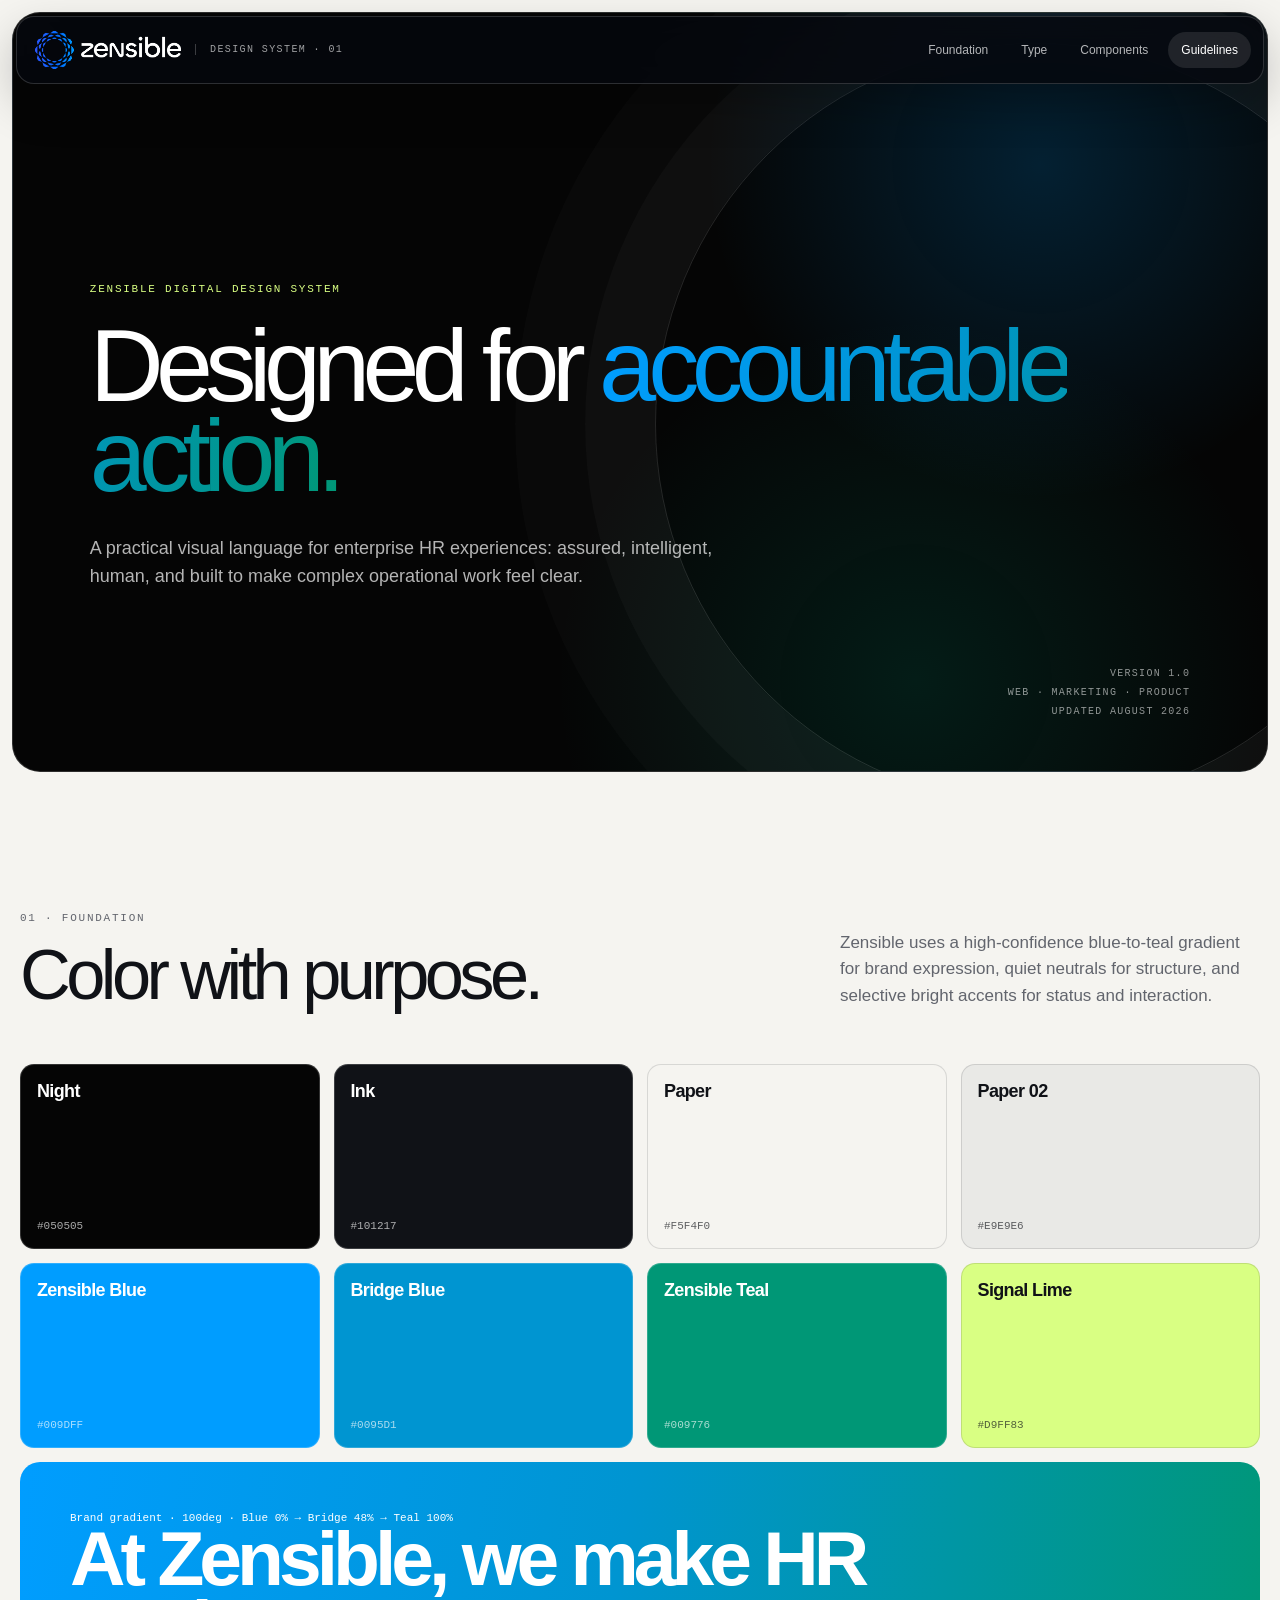
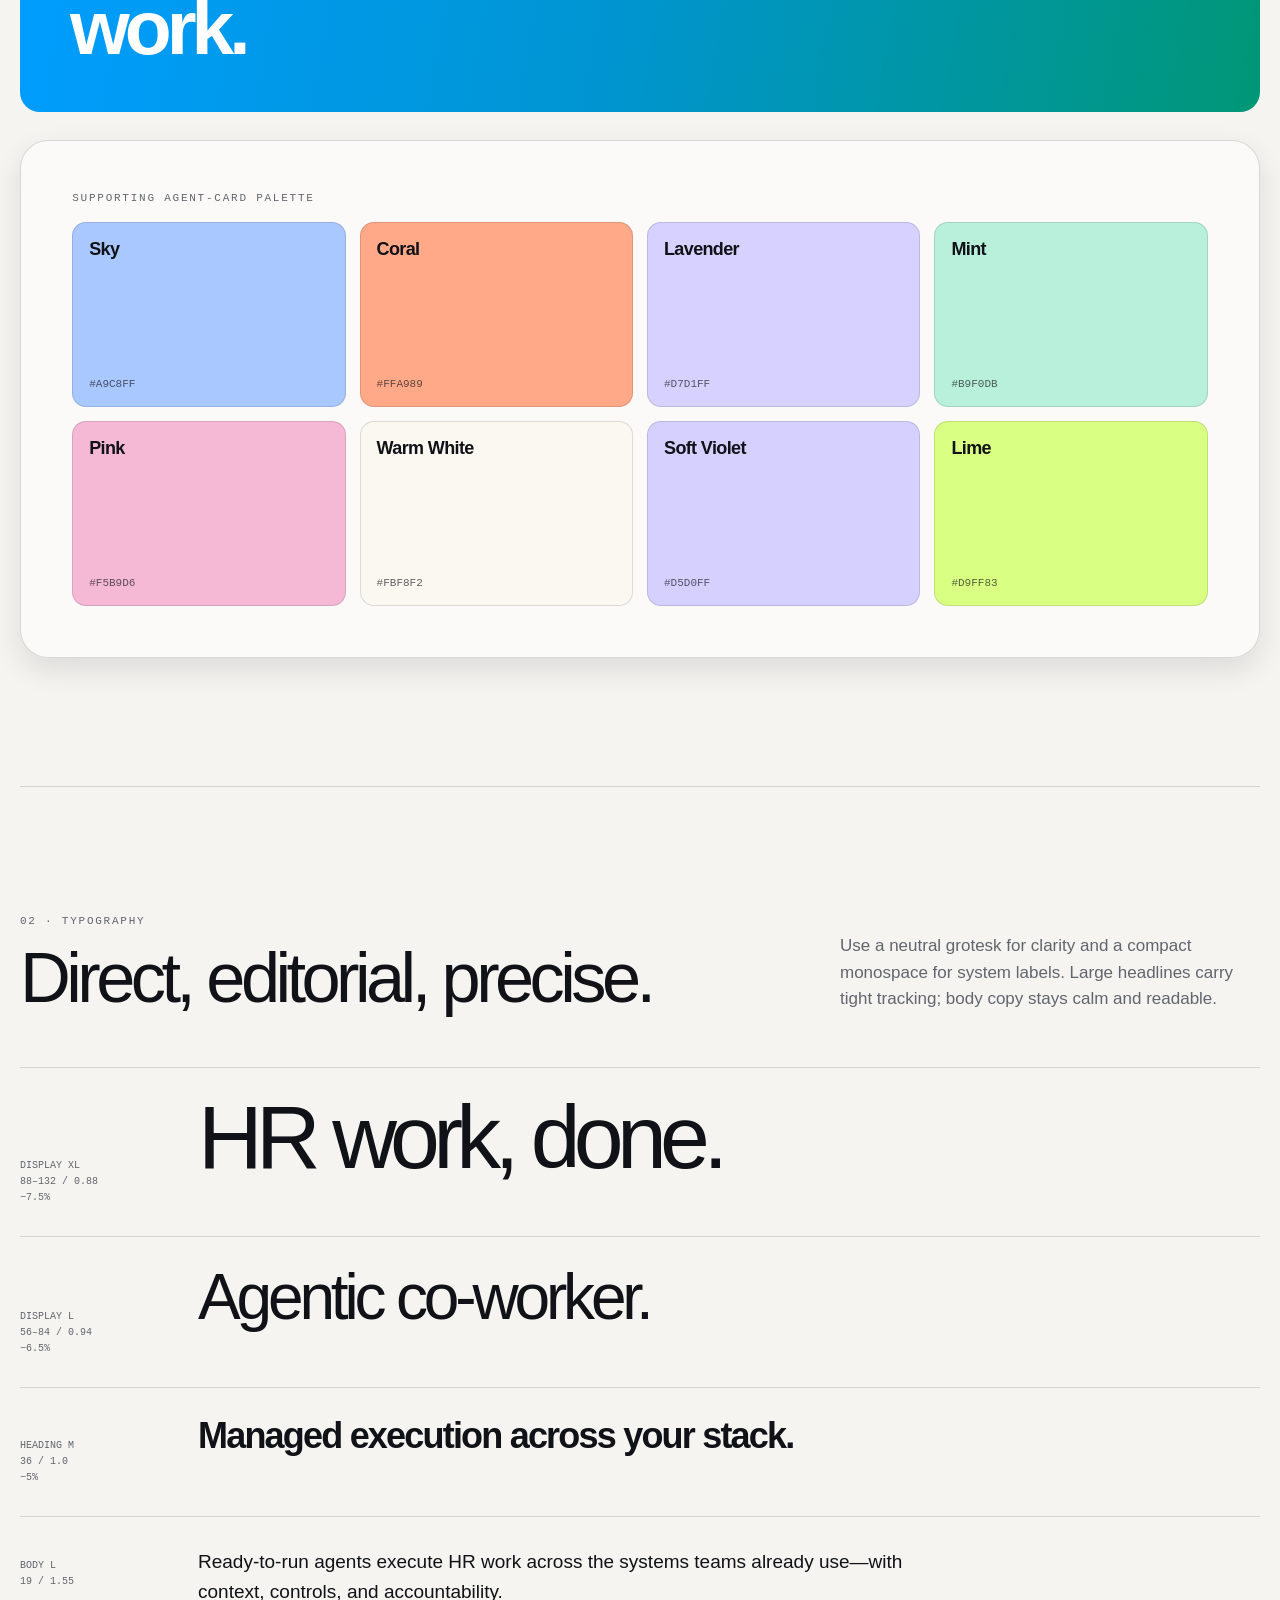
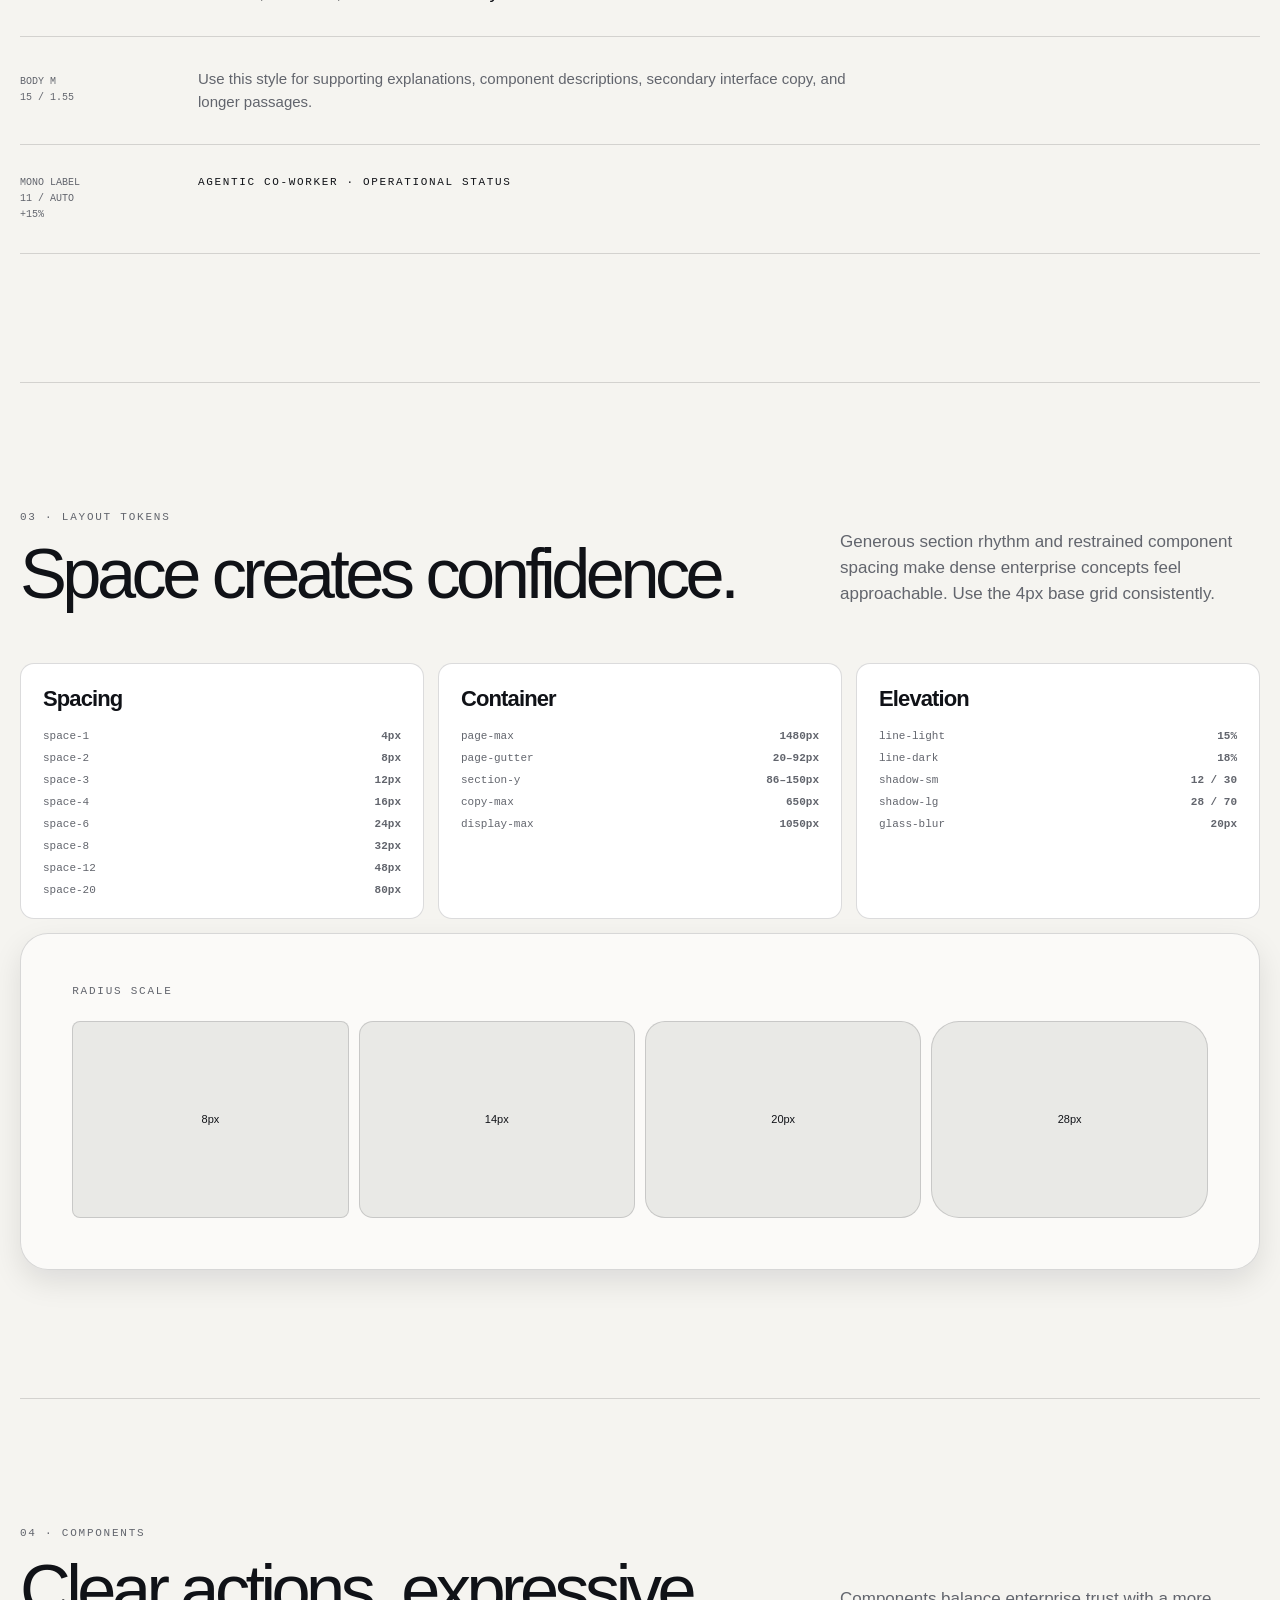
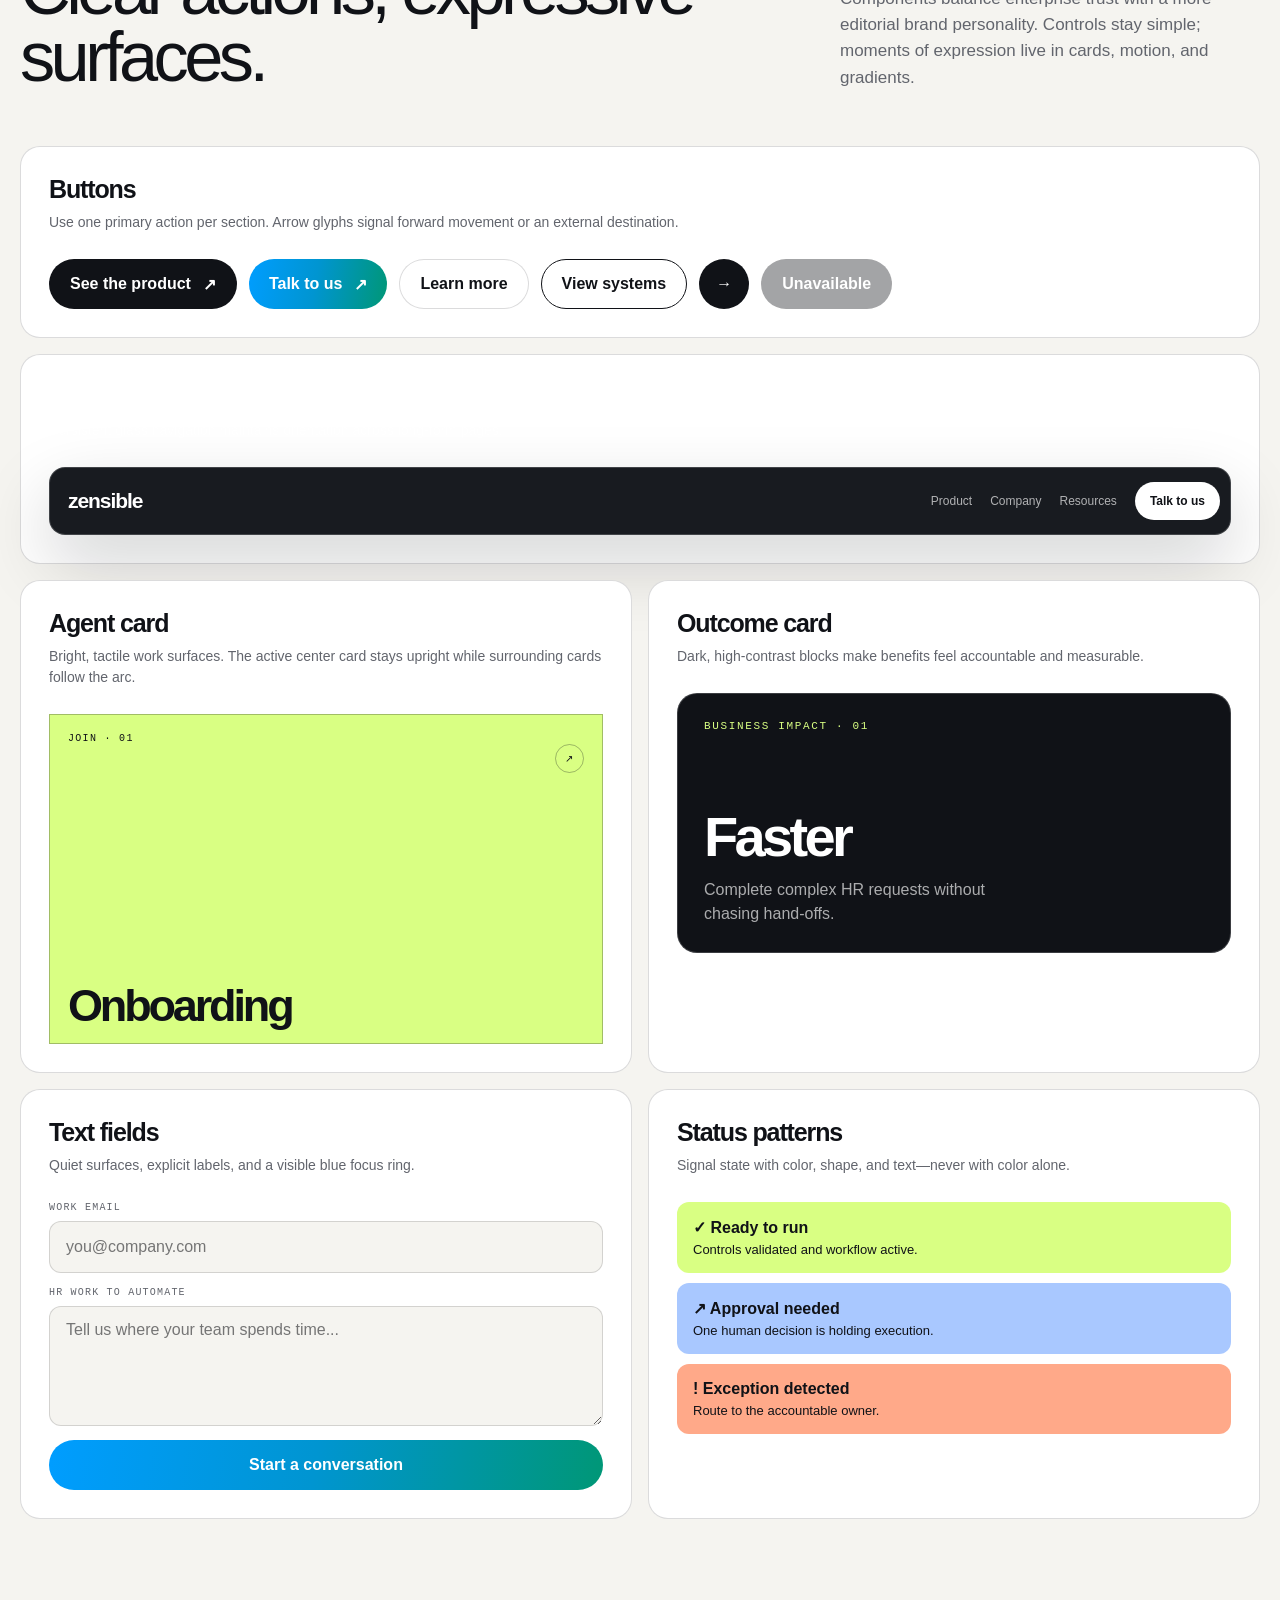
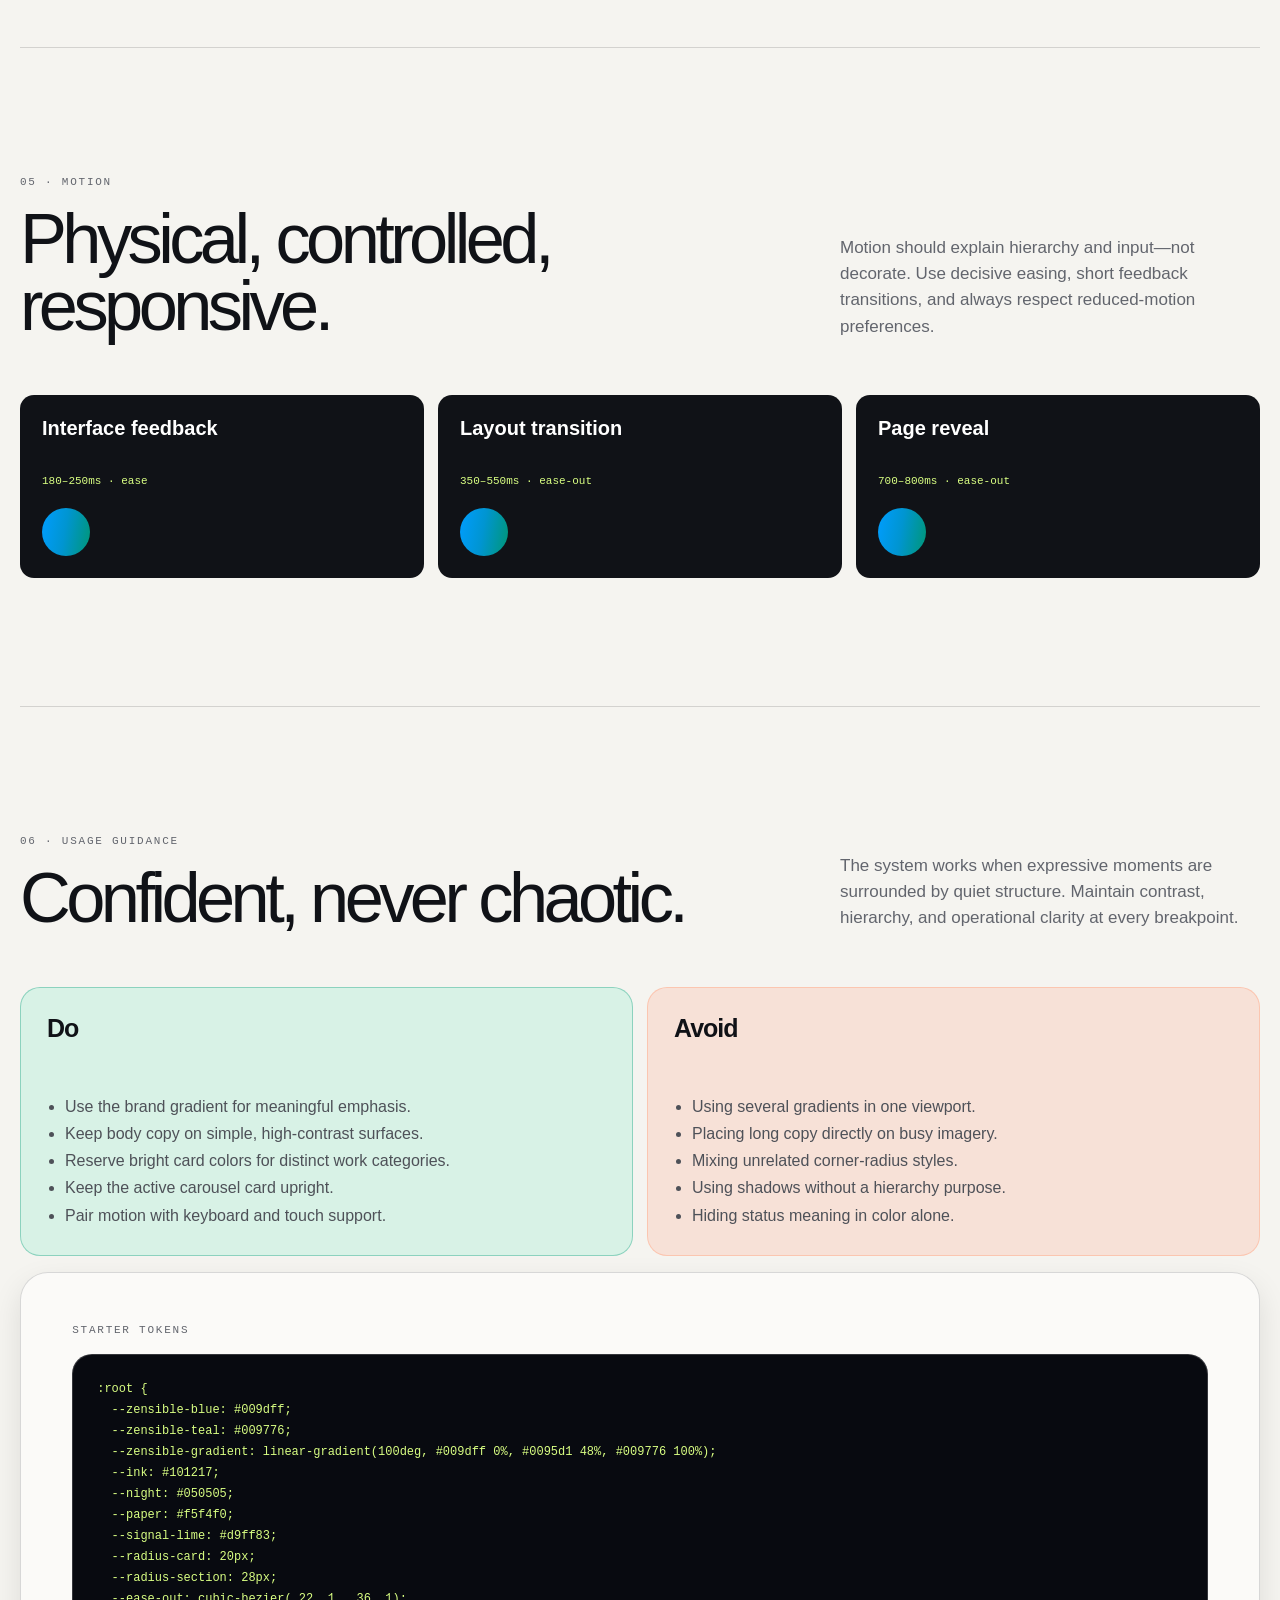
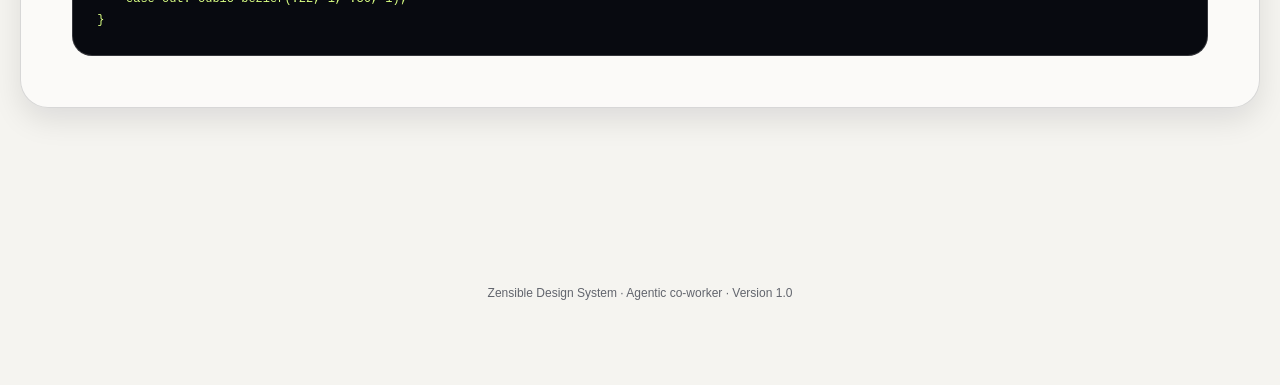
<file: zensible-design-system.html>
<!doctype html>
<html lang="en">
<head>
  <meta charset="utf-8">
  <meta name="viewport" content="width=device-width, initial-scale=1">
  <meta name="description" content="Zensible digital design system for web experiences.">
  <title>Zensible Design System</title>
  <style>
    :root {
      --ink: #101217;
      --night: #050505;
      --navy: #000812;
      --paper: #f5f4f0;
      --paper-2: #e9e9e6;
      --white: #ffffff;
      --blue: #009dff;
      --blue-mid: #0095d1;
      --teal: #009776;
      --lime: #d9ff83;
      --violet: #8e7dff;
      --coral: #ffa989;
      --sky: #a9c8ff;
      --mint: #b9f0db;
      --pink: #f5b9d6;
      --lavender: #d7d1ff;
      --line: rgba(16, 18, 23, .15);
      --line-dark: rgba(255, 255, 255, .18);
      --muted: #62656d;
      --muted-dark: rgba(255, 255, 255, .65);
      --gradient-brand: linear-gradient(100deg, #009dff 0%, #0095d1 48%, #009776 100%);
      --radius-xs: 8px;
      --radius-sm: 14px;
      --radius-md: 20px;
      --radius-lg: 28px;
      --radius-pill: 999px;
      --shadow-sm: 0 12px 30px rgba(8, 10, 16, .10);
      --shadow-lg: 0 28px 70px rgba(8, 10, 16, .18);
      --ease-out: cubic-bezier(.22, 1, .36, 1);
      --page: min(1480px, calc(100% - 40px));
    }

    * { box-sizing: border-box; }
    html { scroll-behavior: smooth; }
    body {
      margin: 0;
      color: var(--ink);
      background: var(--paper);
      font-family: Inter, "Helvetica Neue", Arial, sans-serif;
      -webkit-font-smoothing: antialiased;
    }
    a { color: inherit; text-decoration: none; }
    button, input, textarea { font: inherit; }
    button { color: inherit; }

    .topbar {
      position: fixed;
      z-index: 50;
      top: 16px;
      left: 50%;
      width: min(1460px, calc(100% - 32px));
      min-height: 68px;
      padding: 10px 12px 10px 18px;
      display: flex;
      align-items: center;
      justify-content: space-between;
      border: 1px solid rgba(255, 255, 255, .16);
      border-radius: 18px;
      background: rgba(5, 8, 14, .82);
      color: var(--white);
      box-shadow: 0 18px 46px rgba(0, 0, 0, .24);
      backdrop-filter: blur(20px);
      transform: translateX(-50%);
    }
    .brand { display: inline-flex; align-items: center; gap: 14px; }
    .brand img { display: block; width: 146px; height: auto; }
    .brand span {
      padding-left: 14px;
      border-left: 1px solid rgba(255, 255, 255, .22);
      color: rgba(255, 255, 255, .62);
      font: 10px "SFMono-Regular", Consolas, monospace;
      letter-spacing: .14em;
      text-transform: uppercase;
    }
    .topnav { display: flex; align-items: center; gap: 7px; }
    .topnav a {
      padding: 11px 13px;
      border-radius: 999px;
      color: rgba(255, 255, 255, .7);
      font-size: 12px;
      transition: background .2s ease, color .2s ease;
    }
    .topnav a:hover, .topnav a.active { color: white; background: rgba(255, 255, 255, .1); }

    .hero {
      position: relative;
      min-height: 760px;
      margin: 12px;
      padding: 160px clamp(24px, 6vw, 92px) 70px;
      display: grid;
      align-content: center;
      overflow: hidden;
      border: 1px solid rgba(255, 255, 255, .16);
      border-radius: var(--radius-lg);
      color: white;
      background:
        radial-gradient(circle at 82% 20%, rgba(0, 157, 255, .18), transparent 28%),
        radial-gradient(circle at 72% 88%, rgba(0, 151, 118, .16), transparent 32%),
        var(--night);
    }
    .hero::after {
      content: "";
      position: absolute;
      width: min(760px, 70vw);
      aspect-ratio: 1;
      right: -12%;
      top: 4%;
      border: 1px solid rgba(255, 255, 255, .13);
      border-radius: 50%;
      box-shadow: 0 0 0 70px rgba(255, 255, 255, .025), 0 0 0 140px rgba(255, 255, 255, .015);
    }
    .hero-copy { position: relative; z-index: 1; max-width: 1120px; }
    .kicker, .section-label, .spec-label {
      font: 11px "SFMono-Regular", Consolas, monospace;
      letter-spacing: .16em;
      text-transform: uppercase;
    }
    .kicker { margin-bottom: 26px; color: var(--lime); }
    h1 {
      max-width: 1050px;
      margin: 0;
      font-size: clamp(64px, 8vw, 132px);
      line-height: .88;
      letter-spacing: -.075em;
      font-weight: 540;
    }
    .gradient-text {
      background: var(--gradient-brand);
      background-clip: text;
      -webkit-background-clip: text;
      color: transparent;
    }
    .hero-copy > p {
      max-width: 650px;
      margin: 34px 0 0;
      color: rgba(255, 255, 255, .7);
      font-size: 18px;
      line-height: 1.55;
    }
    .hero-meta {
      position: absolute;
      z-index: 1;
      right: clamp(24px, 6vw, 92px);
      bottom: 54px;
      display: grid;
      gap: 8px;
      color: rgba(255, 255, 255, .56);
      text-align: right;
      font: 10px "SFMono-Regular", Consolas, monospace;
      letter-spacing: .13em;
      text-transform: uppercase;
    }

    .layout { width: var(--page); margin: 0 auto; }
    .section {
      scroll-margin-top: 110px;
      padding: clamp(86px, 10vw, 150px) 0;
      border-bottom: 1px solid var(--line);
    }
    .section:last-child { border-bottom: 0; }
    .section-head {
      display: grid;
      grid-template-columns: minmax(0, 1fr) minmax(260px, 420px);
      gap: 50px;
      align-items: end;
      margin-bottom: 55px;
    }
    .section-label { margin-bottom: 18px; color: var(--muted); }
    h2 {
      max-width: 920px;
      margin: 0;
      font-size: clamp(42px, 5.5vw, 84px);
      line-height: .95;
      letter-spacing: -.065em;
      font-weight: 540;
    }
    .section-intro { margin: 0; color: var(--muted); font-size: 17px; line-height: 1.55; }
    .panel {
      padding: clamp(24px, 4vw, 52px);
      border: 1px solid var(--line);
      border-radius: var(--radius-lg);
      background: rgba(255, 255, 255, .56);
      box-shadow: var(--shadow-sm);
    }
    .dark-panel { color: white; border-color: var(--line-dark); background: var(--night); }
    .spec-label { margin-bottom: 18px; color: var(--muted); }
    .dark-panel .spec-label { color: rgba(255, 255, 255, .55); }

    .swatch-grid { display: grid; grid-template-columns: repeat(4, minmax(0, 1fr)); gap: 14px; }
    .swatch {
      min-height: 185px;
      padding: 16px;
      display: flex;
      flex-direction: column;
      justify-content: space-between;
      border: 1px solid rgba(16, 18, 23, .13);
      border-radius: var(--radius-sm);
      cursor: pointer;
      transition: transform .3s var(--ease-out), box-shadow .3s ease;
    }
    .swatch:hover { transform: translateY(-5px); box-shadow: var(--shadow-sm); }
    .swatch strong { font-size: 18px; letter-spacing: -.035em; }
    .swatch code { font: 11px "SFMono-Regular", Consolas, monospace; opacity: .66; }
    .swatch.dark { color: white; border-color: rgba(255, 255, 255, .18); }
    .gradient-sample {
      min-height: 220px;
      margin-top: 14px;
      padding: clamp(24px, 4vw, 50px);
      display: flex;
      flex-direction: column;
      justify-content: space-between;
      border-radius: var(--radius-md);
      color: white;
      background: var(--gradient-brand);
    }
    .gradient-sample b { max-width: 800px; font-size: clamp(36px, 6vw, 78px); line-height: .9; letter-spacing: -.065em; }
    .gradient-sample code { font: 11px "SFMono-Regular", Consolas, monospace; }

    .type-stack { display: grid; gap: 0; }
    .type-row {
      display: grid;
      grid-template-columns: 150px 1fr;
      gap: 28px;
      align-items: baseline;
      padding: 30px 0;
      border-top: 1px solid var(--line);
    }
    .type-row:last-child { border-bottom: 1px solid var(--line); }
    .type-meta { color: var(--muted); font: 10px/1.6 "SFMono-Regular", Consolas, monospace; text-transform: uppercase; }
    .display-xl { font-size: clamp(54px, 7vw, 104px); line-height: .88; letter-spacing: -.075em; font-weight: 540; }
    .display-l { font-size: clamp(40px, 5vw, 72px); line-height: .94; letter-spacing: -.065em; font-weight: 540; }
    .heading-m { font-size: 36px; line-height: 1; letter-spacing: -.05em; font-weight: 580; }
    .body-l { max-width: 720px; font-size: 19px; line-height: 1.55; }
    .body-m { max-width: 650px; color: var(--muted); font-size: 15px; line-height: 1.55; }
    .mono { font: 11px "SFMono-Regular", Consolas, monospace; letter-spacing: .15em; text-transform: uppercase; }

    .token-grid { display: grid; grid-template-columns: repeat(3, 1fr); gap: 14px; }
    .token-card { min-height: 180px; padding: 22px; border: 1px solid var(--line); border-radius: var(--radius-sm); background: white; }
    .token-card h3 { margin: 0 0 18px; font-size: 22px; letter-spacing: -.04em; }
    .token-list { display: grid; gap: 10px; }
    .token { display: flex; justify-content: space-between; gap: 16px; color: var(--muted); font: 11px "SFMono-Regular", Consolas, monospace; }
    .radius-demo { display: grid; grid-template-columns: repeat(4, 1fr); gap: 10px; margin-top: 24px; }
    .radius-demo div { aspect-ratio: 1.4; display: grid; place-items: center; border: 1px solid var(--line); background: var(--paper-2); font-size: 11px; }

    .button-row { display: flex; flex-wrap: wrap; gap: 12px; align-items: center; }
    .btn {
      min-height: 50px;
      padding: 0 20px;
      display: inline-flex;
      align-items: center;
      justify-content: center;
      gap: 12px;
      border: 1px solid transparent;
      border-radius: var(--radius-pill);
      background: var(--ink);
      color: white;
      font-weight: 680;
      cursor: pointer;
      transition: transform .25s var(--ease-out), box-shadow .25s ease, background .2s ease;
    }
    .btn:hover { transform: translateY(-3px); box-shadow: 0 14px 28px rgba(16, 18, 23, .18); }
    .btn:focus-visible, input:focus-visible, textarea:focus-visible, .swatch:focus-visible { outline: 3px solid var(--blue); outline-offset: 3px; }
    .btn.secondary { color: var(--ink); border-color: var(--line); background: white; }
    .btn.gradient { border: 0; background: var(--gradient-brand); }
    .btn.ghost { color: var(--ink); border-color: var(--ink); background: transparent; }
    .btn.icon { width: 50px; padding: 0; }
    .btn[disabled] { opacity: .38; cursor: not-allowed; transform: none; box-shadow: none; }
    .component-grid { display: grid; grid-template-columns: repeat(2, 1fr); gap: 16px; }
    .component-card { padding: 28px; border: 1px solid var(--line); border-radius: var(--radius-md); background: white; }
    .component-card h3 { margin: 0 0 8px; font-size: 25px; letter-spacing: -.045em; }
    .component-card > p { margin: 0 0 26px; color: var(--muted); font-size: 14px; line-height: 1.5; }

    .mini-nav {
      min-height: 68px;
      padding: 9px 10px 9px 18px;
      display: flex;
      align-items: center;
      justify-content: space-between;
      gap: 18px;
      border: 1px solid var(--line-dark);
      border-radius: 16px;
      color: white;
      background: rgba(5, 8, 14, .92);
      box-shadow: var(--shadow-lg);
    }
    .mini-brand { font-size: 21px; font-weight: 740; letter-spacing: -.05em; }
    .mini-links { display: flex; gap: 18px; align-items: center; color: rgba(255, 255, 255, .66); font-size: 12px; }
    .mini-links b { padding: 12px 15px; border-radius: 999px; color: var(--ink); background: white; }
    .agent-card {
      min-height: 330px;
      padding: 18px;
      display: flex;
      flex-direction: column;
      overflow: hidden;
      border: 1px solid rgba(16, 18, 23, .28);
      background: var(--lime);
      transform-style: preserve-3d;
      transition: transform .2s ease, box-shadow .25s ease;
    }
    .agent-card:hover { box-shadow: 0 28px 55px rgba(0, 0, 0, .18); }
    .agent-card small, .agent-card i { font: 10px "SFMono-Regular", Consolas, monospace; letter-spacing: .13em; text-transform: uppercase; }
    .agent-card i { width: 29px; height: 29px; display: grid; place-items: center; margin-left: auto; border: 1px solid rgba(16, 18, 23, .3); border-radius: 50%; font-style: normal; }
    .agent-card strong { max-width: 330px; margin-top: auto; font-size: 45px; line-height: .88; letter-spacing: -.07em; }
    .metric-card { min-height: 260px; padding: 26px; display: flex; flex-direction: column; border: 1px solid var(--line-dark); border-radius: var(--radius-md); color: white; background: var(--ink); }
    .metric-card small { color: var(--lime); }
    .metric-card b { margin-top: auto; font-size: 56px; line-height: .9; letter-spacing: -.065em; }
    .metric-card p { max-width: 340px; margin: 16px 0 0; color: var(--muted-dark); line-height: 1.5; }

    .form { display: grid; gap: 14px; }
    .field { display: grid; gap: 8px; }
    .field label { color: var(--muted); font: 10px "SFMono-Regular", Consolas, monospace; letter-spacing: .12em; text-transform: uppercase; }
    .field input, .field textarea {
      width: 100%;
      min-height: 52px;
      padding: 14px 16px;
      border: 1px solid var(--line);
      border-radius: 12px;
      color: var(--ink);
      background: var(--paper);
      outline: 0;
      transition: border-color .2s ease, box-shadow .2s ease;
    }
    .field textarea { min-height: 120px; resize: vertical; }
    .field input:focus, .field textarea:focus { border-color: var(--blue); box-shadow: 0 0 0 4px rgba(0, 157, 255, .12); }

    .motion-grid { display: grid; grid-template-columns: repeat(3, 1fr); gap: 14px; }
    .motion-card { padding: 22px; border-radius: var(--radius-sm); color: white; background: var(--ink); }
    .motion-card b { display: block; margin-bottom: 30px; font-size: 20px; }
    .motion-card code { color: var(--lime); font: 11px "SFMono-Regular", Consolas, monospace; }
    .motion-dot { width: 48px; height: 48px; margin-top: 20px; border-radius: 50%; background: var(--gradient-brand); transition: transform .55s var(--ease-out); }
    .motion-card:hover .motion-dot { transform: translateX(calc(100% + 50px)) rotate(180deg); }

    .do-grid { display: grid; grid-template-columns: repeat(2, 1fr); gap: 14px; }
    .do-card { min-height: 230px; padding: 26px; border-radius: var(--radius-md); }
    .do-card.good { border: 1px solid rgba(0, 151, 118, .35); background: rgba(185, 240, 219, .48); }
    .do-card.avoid { border: 1px solid rgba(255, 169, 137, .5); background: rgba(255, 169, 137, .24); }
    .do-card b { display: block; margin-bottom: 50px; font-size: 25px; letter-spacing: -.04em; }
    .do-card ul { margin: 0; padding-left: 18px; color: #4e5158; line-height: 1.7; }

    .code-block {
      margin: 0;
      padding: 24px;
      overflow: auto;
      border: 1px solid var(--line-dark);
      border-radius: var(--radius-md);
      color: #d9ff83;
      background: #080a10;
      font: 12px/1.75 "SFMono-Regular", Consolas, monospace;
      white-space: pre;
    }
    footer { padding: 50px 20px 70px; color: var(--muted); text-align: center; font-size: 12px; }
    .toast {
      position: fixed;
      z-index: 80;
      right: 22px;
      bottom: 22px;
      padding: 13px 16px;
      border-radius: 999px;
      color: white;
      background: var(--ink);
      box-shadow: var(--shadow-lg);
      font-size: 12px;
      opacity: 0;
      transform: translateY(12px);
      transition: opacity .25s ease, transform .25s var(--ease-out);
      pointer-events: none;
    }
    .toast.show { opacity: 1; transform: none; }

    @media (max-width: 980px) {
      .topnav a:not(:last-child), .brand span { display: none; }
      .hero { min-height: 700px; padding-left: 30px; padding-right: 30px; }
      .hero-meta { display: none; }
      .section-head, .component-grid { grid-template-columns: 1fr; }
      .swatch-grid { grid-template-columns: repeat(2, 1fr); }
      .token-grid, .motion-grid { grid-template-columns: 1fr; }
    }
    @media (max-width: 650px) {
      :root { --page: calc(100% - 28px); }
      .topbar { top: 10px; min-height: 60px; }
      .brand img { width: 124px; }
      .topnav a:last-child { padding: 10px 12px; background: white; color: var(--ink); }
      .hero { min-height: 680px; margin: 8px; padding: 120px 20px 42px; border-radius: 20px; }
      h1 { font-size: 56px; }
      .hero-copy > p { font-size: 16px; }
      .section { padding: 82px 0; }
      .swatch-grid, .do-grid { grid-template-columns: 1fr; }
      .type-row { grid-template-columns: 1fr; gap: 12px; }
      .radius-demo { grid-template-columns: repeat(2, 1fr); }
      .mini-links span { display: none; }
    }
    @media (prefers-reduced-motion: reduce) {
      html { scroll-behavior: auto; }
      *, *::before, *::after { scroll-behavior: auto !important; transition-duration: .01ms !important; animation-duration: .01ms !important; }
    }
  </style>
</head>
<body>
  <header class="topbar">
    <a class="brand" href="#top" aria-label="Zensible design system home">
      <img src="logo.png" alt="Zensible">
      <span>Design system · 01</span>
    </a>
    <nav class="topnav" aria-label="Design system sections">
      <a href="#foundation">Foundation</a>
      <a href="#type">Type</a>
      <a href="#components">Components</a>
      <a href="#guidelines">Guidelines</a>
    </nav>
  </header>

  <main id="top">
    <section class="hero">
      <div class="hero-copy">
        <div class="kicker">Zensible digital design system</div>
        <h1>Designed for <span class="gradient-text">accountable action.</span></h1>
        <p>A practical visual language for enterprise HR experiences: assured, intelligent, human, and built to make complex operational work feel clear.</p>
      </div>
      <div class="hero-meta"><span>Version 1.0</span><span>Web · Marketing · Product</span><span>Updated August 2026</span></div>
    </section>

    <div class="layout">
      <section class="section" id="foundation">
        <div class="section-head">
          <div><div class="section-label">01 · Foundation</div><h2>Color with purpose.</h2></div>
          <p class="section-intro">Zensible uses a high-confidence blue-to-teal gradient for brand expression, quiet neutrals for structure, and selective bright accents for status and interaction.</p>
        </div>

        <div class="swatch-grid" aria-label="Core colors">
          <button class="swatch dark" style="background:#050505" data-copy="#050505"><strong>Night</strong><code>#050505</code></button>
          <button class="swatch dark" style="background:#101217" data-copy="#101217"><strong>Ink</strong><code>#101217</code></button>
          <button class="swatch" style="background:#f5f4f0" data-copy="#F5F4F0"><strong>Paper</strong><code>#F5F4F0</code></button>
          <button class="swatch" style="background:#e9e9e6" data-copy="#E9E9E6"><strong>Paper 02</strong><code>#E9E9E6</code></button>
          <button class="swatch dark" style="background:#009dff" data-copy="#009DFF"><strong>Zensible Blue</strong><code>#009DFF</code></button>
          <button class="swatch dark" style="background:#0095d1" data-copy="#0095D1"><strong>Bridge Blue</strong><code>#0095D1</code></button>
          <button class="swatch dark" style="background:#009776" data-copy="#009776"><strong>Zensible Teal</strong><code>#009776</code></button>
          <button class="swatch" style="background:#d9ff83" data-copy="#D9FF83"><strong>Signal Lime</strong><code>#D9FF83</code></button>
        </div>
        <div class="gradient-sample">
          <code>Brand gradient · 100deg · Blue 0% → Bridge 48% → Teal 100%</code>
          <b>At Zensible, we make HR work.</b>
        </div>

        <div class="panel" style="margin-top:28px">
          <div class="spec-label">Supporting agent-card palette</div>
          <div class="swatch-grid">
            <button class="swatch" style="background:#a9c8ff" data-copy="#A9C8FF"><strong>Sky</strong><code>#A9C8FF</code></button>
            <button class="swatch" style="background:#ffa989" data-copy="#FFA989"><strong>Coral</strong><code>#FFA989</code></button>
            <button class="swatch" style="background:#d7d1ff" data-copy="#D7D1FF"><strong>Lavender</strong><code>#D7D1FF</code></button>
            <button class="swatch" style="background:#b9f0db" data-copy="#B9F0DB"><strong>Mint</strong><code>#B9F0DB</code></button>
            <button class="swatch" style="background:#f5b9d6" data-copy="#F5B9D6"><strong>Pink</strong><code>#F5B9D6</code></button>
            <button class="swatch" style="background:#fbf8f2" data-copy="#FBF8F2"><strong>Warm White</strong><code>#FBF8F2</code></button>
            <button class="swatch" style="background:#d5d0ff" data-copy="#D5D0FF"><strong>Soft Violet</strong><code>#D5D0FF</code></button>
            <button class="swatch" style="background:#d9ff83" data-copy="#D9FF83"><strong>Lime</strong><code>#D9FF83</code></button>
          </div>
        </div>
      </section>

      <section class="section" id="type">
        <div class="section-head">
          <div><div class="section-label">02 · Typography</div><h2>Direct, editorial, precise.</h2></div>
          <p class="section-intro">Use a neutral grotesk for clarity and a compact monospace for system labels. Large headlines carry tight tracking; body copy stays calm and readable.</p>
        </div>
        <div class="type-stack">
          <div class="type-row"><div class="type-meta">Display XL<br>88–132 / 0.88<br>−7.5%</div><div class="display-xl">HR work, done.</div></div>
          <div class="type-row"><div class="type-meta">Display L<br>56–84 / 0.94<br>−6.5%</div><div class="display-l">Agentic co-worker.</div></div>
          <div class="type-row"><div class="type-meta">Heading M<br>36 / 1.0<br>−5%</div><div class="heading-m">Managed execution across your stack.</div></div>
          <div class="type-row"><div class="type-meta">Body L<br>19 / 1.55</div><div class="body-l">Ready-to-run agents execute HR work across the systems teams already use—with context, controls, and accountability.</div></div>
          <div class="type-row"><div class="type-meta">Body M<br>15 / 1.55</div><div class="body-m">Use this style for supporting explanations, component descriptions, secondary interface copy, and longer passages.</div></div>
          <div class="type-row"><div class="type-meta">Mono label<br>11 / auto<br>+15%</div><div class="mono">Agentic co-worker · Operational status</div></div>
        </div>
      </section>

      <section class="section" id="tokens">
        <div class="section-head">
          <div><div class="section-label">03 · Layout tokens</div><h2>Space creates confidence.</h2></div>
          <p class="section-intro">Generous section rhythm and restrained component spacing make dense enterprise concepts feel approachable. Use the 4px base grid consistently.</p>
        </div>
        <div class="token-grid">
          <article class="token-card"><h3>Spacing</h3><div class="token-list"><div class="token"><span>space-1</span><b>4px</b></div><div class="token"><span>space-2</span><b>8px</b></div><div class="token"><span>space-3</span><b>12px</b></div><div class="token"><span>space-4</span><b>16px</b></div><div class="token"><span>space-6</span><b>24px</b></div><div class="token"><span>space-8</span><b>32px</b></div><div class="token"><span>space-12</span><b>48px</b></div><div class="token"><span>space-20</span><b>80px</b></div></div></article>
          <article class="token-card"><h3>Container</h3><div class="token-list"><div class="token"><span>page-max</span><b>1480px</b></div><div class="token"><span>page-gutter</span><b>20–92px</b></div><div class="token"><span>section-y</span><b>86–150px</b></div><div class="token"><span>copy-max</span><b>650px</b></div><div class="token"><span>display-max</span><b>1050px</b></div></div></article>
          <article class="token-card"><h3>Elevation</h3><div class="token-list"><div class="token"><span>line-light</span><b>15%</b></div><div class="token"><span>line-dark</span><b>18%</b></div><div class="token"><span>shadow-sm</span><b>12 / 30</b></div><div class="token"><span>shadow-lg</span><b>28 / 70</b></div><div class="token"><span>glass-blur</span><b>20px</b></div></div></article>
        </div>
        <div class="panel" style="margin-top:14px"><div class="spec-label">Radius scale</div><div class="radius-demo"><div style="border-radius:8px">8px</div><div style="border-radius:14px">14px</div><div style="border-radius:20px">20px</div><div style="border-radius:28px">28px</div></div></div>
      </section>

      <section class="section" id="components">
        <div class="section-head">
          <div><div class="section-label">04 · Components</div><h2>Clear actions, expressive surfaces.</h2></div>
          <p class="section-intro">Components balance enterprise trust with a more editorial brand personality. Controls stay simple; moments of expression live in cards, motion, and gradients.</p>
        </div>

        <div class="component-card" style="margin-bottom:16px">
          <h3>Buttons</h3><p>Use one primary action per section. Arrow glyphs signal forward movement or an external destination.</p>
          <div class="button-row">
            <button class="btn">See the product <span>↗</span></button>
            <button class="btn gradient">Talk to us <span>↗</span></button>
            <button class="btn secondary">Learn more</button>
            <button class="btn ghost">View systems</button>
            <button class="btn icon" aria-label="Next">→</button>
            <button class="btn" disabled>Unavailable</button>
          </div>
        </div>

        <div class="component-card dark-panel" style="margin-bottom:16px">
          <h3>Floating navigation</h3><p style="color:var(--muted-dark)">Persistent glass navigation maintains orientation across long-form pages.</p>
          <div class="mini-nav"><span class="mini-brand">zensible</span><div class="mini-links"><span>Product</span><span>Company</span><span>Resources</span><b>Talk to us</b></div></div>
        </div>

        <div class="component-grid">
          <article class="component-card"><h3>Agent card</h3><p>Bright, tactile work surfaces. The active center card stays upright while surrounding cards follow the arc.</p><div class="agent-card" data-tilt><small>Join · 01</small><i>↗</i><strong>Onboarding</strong></div></article>
          <article class="component-card"><h3>Outcome card</h3><p>Dark, high-contrast blocks make benefits feel accountable and measurable.</p><div class="metric-card"><small class="mono">Business impact · 01</small><b>Faster</b><p>Complete complex HR requests without chasing hand-offs.</p></div></article>
          <article class="component-card"><h3>Text fields</h3><p>Quiet surfaces, explicit labels, and a visible blue focus ring.</p><form class="form"><div class="field"><label for="work-email">Work email</label><input id="work-email" type="email" placeholder="you@company.com"></div><div class="field"><label for="hr-work">HR work to automate</label><textarea id="hr-work" placeholder="Tell us where your team spends time..."></textarea></div><button class="btn gradient" type="button">Start a conversation</button></form></article>
          <article class="component-card"><h3>Status patterns</h3><p>Signal state with color, shape, and text—never with color alone.</p><div style="display:grid;gap:10px"><div style="padding:16px;border-radius:12px;background:#d9ff83"><b>✓ Ready to run</b><div style="margin-top:5px;font-size:13px">Controls validated and workflow active.</div></div><div style="padding:16px;border-radius:12px;background:#a9c8ff"><b>↗ Approval needed</b><div style="margin-top:5px;font-size:13px">One human decision is holding execution.</div></div><div style="padding:16px;border-radius:12px;background:#ffa989"><b>! Exception detected</b><div style="margin-top:5px;font-size:13px">Route to the accountable owner.</div></div></div></article>
        </div>
      </section>

      <section class="section" id="motion">
        <div class="section-head">
          <div><div class="section-label">05 · Motion</div><h2>Physical, controlled, responsive.</h2></div>
          <p class="section-intro">Motion should explain hierarchy and input—not decorate. Use decisive easing, short feedback transitions, and always respect reduced-motion preferences.</p>
        </div>
        <div class="motion-grid">
          <article class="motion-card"><b>Interface feedback</b><code>180–250ms · ease</code><div class="motion-dot"></div></article>
          <article class="motion-card"><b>Layout transition</b><code>350–550ms · ease-out</code><div class="motion-dot"></div></article>
          <article class="motion-card"><b>Page reveal</b><code>700–800ms · ease-out</code><div class="motion-dot"></div></article>
        </div>
      </section>

      <section class="section" id="guidelines">
        <div class="section-head">
          <div><div class="section-label">06 · Usage guidance</div><h2>Confident, never chaotic.</h2></div>
          <p class="section-intro">The system works when expressive moments are surrounded by quiet structure. Maintain contrast, hierarchy, and operational clarity at every breakpoint.</p>
        </div>
        <div class="do-grid">
          <article class="do-card good"><b>Do</b><ul><li>Use the brand gradient for meaningful emphasis.</li><li>Keep body copy on simple, high-contrast surfaces.</li><li>Reserve bright card colors for distinct work categories.</li><li>Keep the active carousel card upright.</li><li>Pair motion with keyboard and touch support.</li></ul></article>
          <article class="do-card avoid"><b>Avoid</b><ul><li>Using several gradients in one viewport.</li><li>Placing long copy directly on busy imagery.</li><li>Mixing unrelated corner-radius styles.</li><li>Using shadows without a hierarchy purpose.</li><li>Hiding status meaning in color alone.</li></ul></article>
        </div>

        <div class="panel" style="margin-top:16px">
          <div class="spec-label">Starter tokens</div>
          <pre class="code-block"><code>:root {
  --zensible-blue: #009dff;
  --zensible-teal: #009776;
  --zensible-gradient: linear-gradient(100deg, #009dff 0%, #0095d1 48%, #009776 100%);
  --ink: #101217;
  --night: #050505;
  --paper: #f5f4f0;
  --signal-lime: #d9ff83;
  --radius-card: 20px;
  --radius-section: 28px;
  --ease-out: cubic-bezier(.22, 1, .36, 1);
}</code></pre>
        </div>
      </section>
    </div>
  </main>

  <footer>Zensible Design System · Agentic co-worker · Version 1.0</footer>
  <div class="toast" role="status" aria-live="polite">Color copied</div>

  <script>
    const toast = document.querySelector('.toast');
    let toastTimer;
    document.querySelectorAll('[data-copy]').forEach(swatch => {
      swatch.addEventListener('click', async () => {
        const value = swatch.dataset.copy;
        try { await navigator.clipboard.writeText(value); } catch { /* Clipboard may be unavailable on local files. */ }
        toast.textContent = `${value} copied`;
        toast.classList.add('show');
        clearTimeout(toastTimer);
        toastTimer = setTimeout(() => toast.classList.remove('show'), 1400);
      });
    });

    const sections = [...document.querySelectorAll('.section[id]')];
    const navLinks = [...document.querySelectorAll('.topnav a')];
    const observer = new IntersectionObserver(entries => {
      entries.forEach(entry => {
        if (!entry.isIntersecting) return;
        navLinks.forEach(link => link.classList.toggle('active', link.getAttribute('href') === `#${entry.target.id}`));
      });
    }, { rootMargin: '-25% 0px -65% 0px' });
    sections.forEach(section => observer.observe(section));

    const tilt = document.querySelector('[data-tilt]');
    const hoverCapable = matchMedia('(hover: hover)').matches;
    if (tilt && hoverCapable) {
      tilt.addEventListener('pointermove', event => {
        const rect = tilt.getBoundingClientRect();
        const x = (event.clientX - rect.left) / rect.width - .5;
        const y = (event.clientY - rect.top) / rect.height - .5;
        tilt.style.transform = `perspective(850px) rotateX(${-y * 8}deg) rotateY(${x * 10}deg) translateZ(8px)`;
      });
      tilt.addEventListener('pointerleave', () => { tilt.style.transform = ''; });
    }
  </script>
</body>
</html>
</file>
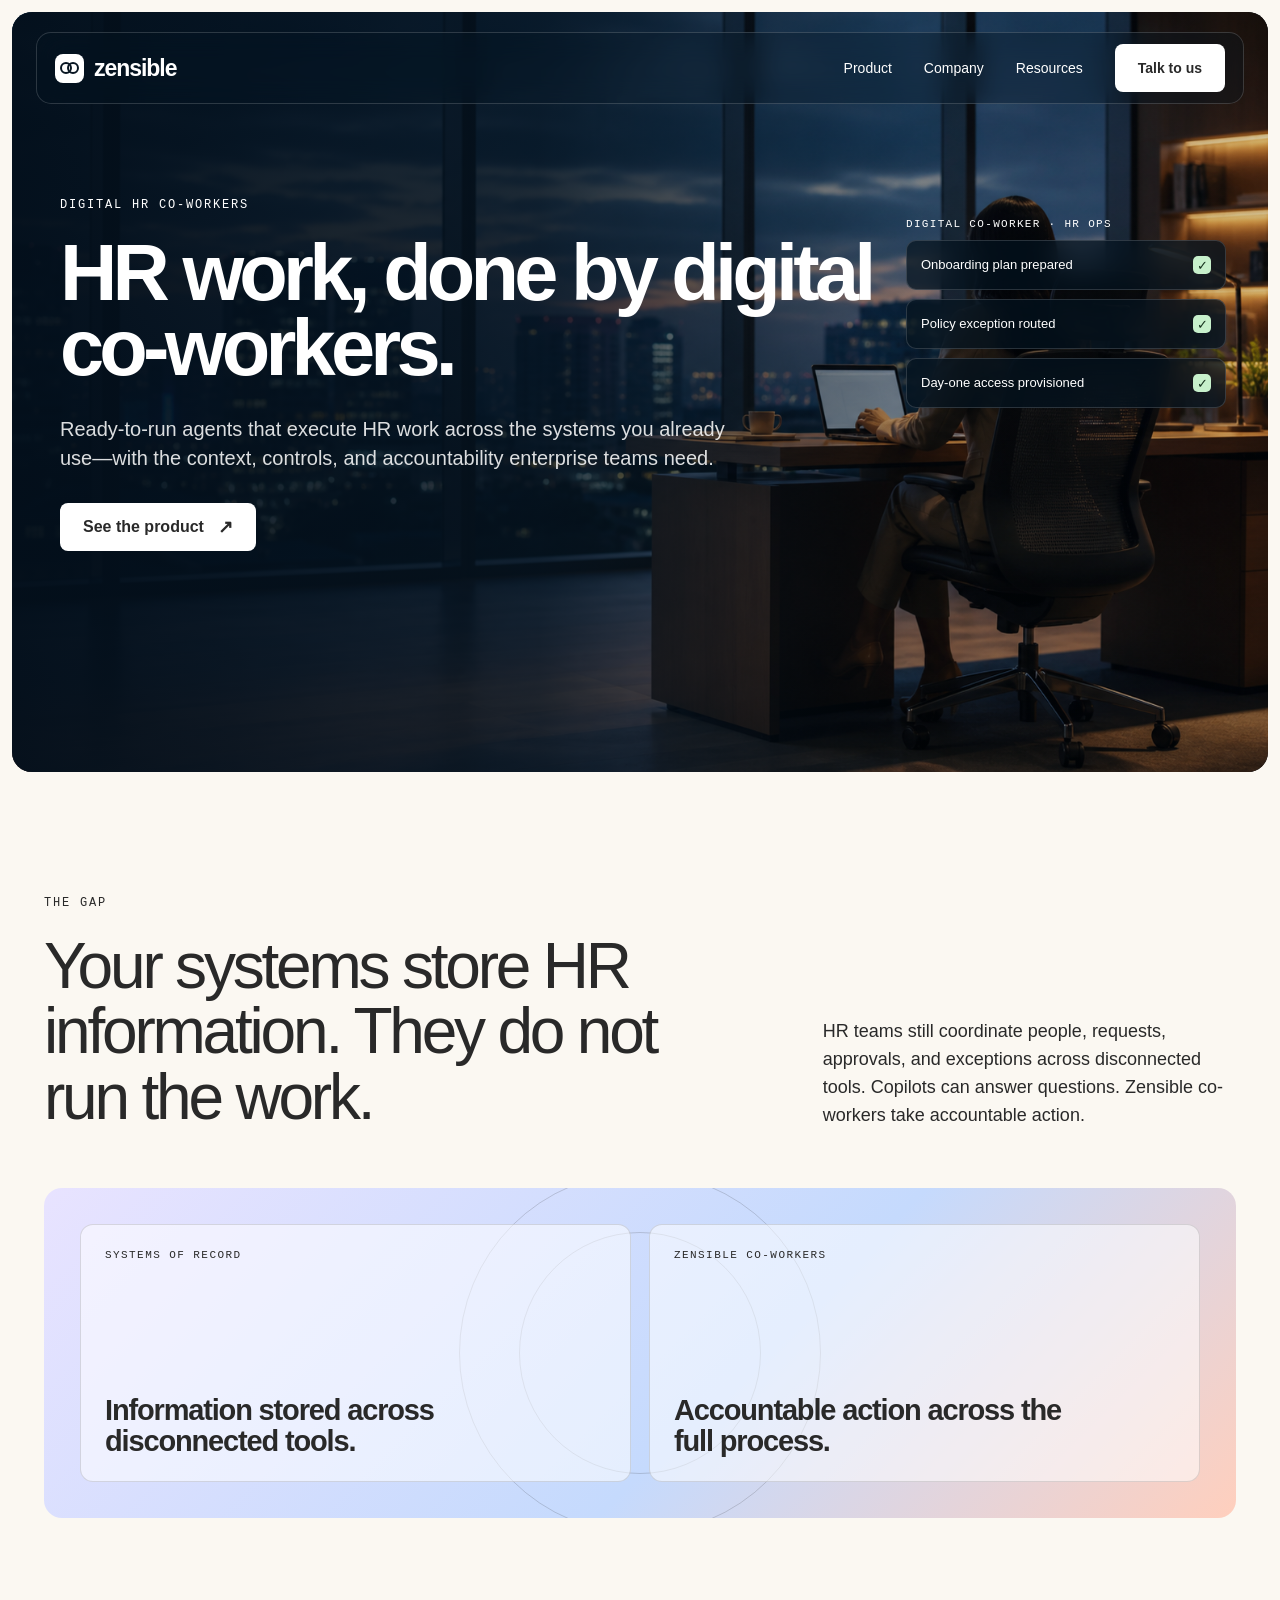
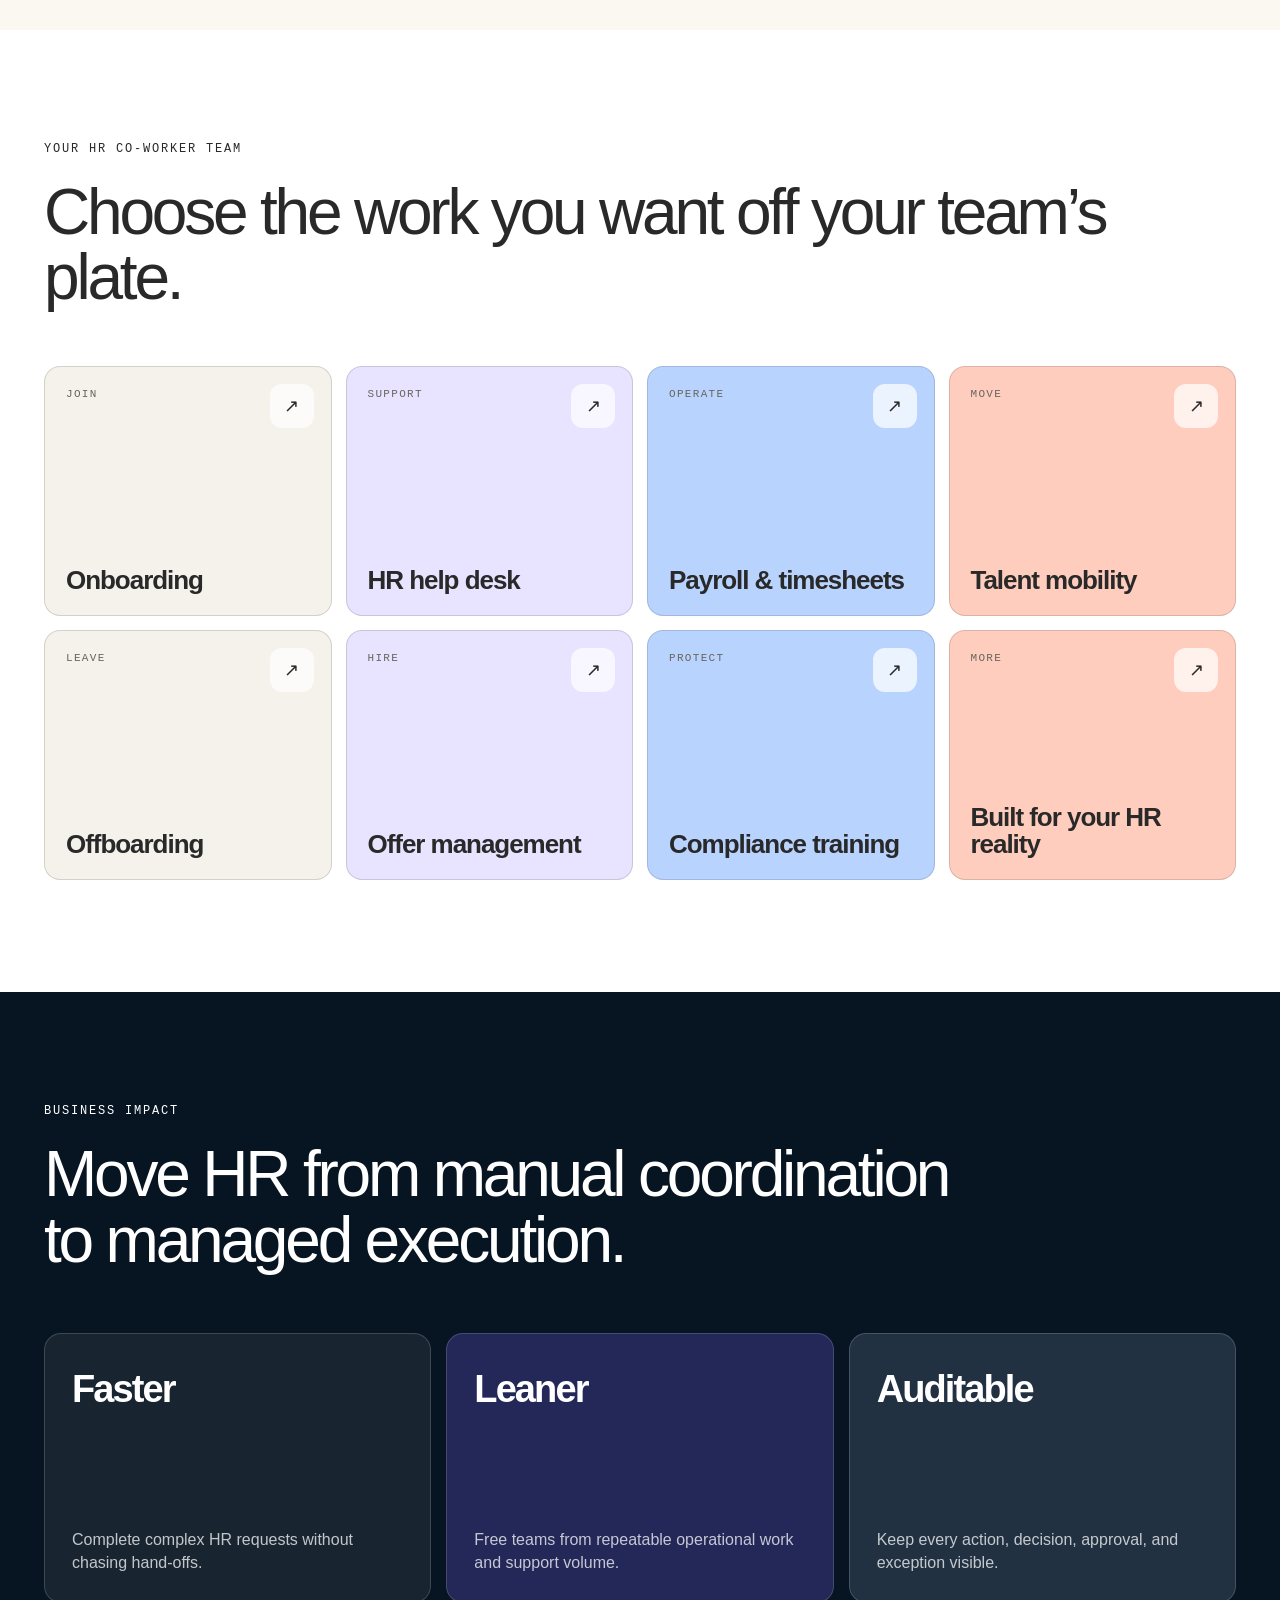
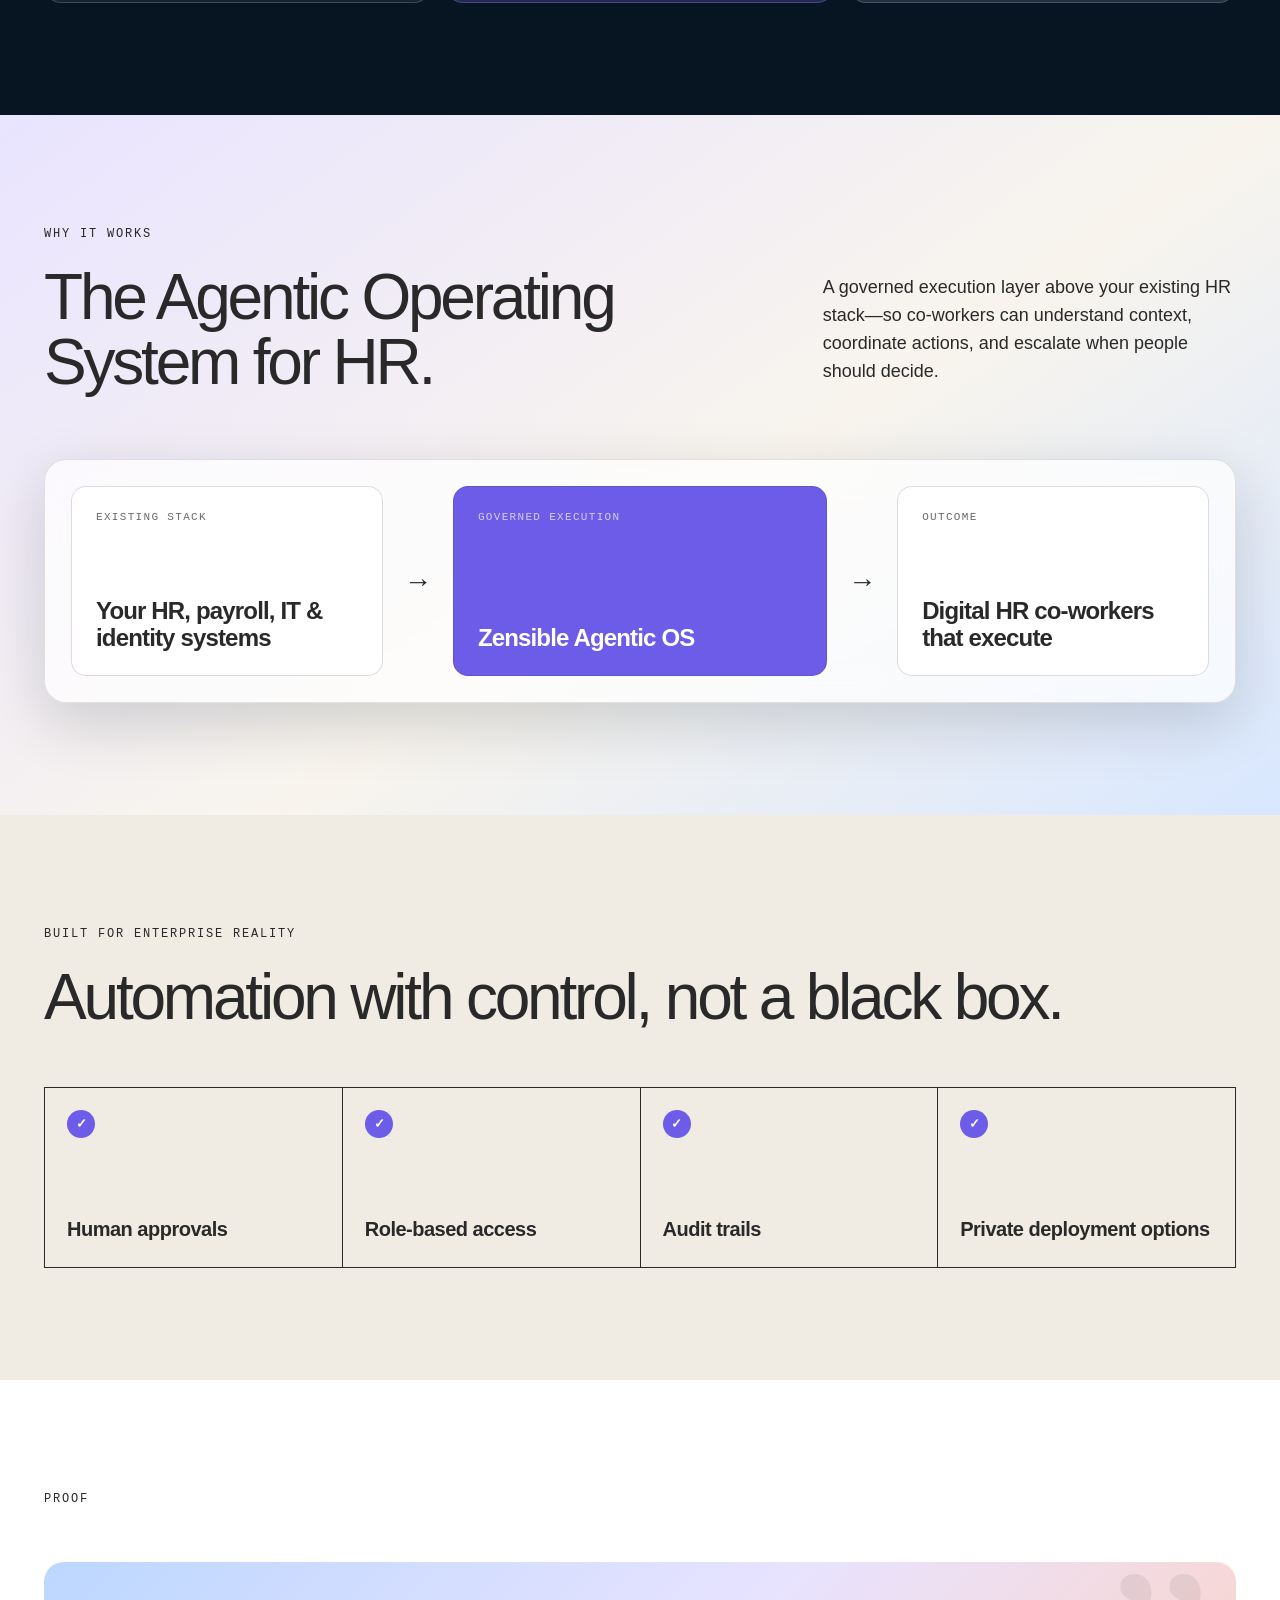
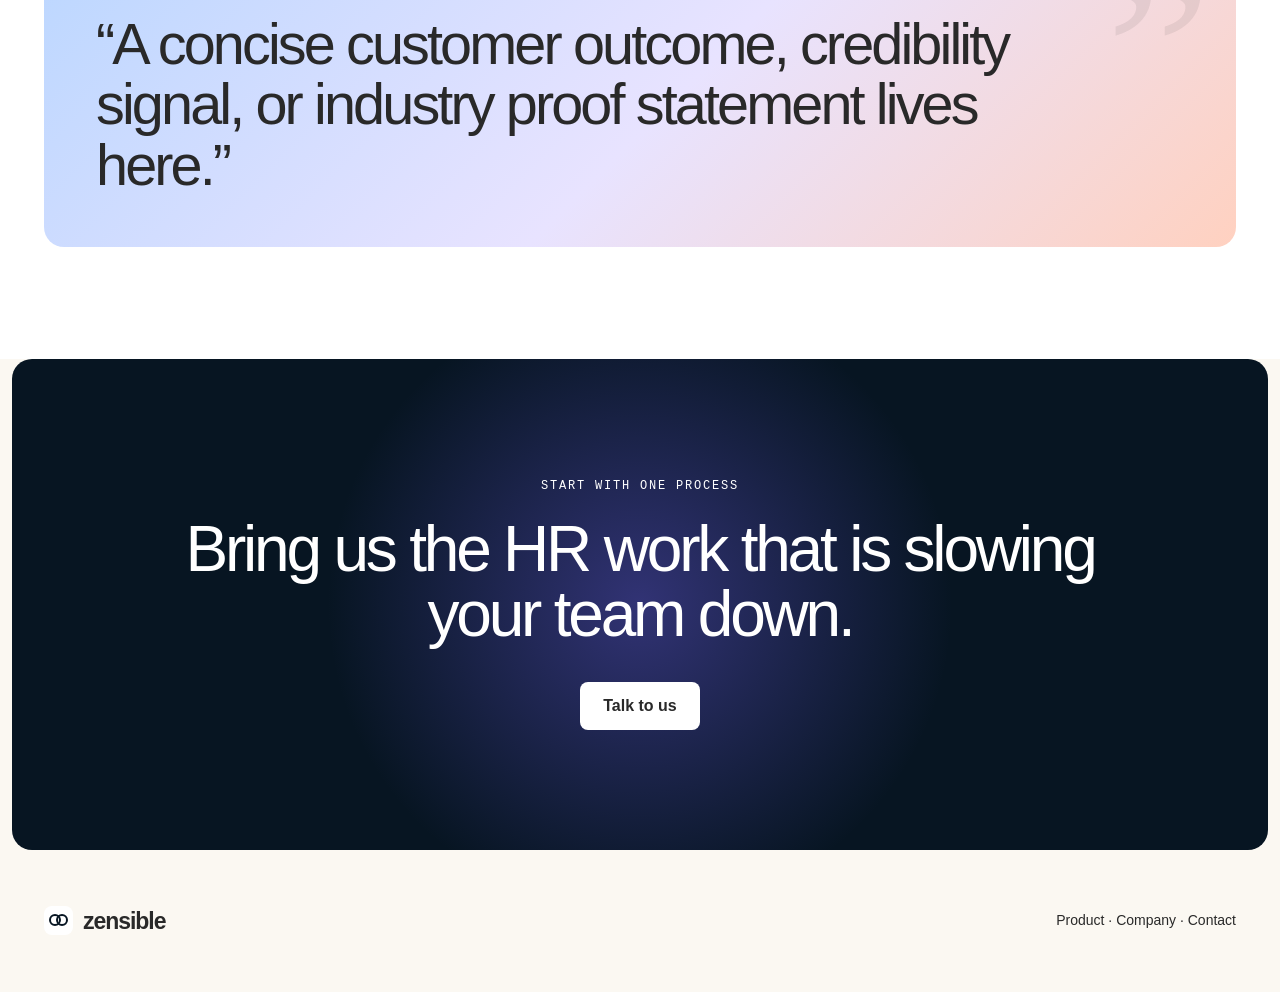
<file: zensible-home-alt.html>
<!doctype html>
<html lang="en">
<head>
  <meta charset="utf-8">
  <meta name="viewport" content="width=device-width, initial-scale=1">
  <title>Zensible — Digital HR co-workers</title>
  <style>
    :root{--ink:#292929;--navy:#071522;--navy-2:#112943;--paper:#fbf8f2;--white:#fff;--violet:#6c5ce7;--violet-soft:#e8e3ff;--blue:#b9d3ff;--peach:#ffcdbd;--line:rgba(41,41,41,.16);--radius:20px;--shadow:0 20px 60px rgba(7,21,34,.16)}
    *{box-sizing:border-box}html{scroll-behavior:smooth}body{margin:0;background:var(--paper);color:var(--ink);font-family:Inter,"Helvetica Neue",Arial,sans-serif;font-size:16px;line-height:1.48;-webkit-font-smoothing:antialiased}a{color:inherit;text-decoration:none}.shell{max-width:1440px;margin:auto}.hero{min-height:760px;margin:12px;border-radius:var(--radius);position:relative;overflow:hidden;background:var(--navy);color:white}.hero-media{position:absolute;inset:0;background:url('zensible-hero-operations.png') center/cover no-repeat}.hero:after{content:"";position:absolute;inset:0;background:linear-gradient(90deg,rgba(3,15,27,.97) 0%,rgba(4,18,31,.82) 42%,rgba(4,18,31,.18) 72%)}.nav-wrap{position:absolute;z-index:4;top:20px;left:24px;right:24px}.nav{height:72px;padding:0 18px;display:flex;align-items:center;justify-content:space-between;border-radius:15px;border:1px solid rgba(255,255,255,.16);background:rgba(6,20,34,.3);backdrop-filter:blur(14px)}.brand{display:flex;align-items:center;gap:10px;font-size:23px;font-weight:760;letter-spacing:-.045em}.mark{width:29px;height:29px;border-radius:8px;background:white;position:relative}.mark:before,.mark:after{content:"";position:absolute;top:8px;width:8px;height:8px;border:2px solid var(--navy);border-radius:50%}.mark:before{left:5px}.mark:after{right:5px}.nav-links{display:flex;align-items:center;gap:32px;font-size:14px}.btn{display:inline-flex;align-items:center;justify-content:center;min-height:48px;padding:0 22px;border-radius:8px;background:var(--ink);color:white;font-weight:650;border:1px solid transparent;transition:transform .2s ease,box-shadow .2s ease}.btn:hover{transform:translateY(-2px);box-shadow:0 10px 24px rgba(0,0,0,.16)}.btn.white{background:white;color:var(--ink)}.btn.arrow:after{content:"↗";font-size:18px;margin-left:14px}.hero-content{position:relative;z-index:2;min-height:760px;padding:186px 48px 48px;display:flex;flex-direction:column;align-items:flex-start}.eyebrow{font:12px "SFMono-Regular",Consolas,monospace;letter-spacing:.15em;text-transform:uppercase;margin-bottom:24px}.hero h1{font-size:clamp(58px,6.2vw,92px);line-height:.94;letter-spacing:-.06em;font-weight:560;max-width:890px;margin:0}.hero .sub{font-size:20px;line-height:1.45;max-width:680px;margin:30px 0;color:rgba(255,255,255,.86)}.hero-ui{position:absolute;z-index:3;right:42px;top:206px;width:320px}.hero-ui-label{font:11px "SFMono-Regular",Consolas,monospace;letter-spacing:.12em;text-transform:uppercase;margin-bottom:10px}.hero-task{height:50px;margin-bottom:9px;padding:0 14px;display:flex;align-items:center;justify-content:space-between;border-radius:10px;color:white;background:rgba(4,18,31,.72);border:1px solid rgba(255,255,255,.15);backdrop-filter:blur(14px);font-size:13px}.hero-task i{width:18px;height:18px;border-radius:5px;background:#c7f0cb;display:grid;place-items:center;color:#15311d;font-style:normal}.section{padding:112px 44px}.section h2{font-size:clamp(42px,5vw,72px);line-height:1.02;letter-spacing:-.05em;font-weight:520;margin:0}.split{display:grid;grid-template-columns:minmax(0,1.25fr) minmax(300px,.75fr);gap:90px;align-items:end}.split p{font-size:18px;line-height:1.55;margin:0;max-width:560px}.gap{background:var(--paper)}.gap-panel{margin-top:58px;min-height:330px;padding:36px;border-radius:18px;background:linear-gradient(135deg,#e8e3ff,#c5dafd 58%,#ffcfbd);display:grid;grid-template-columns:1fr 1fr;gap:18px;position:relative;overflow:hidden}.gap-panel:before,.gap-panel:after{content:"";position:absolute;border:1px solid rgba(41,41,41,.18);border-radius:50%;left:50%;top:50%;transform:translate(-50%,-50%)}.gap-panel:before{width:360px;height:360px}.gap-panel:after{width:240px;height:240px}.gap-side{position:relative;z-index:1;padding:24px;border-radius:13px;border:1px solid rgba(41,41,41,.15);background:rgba(255,255,255,.55);display:flex;flex-direction:column;justify-content:space-between}.gap-side b{font:11px "SFMono-Regular",Consolas,monospace;letter-spacing:.13em;text-transform:uppercase}.gap-side span{font-size:29px;line-height:1.06;letter-spacing:-.04em;font-weight:600;max-width:400px}.team{background:white}.coworker-grid{display:grid;grid-template-columns:repeat(4,1fr);gap:14px;margin-top:56px}.coworker{min-height:250px;padding:21px;border-radius:16px;border:1px solid var(--line);background:#f5f2ec;display:flex;flex-direction:column;position:relative;overflow:hidden}.coworker:nth-child(4n+2){background:var(--violet-soft)}.coworker:nth-child(4n+3){background:var(--blue)}.coworker:nth-child(4n+4){background:var(--peach)}.coworker small{font:11px "SFMono-Regular",Consolas,monospace;letter-spacing:.12em;text-transform:uppercase;color:#68645e}.coworker strong{margin-top:auto;font-size:26px;line-height:1.05;letter-spacing:-.04em}.coworker .icon{position:absolute;right:17px;top:17px;width:44px;height:44px;border-radius:12px;background:rgba(255,255,255,.72);display:grid;place-items:center;font-size:18px}.impact{background:var(--navy);color:white}.impact h2{max-width:950px}.outcomes{display:grid;grid-template-columns:repeat(3,1fr);gap:15px;margin-top:60px}.outcome{min-height:270px;padding:27px;border-radius:17px;border:1px solid rgba(255,255,255,.16);background:rgba(255,255,255,.07);display:flex;flex-direction:column}.outcome b{font-size:38px;letter-spacing:-.05em;font-weight:560}.outcome p{margin:auto 0 0;color:rgba(255,255,255,.74);max-width:340px}.outcome:nth-child(2){background:rgba(108,92,231,.28)}.outcome:nth-child(3){background:rgba(185,211,255,.15)}.architecture{background:linear-gradient(145deg,#e9e4ff,#f8f4ed 56%,#d8e7ff)}.architecture .split{align-items:start}.architecture .split>p{margin-top:9px}.flow{display:grid;grid-template-columns:1fr 70px 1.2fr 70px 1fr;align-items:center;margin-top:64px;padding:26px;border-radius:22px;background:rgba(255,255,255,.7);border:1px solid rgba(41,41,41,.13);box-shadow:var(--shadow);backdrop-filter:blur(16px)}.flow-node{min-height:190px;border-radius:15px;padding:24px;background:white;border:1px solid var(--line);font-size:24px;line-height:1.12;letter-spacing:-.035em;font-weight:600;display:flex;flex-direction:column;justify-content:flex-end}.flow-node.primary{background:var(--violet);color:white}.flow-node small{font:11px "SFMono-Regular",Consolas,monospace;letter-spacing:.12em;text-transform:uppercase;margin-bottom:auto;opacity:.7}.flow-arrow{text-align:center;font-size:28px}.controls{background:#f0ece4}.control-grid{display:grid;grid-template-columns:repeat(4,1fr);gap:0;margin-top:56px;border-top:1px solid var(--ink);border-left:1px solid var(--ink)}.control{min-height:180px;padding:22px;border-right:1px solid var(--ink);border-bottom:1px solid var(--ink);display:flex;flex-direction:column;justify-content:space-between;font-size:20px;letter-spacing:-.025em;font-weight:600}.control:before{content:"✓";width:28px;height:28px;border-radius:50%;display:grid;place-items:center;background:var(--violet);color:white;font-size:13px}.proof{background:white}.quote-card{margin-top:56px;padding:52px;border-radius:20px;background:linear-gradient(135deg,#bcd7ff,#e8e3ff 52%,#ffd1c0);position:relative;overflow:hidden}.quote-card:after{content:"”";position:absolute;right:24px;top:-30px;font-family:Georgia,serif;font-size:240px;line-height:1;color:rgba(41,41,41,.08)}blockquote{position:relative;z-index:1;max-width:980px;margin:0;font-size:clamp(34px,4.5vw,64px);line-height:1.05;letter-spacing:-.05em;font-weight:520}.contact{margin:0 12px 12px;padding:120px 44px;border-radius:var(--radius);background:var(--navy);color:white;text-align:center;position:relative;overflow:hidden}.contact:before{content:"";position:absolute;width:650px;height:650px;border-radius:50%;left:50%;top:50%;transform:translate(-50%,-50%);background:radial-gradient(circle,var(--violet) 0%,rgba(108,92,231,0) 68%);opacity:.42}.contact>*{position:relative}.contact h2{font-size:clamp(42px,5vw,72px);line-height:1.02;letter-spacing:-.05em;font-weight:520;max-width:980px;margin:0 auto}.contact .btn{margin-top:34px}footer{padding:42px 44px 54px;display:flex;justify-content:space-between;align-items:center;background:var(--paper)}.footer-links{font-size:14px}.reveal{opacity:0;transform:translateY(22px);transition:opacity .7s ease,transform .7s ease}.reveal.visible{opacity:1;transform:none}
    @media(max-width:1050px){.hero-ui{display:none}.hero h1{max-width:780px}.split{grid-template-columns:1fr;gap:28px}.coworker-grid,.control-grid{grid-template-columns:repeat(2,1fr)}.flow{grid-template-columns:1fr;gap:12px}.flow-arrow{transform:rotate(90deg)}.outcomes{grid-template-columns:1fr}.outcome{min-height:210px}}
    @media(max-width:700px){.nav-wrap{left:16px;right:16px}.nav-links a:not(.btn){display:none}.hero{min-height:700px}.hero-content{min-height:700px;padding:154px 24px 34px}.hero h1{font-size:50px}.hero .sub{font-size:17px}.section{padding:78px 22px}.gap-panel,.coworker-grid,.control-grid{grid-template-columns:1fr}.gap-panel{min-height:520px}.coworker{min-height:210px}.quote-card{padding:34px 24px}.contact{padding:88px 22px}footer{padding:34px 22px}.footer-links{display:none}}
    @media(prefers-reduced-motion:reduce){html{scroll-behavior:auto}.reveal{opacity:1;transform:none;transition:none}}
  </style>
</head>
<body>
  <main class="shell">
    <section class="hero" id="home">
      <div class="hero-media" aria-hidden="true"></div>
      <div class="nav-wrap"><nav class="nav" aria-label="Primary"><a class="brand" href="#home"><i class="mark" aria-hidden="true"></i>zensible</a><div class="nav-links"><a href="#product">Product</a><a href="#company">Company</a><a href="#resources">Resources</a><a class="btn white" href="#contact">Talk to us</a></div></nav></div>
      <div class="hero-content"><div class="eyebrow">Digital HR co-workers</div><h1>HR work, done by digital co-workers.</h1><p class="sub">Ready-to-run agents that execute HR work across the systems you already use—with the context, controls, and accountability enterprise teams need.</p><a class="btn white arrow" href="#product">See the product</a></div>
      <div class="hero-ui" aria-hidden="true"><div class="hero-ui-label">Digital co-worker · HR Ops</div><div class="hero-task"><span>Onboarding plan prepared</span><i>✓</i></div><div class="hero-task"><span>Policy exception routed</span><i>✓</i></div><div class="hero-task"><span>Day-one access provisioned</span><i>✓</i></div></div>
    </section>
    <section class="section gap">
      <div class="eyebrow">The gap</div><div class="split"><h2>Your systems store HR information. They do not run the work.</h2><p>HR teams still coordinate people, requests, approvals, and exceptions across disconnected tools. Copilots can answer questions. Zensible co-workers take accountable action.</p></div>
      <div class="gap-panel reveal" aria-hidden="true"><div class="gap-side"><b>Systems of record</b><span>Information stored across disconnected tools.</span></div><div class="gap-side"><b>Zensible co-workers</b><span>Accountable action across the full process.</span></div></div>
    </section>
    <section class="section team" id="product">
      <div class="eyebrow">Your HR co-worker team</div><h2>Choose the work you want off your team’s plate.</h2>
      <div class="coworker-grid"><article class="coworker reveal"><small>Join</small><span class="icon">↗</span><strong>Onboarding</strong></article><article class="coworker reveal"><small>Support</small><span class="icon">↗</span><strong>HR help desk</strong></article><article class="coworker reveal"><small>Operate</small><span class="icon">↗</span><strong>Payroll &amp; timesheets</strong></article><article class="coworker reveal"><small>Move</small><span class="icon">↗</span><strong>Talent mobility</strong></article><article class="coworker reveal"><small>Leave</small><span class="icon">↗</span><strong>Offboarding</strong></article><article class="coworker reveal"><small>Hire</small><span class="icon">↗</span><strong>Offer management</strong></article><article class="coworker reveal"><small>Protect</small><span class="icon">↗</span><strong>Compliance training</strong></article><article class="coworker reveal"><small>More</small><span class="icon">↗</span><strong>Built for your HR reality</strong></article></div>
    </section>
    <section class="section impact">
      <div class="eyebrow">Business impact</div><h2>Move HR from manual coordination to managed execution.</h2>
      <div class="outcomes"><article class="outcome reveal"><b>Faster</b><p>Complete complex HR requests without chasing hand-offs.</p></article><article class="outcome reveal"><b>Leaner</b><p>Free teams from repeatable operational work and support volume.</p></article><article class="outcome reveal"><b>Auditable</b><p>Keep every action, decision, approval, and exception visible.</p></article></div>
    </section>
    <section class="section architecture">
      <div class="eyebrow">Why it works</div><div class="split"><h2>The Agentic Operating System for HR.</h2><p>A governed execution layer above your existing HR stack—so co-workers can understand context, coordinate actions, and escalate when people should decide.</p></div>
      <div class="flow reveal"><div class="flow-node"><small>Existing stack</small>Your HR, payroll, IT &amp; identity systems</div><div class="flow-arrow">→</div><div class="flow-node primary"><small>Governed execution</small>Zensible Agentic OS</div><div class="flow-arrow">→</div><div class="flow-node"><small>Outcome</small>Digital HR co-workers that execute</div></div>
    </section>
    <section class="section controls" id="company">
      <div class="eyebrow">Built for enterprise reality</div><h2>Automation with control, not a black box.</h2>
      <div class="control-grid"><div class="control reveal">Human approvals</div><div class="control reveal">Role-based access</div><div class="control reveal">Audit trails</div><div class="control reveal">Private deployment options</div></div>
    </section>
    <section class="section proof" id="resources">
      <div class="eyebrow">Proof</div><div class="quote-card reveal"><blockquote>“A concise customer outcome, credibility signal, or industry proof statement lives here.”</blockquote></div>
    </section>
    <section class="contact" id="contact"><div class="eyebrow">Start with one process</div><h2>Bring us the HR work that is slowing your team down.</h2><a class="btn white">Talk to us</a></section>
  </main>
  <footer><a class="brand" href="#home"><i class="mark" aria-hidden="true"></i>zensible</a><div class="footer-links">Product · Company · Contact</div></footer>
  <script>
    const observer=new IntersectionObserver((entries)=>entries.forEach((entry)=>{if(entry.isIntersecting){entry.target.classList.add('visible');observer.unobserve(entry.target)}}),{threshold:.12});
    document.querySelectorAll('.reveal').forEach((el)=>observer.observe(el));
  </script>
</body>
</html>
</file>
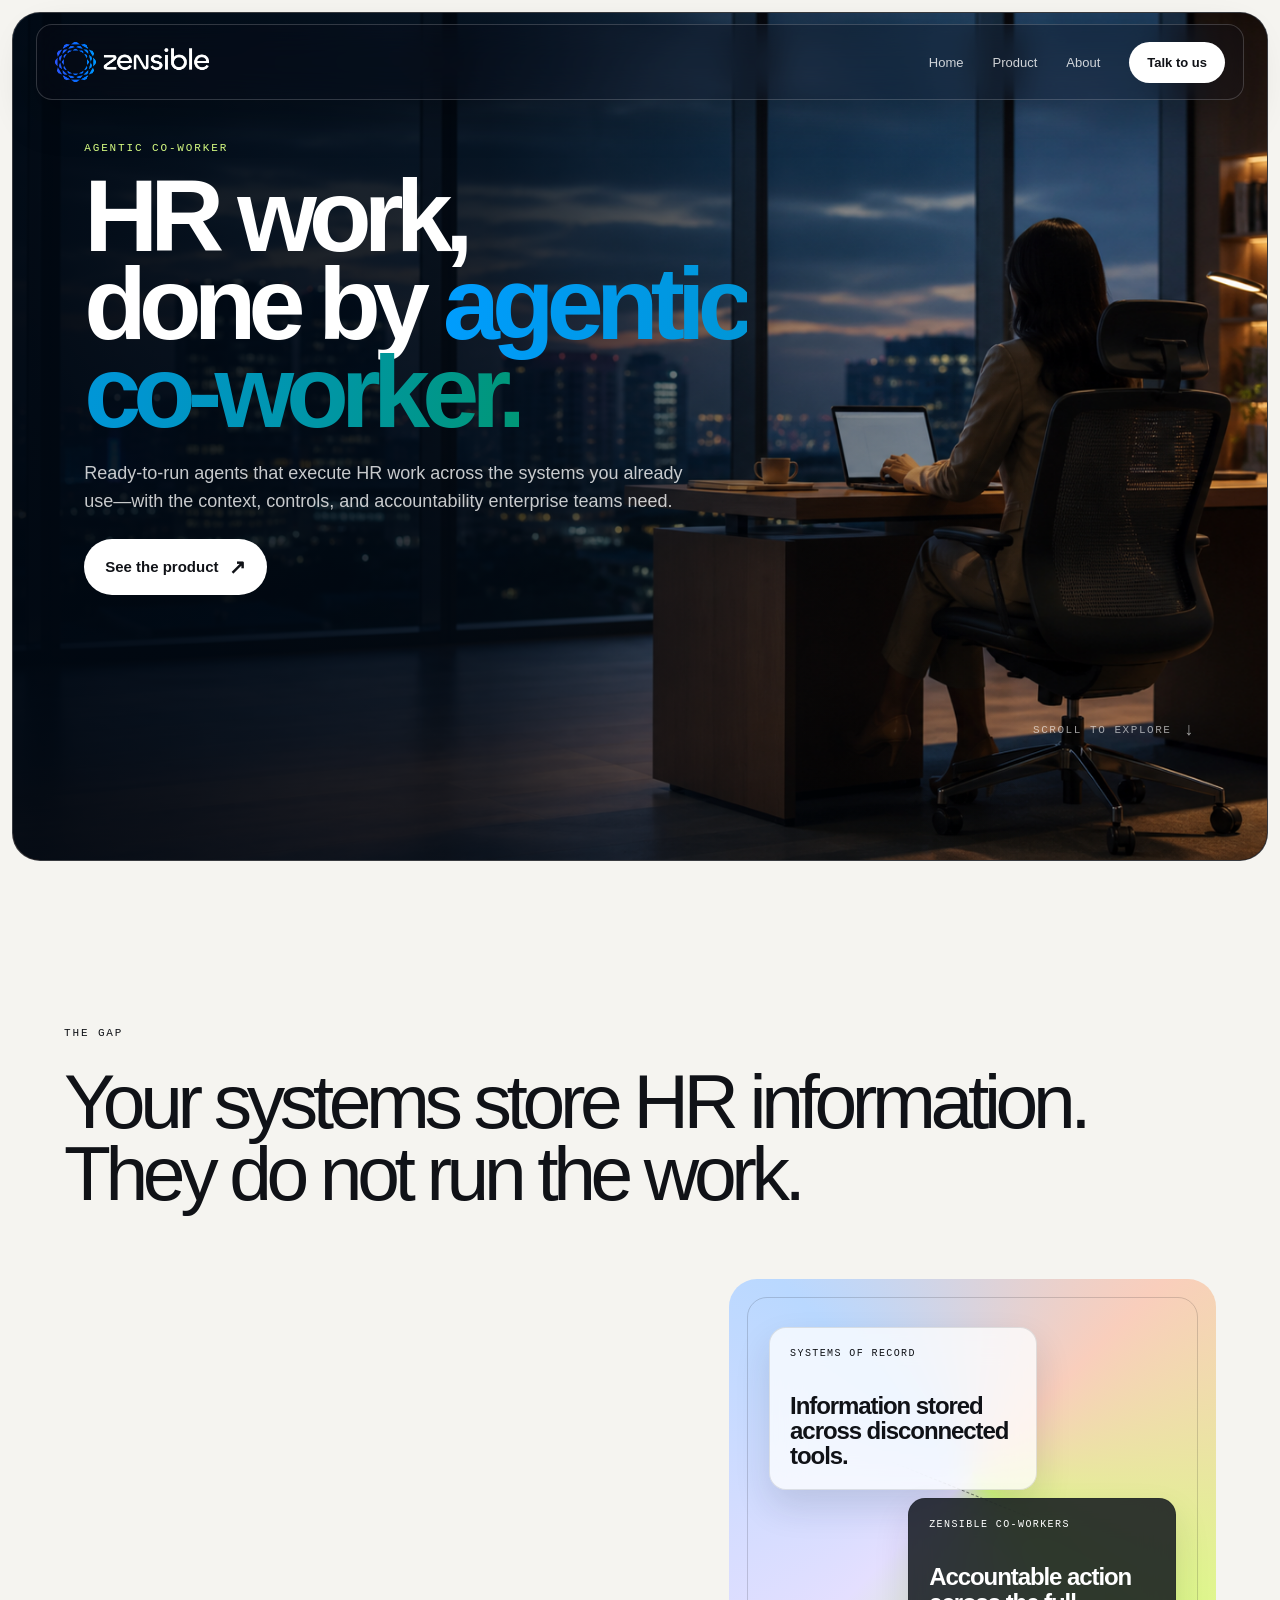
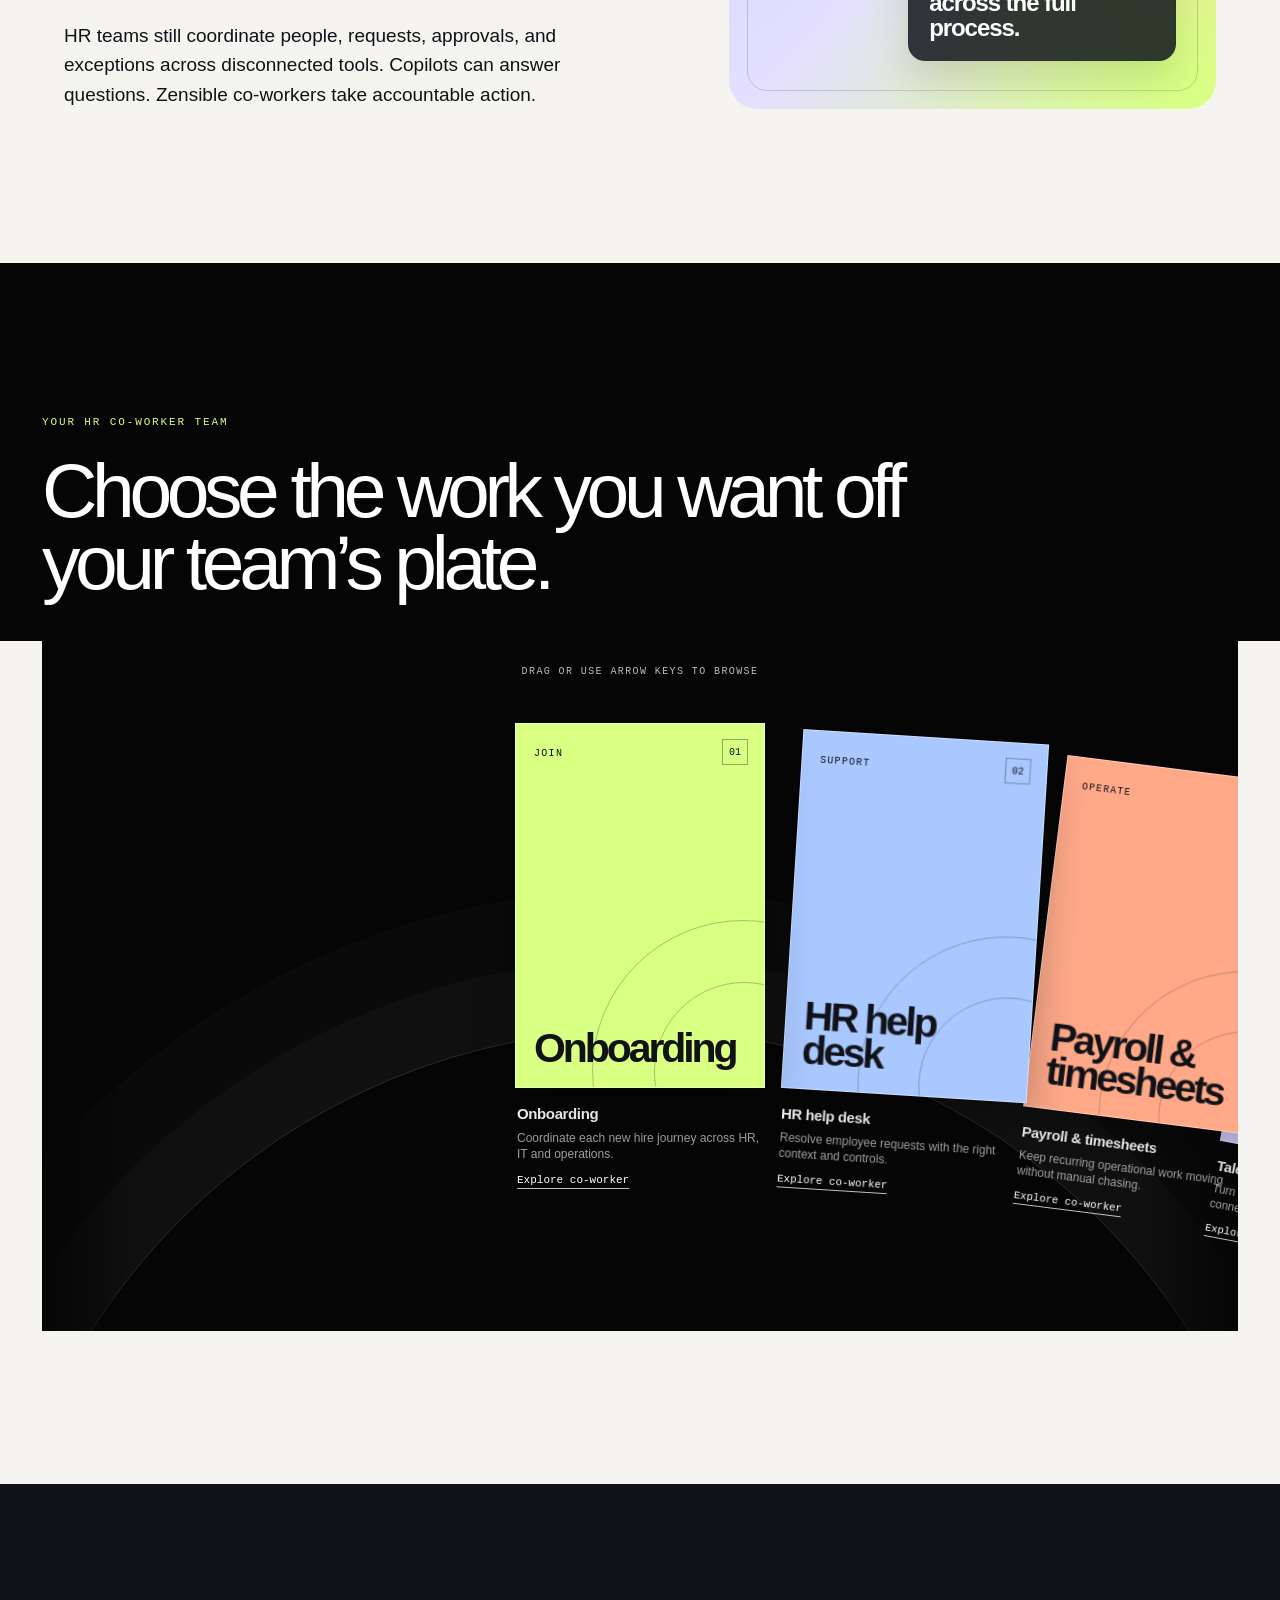
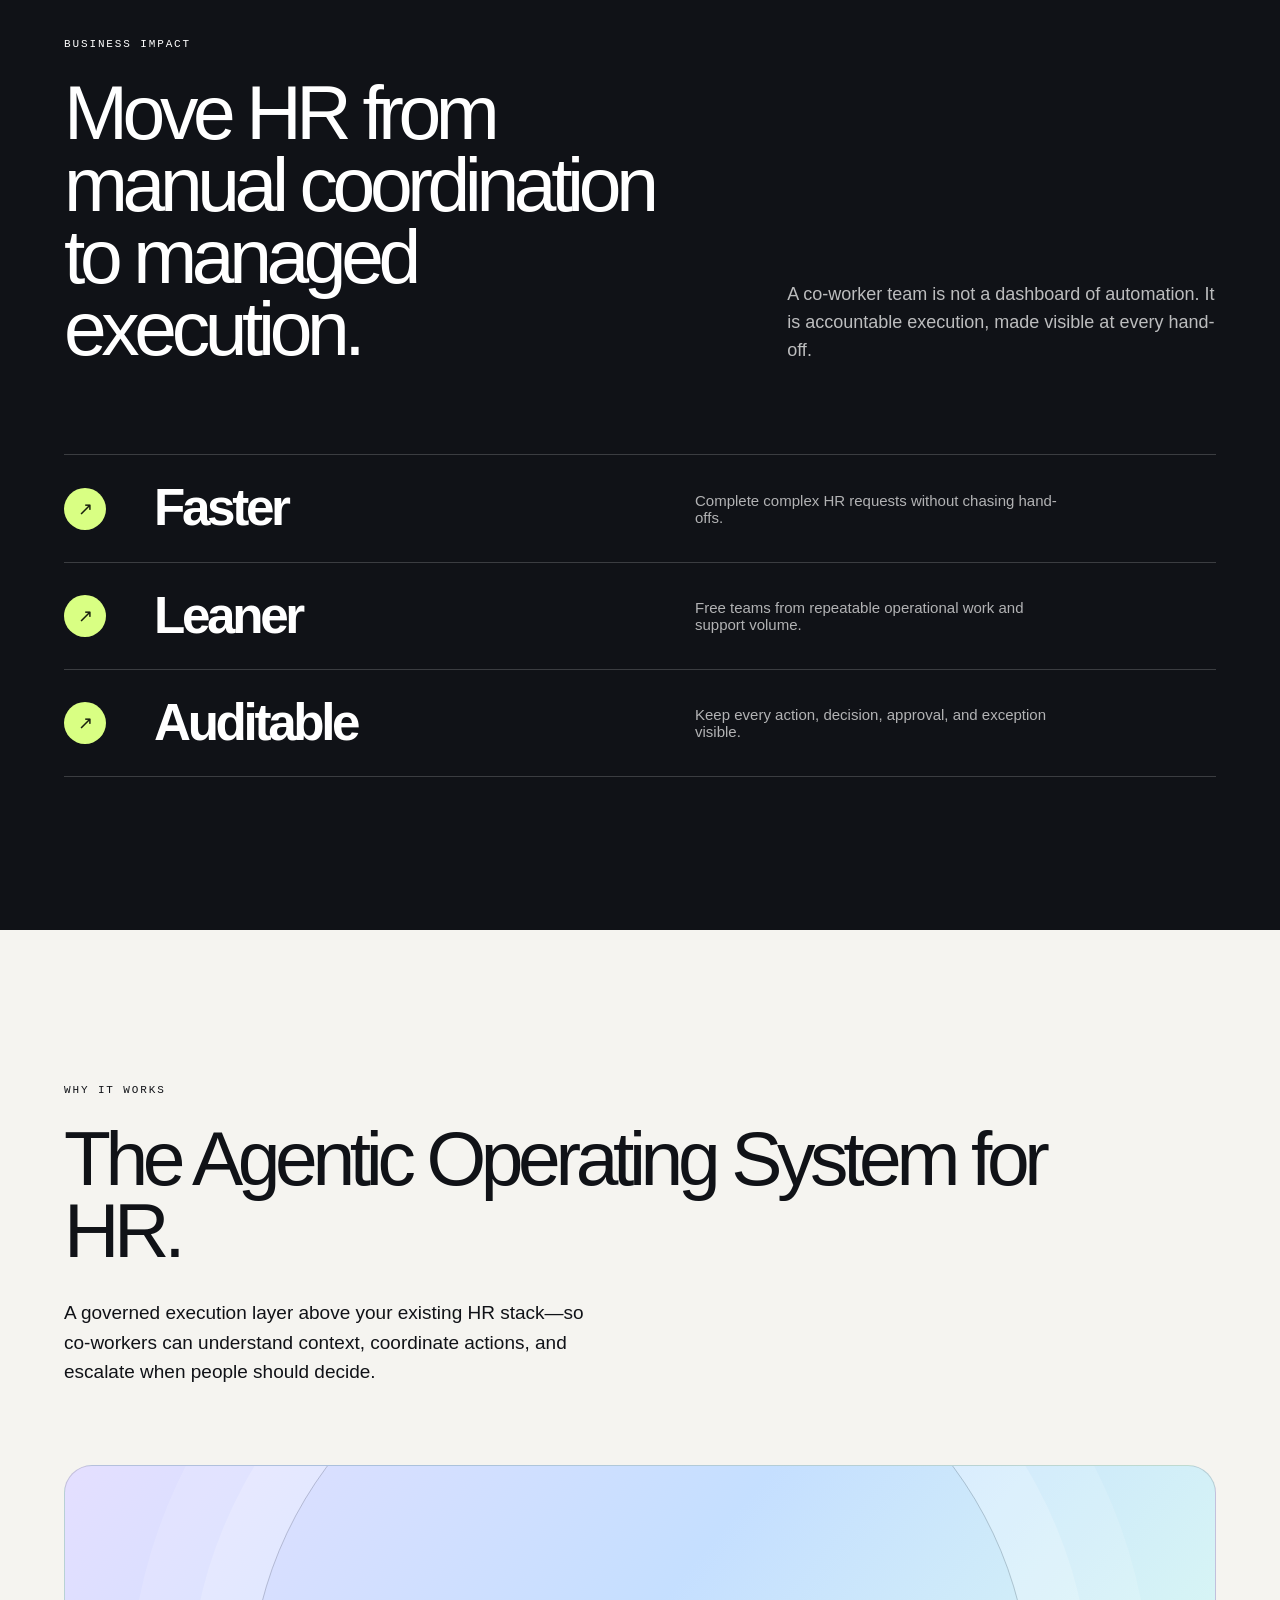
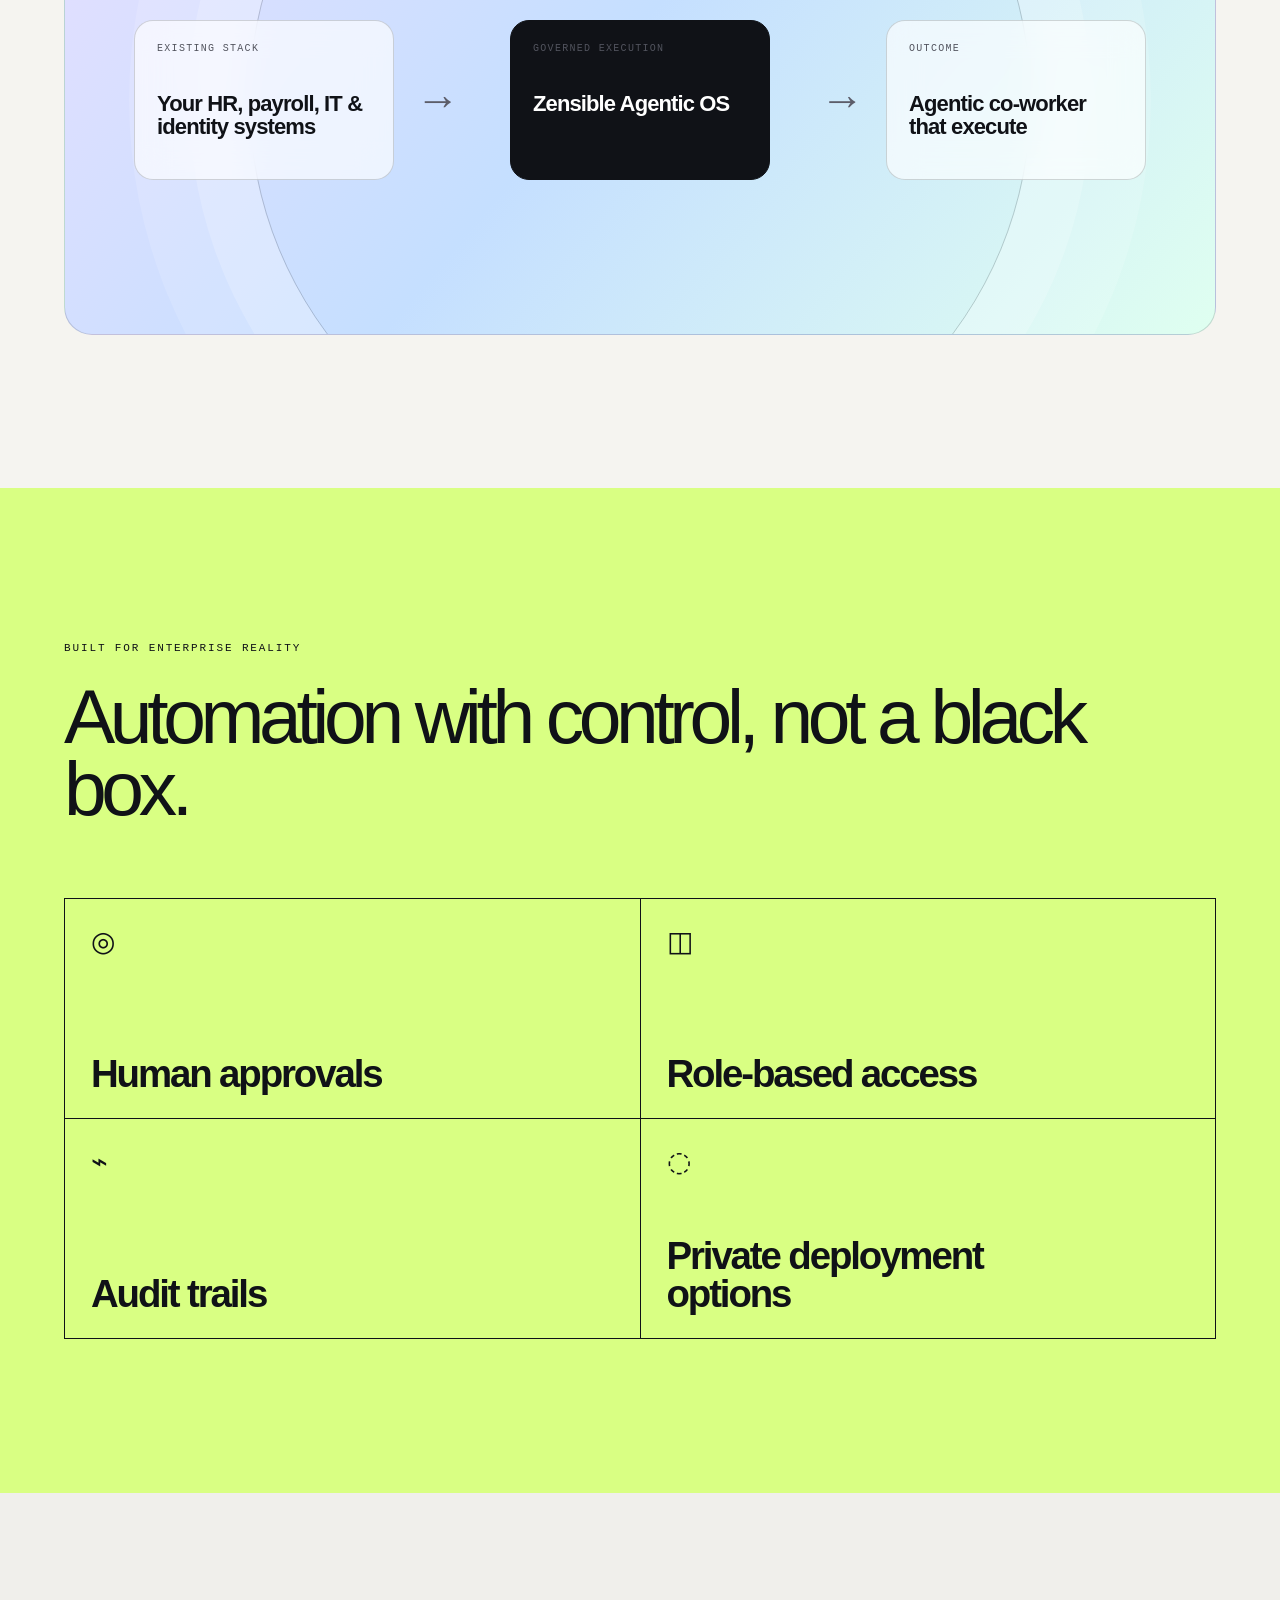
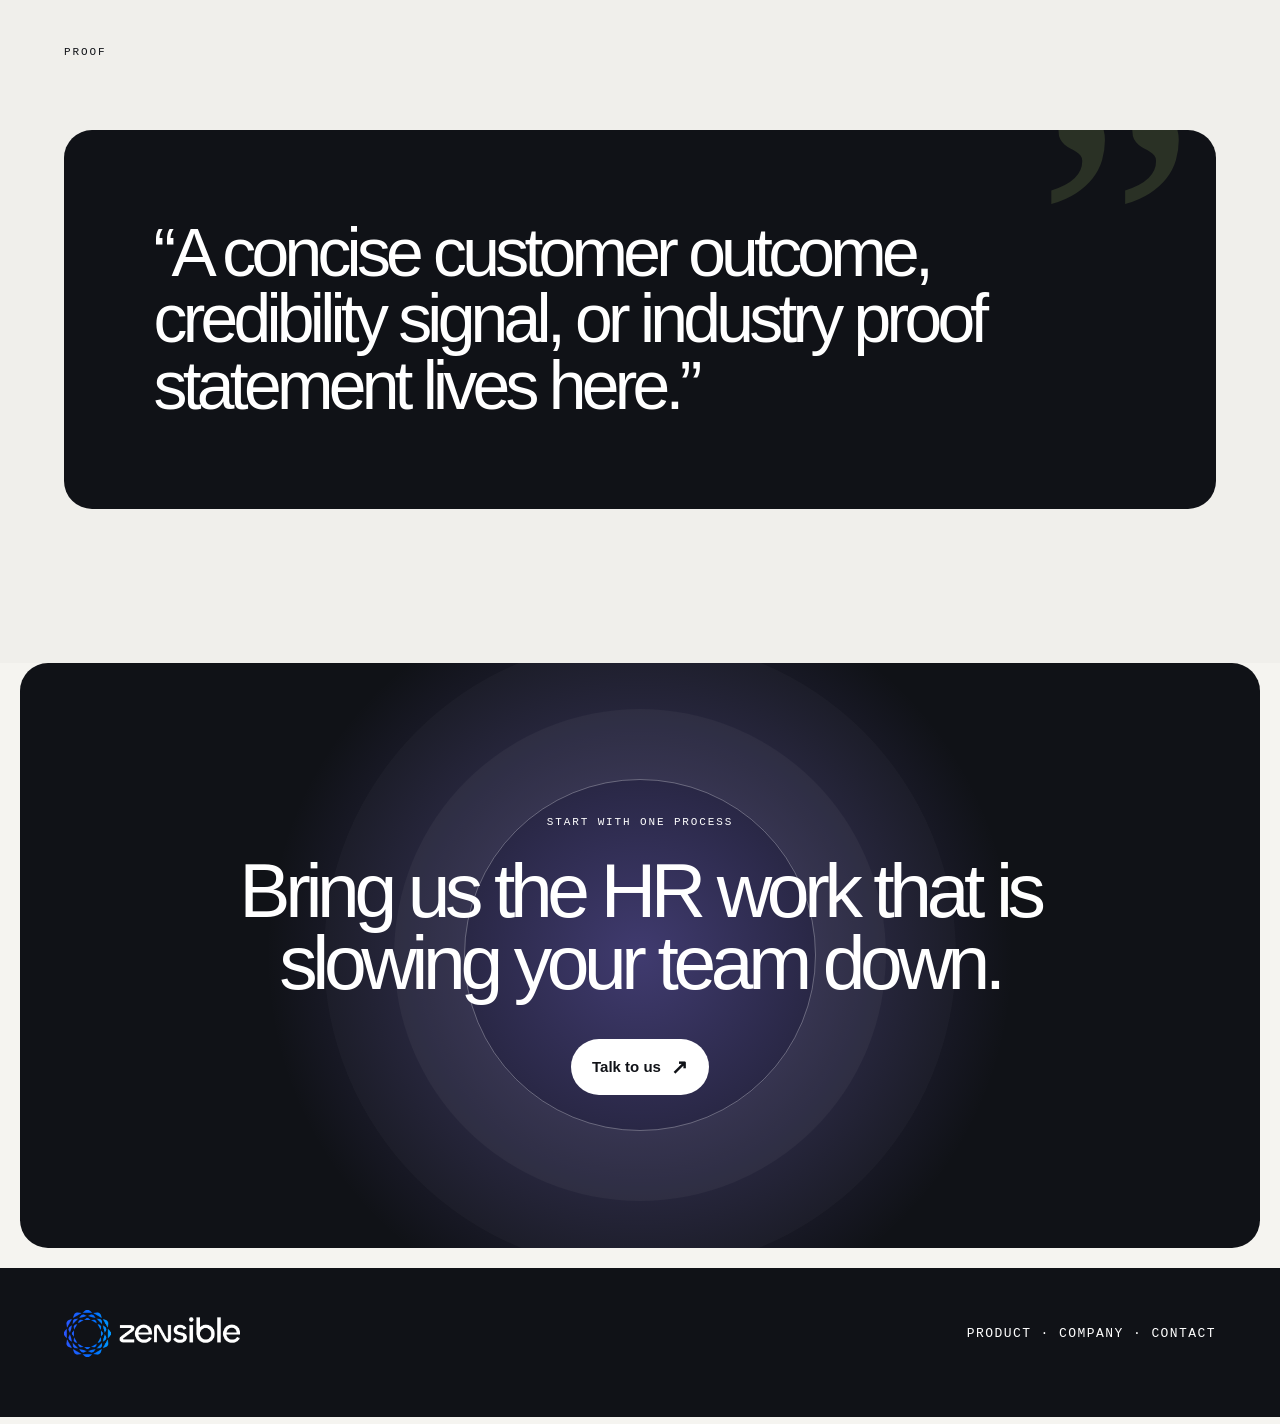
<file: zensible-home.html>
<!doctype html>
<html lang="en">
<head>
  <meta charset="utf-8">
  <meta name="viewport" content="width=device-width, initial-scale=1">
  <title>Zensible — Agentic co-worker</title>
  <style>
    :root{--ink:#101217;--night:#080a10;--paper:#f5f4f0;--paper2:#e9e9e6;--line:rgba(16,18,23,.15);--light-line:rgba(255,255,255,.18);--violet:#8e7dff;--blue:#8ac9ff;--lime:#d9ff83;--coral:#ffad91;--white:#fff;--radius:28px}*{box-sizing:border-box}html{scroll-behavior:smooth}body{margin:0;background:var(--paper);color:var(--ink);font-family:Inter,"Helvetica Neue",Arial,sans-serif;-webkit-font-smoothing:antialiased;overflow-x:hidden}a{color:inherit;text-decoration:none}button{font:inherit}.shell{width:min(1600px,100%);margin:auto}.grain{position:fixed;z-index:20;pointer-events:none;inset:0;opacity:.065;background-image:url("data:image/svg+xml,%3Csvg viewBox='0 0 160 160' xmlns='http://www.w3.org/2000/svg'%3E%3Cfilter id='n'%3E%3CfeTurbulence type='fractalNoise' baseFrequency='.8' numOctaves='4' stitchTiles='stitch'/%3E%3C/filter%3E%3Crect width='100%25' height='100%25' filter='url(%23n)' opacity='.45'/%3E%3C/svg%3E")}#cursor{position:fixed;z-index:30;width:180px;height:180px;border-radius:50%;pointer-events:none;mix-blend-mode:screen;background:radial-gradient(circle,rgba(142,125,255,.22),rgba(142,125,255,0) 68%);transform:translate(-50%,-50%);transition:opacity .25s ease;opacity:0}.hero{position:relative;min-height:100svh;padding:20px;overflow:hidden;background:var(--night);color:white}.hero-photo{position:absolute;inset:0;background:linear-gradient(90deg,rgba(3,6,12,.98),rgba(4,8,14,.76) 41%,rgba(4,8,14,.25) 76%),url('zensible-hero-operations.png') center/cover no-repeat;filter:saturate(.72) contrast(1.04)}.hero-orb{position:absolute;width:min(59vw,880px);aspect-ratio:1;right:-12vw;top:11vh;border-radius:50%;background:radial-gradient(circle at 35% 38%,rgba(217,255,131,.8),rgba(138,201,255,.35) 28%,rgba(142,125,255,.16) 48%,rgba(142,125,255,0) 69%);filter:blur(7px);mix-blend-mode:screen;animation:drift 11s ease-in-out infinite alternate}.hero-grid{position:absolute;inset:0;background-image:linear-gradient(rgba(255,255,255,.055) 1px,transparent 1px),linear-gradient(90deg,rgba(255,255,255,.055) 1px,transparent 1px);background-size:8.333vw 8.333vw;mask-image:linear-gradient(90deg,#000,transparent 82%)}.nav{position:relative;z-index:5;width:100%;height:76px;padding:0 18px;border:1px solid var(--light-line);border-radius:16px;background:rgba(10,13,20,.3);backdrop-filter:blur(18px);display:flex;align-items:center;justify-content:space-between}.brand{display:flex;align-items:center;gap:10px;font-weight:760;font-size:23px;letter-spacing:-.05em}.brand-mark{width:28px;height:28px;position:relative;border-radius:8px;background:#fff}.brand-mark:before,.brand-mark:after{content:"";position:absolute;width:8px;height:8px;border:2px solid #101217;border-radius:50%;top:8px}.brand-mark:before{left:5px}.brand-mark:after{right:5px}.nav-links{display:flex;gap:29px;align-items:center;font-size:13px;color:rgba(255,255,255,.8)}.nav-links a{transition:color .2s}.nav-links a:hover{color:#fff}.nav-cta,.hero-cta{border:0;border-radius:999px;padding:13px 18px;background:#fff;color:#101217;font-weight:680;cursor:pointer;display:inline-flex;align-items:center;gap:10px}.hero-inner{position:relative;z-index:2;min-height:calc(100svh - 116px);padding:clamp(90px,13vh,170px) clamp(18px,4vw,64px) 42px;display:flex;flex-direction:column;align-items:flex-start}.hero-kicker,.eyebrow{font:11px "SFMono-Regular",Consolas,monospace;letter-spacing:.17em;text-transform:uppercase}.hero-kicker{color:var(--lime);margin-bottom:26px}.hero h1{margin:0;max-width:980px;font-size:clamp(58px,8vw,142px);line-height:.86;letter-spacing:-.076em;font-weight:560}.hero h1 em{font-style:normal;color:var(--lime)}.hero-sub{max-width:600px;margin:36px 0 32px;font-size:18px;line-height:1.52;color:rgba(255,255,255,.78)}.hero-cta{font-size:15px;padding:16px 21px;transition:transform .18s ease}.hero-cta:after{content:'↗';font-size:20px}.hero-footer{margin-top:auto;width:100%;display:grid;grid-template-columns:1.3fr .7fr;gap:20px;align-items:end}.live-line{display:flex;align-items:center;gap:10px;color:rgba(255,255,255,.67);font-size:12px}.live-line:before{content:"";width:8px;height:8px;background:var(--lime);border-radius:50%;box-shadow:0 0 0 6px rgba(217,255,131,.13)}.scroll-cue{justify-self:end;font:11px "SFMono-Regular",Consolas,monospace;letter-spacing:.14em;text-transform:uppercase;color:rgba(255,255,255,.6);display:flex;gap:12px;align-items:center}.scroll-cue:after{content:"↓";font-size:18px}.agent-stack{position:absolute;z-index:3;right:5vw;top:30vh;width:340px;transform:rotate(-4deg)}.agent-label{margin:0 0 11px 10px;color:var(--lime);font:11px "SFMono-Regular",Consolas,monospace;letter-spacing:.13em;text-transform:uppercase}.agent-task{height:54px;padding:0 14px;margin:9px 0;border-radius:13px;background:rgba(10,15,24,.68);border:1px solid rgba(255,255,255,.18);backdrop-filter:blur(16px);display:flex;align-items:center;justify-content:space-between;font-size:13px;box-shadow:0 13px 40px rgba(0,0,0,.21)}.agent-task:nth-child(3){transform:translateX(-32px)}.agent-task:nth-child(4){transform:translateX(13px)}.agent-task i{width:22px;height:22px;display:grid;place-items:center;background:var(--lime);color:#1d2812;border-radius:7px;font-style:normal}.section{padding:clamp(86px,12vw,180px) clamp(20px,5vw,78px);position:relative}.eyebrow{margin-bottom:26px}.display{margin:0;font-size:clamp(44px,6vw,102px);line-height:.94;letter-spacing:-.07em;font-weight:540}.gap{background:var(--paper)}.gap .display{max-width:1200px}.gap-layout{display:grid;grid-template-columns:1.1fr .9fr;gap:70px;margin-top:70px;align-items:end}.gap-copy{font-size:19px;line-height:1.55;max-width:510px;margin:0}.gap-visual{min-height:430px;padding:18px;border-radius:var(--radius);background:conic-gradient(from 225deg at 50% 45%,#e4dfff,#b9d8ff,#f9cebc,#d9ff83,#e4dfff);position:relative;overflow:hidden}.gap-visual:after{content:"";position:absolute;inset:18px;border-radius:20px;border:1px solid rgba(16,18,23,.16)}.state-card{position:absolute;z-index:1;width:55%;padding:20px;border-radius:17px;background:rgba(255,255,255,.76);border:1px solid rgba(16,18,23,.11);box-shadow:0 17px 35px rgba(28,34,44,.13);backdrop-filter:blur(16px)}.state-card small{display:block;font:10px "SFMono-Regular",Consolas,monospace;letter-spacing:.14em;text-transform:uppercase;margin-bottom:34px}.state-card strong{display:block;font-size:24px;line-height:1.05;letter-spacing:-.045em}.state-card.one{top:48px;left:40px}.state-card.two{bottom:48px;right:40px;background:rgba(14,18,27,.84);color:white}.state-link{position:absolute;z-index:0;top:50%;left:23%;right:23%;border-top:1px dashed rgba(16,18,23,.5);transform:rotate(22deg)}.team{background:#e9e9e6;overflow:hidden}.team-head{display:grid;grid-template-columns:1fr auto;gap:40px;align-items:end}.team-head .display{max-width:940px}.team-hint{font:12px "SFMono-Regular",Consolas,monospace;letter-spacing:.12em;text-transform:uppercase;color:#575961}.constellation{position:relative;height:700px;margin-top:60px;border-radius:var(--radius);background:#101217;overflow:hidden;isolation:isolate}.constellation:before{content:"";position:absolute;inset:0;background:radial-gradient(circle at 50% 50%,#28304c 0%,#151823 38%,#0d0f16 70%)}.constellation:after{content:"";position:absolute;inset:0;opacity:.33;background-image:radial-gradient(#fff 1px,transparent 1px);background-size:25px 25px;mask-image:radial-gradient(circle at center,#000,transparent 72%)}.orbit{position:absolute;z-index:1;left:50%;top:50%;border:1px solid rgba(255,255,255,.17);border-radius:50%;transform:translate(-50%,-50%)}.orbit.one{width:250px;height:250px}.orbit.two{width:460px;height:460px}.orbit.three{width:720px;height:720px}.core{position:absolute;z-index:3;left:50%;top:50%;width:150px;height:150px;border-radius:50%;display:grid;place-items:center;transform:translate(-50%,-50%);background:radial-gradient(circle at 34% 30%,#efffd2,var(--lime) 24%,#6c7d3a 58%,#171c16);box-shadow:0 0 0 22px rgba(217,255,131,.08),0 0 70px rgba(217,255,131,.35);color:#182010;text-align:center;font:11px "SFMono-Regular",Consolas,monospace;letter-spacing:.1em;text-transform:uppercase}.agent{position:absolute;z-index:4;width:135px;min-height:104px;padding:15px;border:1px solid rgba(255,255,255,.23);border-radius:16px;background:rgba(255,255,255,.1);color:white;text-align:left;backdrop-filter:blur(13px);cursor:pointer;transition:transform .35s cubic-bezier(.22,1,.36,1),background .25s,border-color .25s;transform:translate(-50%,-50%)}.agent:hover,.agent.active{background:rgba(255,255,255,.2);border-color:var(--lime);transform:translate(-50%,-50%) scale(1.09)}.agent small{display:block;color:var(--lime);font:10px "SFMono-Regular",Consolas,monospace;letter-spacing:.11em;text-transform:uppercase;margin-bottom:18px}.agent b{font-size:16px;line-height:1.04;letter-spacing:-.035em}.agent:nth-of-type(1){left:50%;top:11%}.agent:nth-of-type(2){left:77%;top:27%}.agent:nth-of-type(3){left:82%;top:67%}.agent:nth-of-type(4){left:58%;top:87%}.agent:nth-of-type(5){left:25%;top:76%}.agent:nth-of-type(6){left:17%;top:43%}.agent:nth-of-type(7){left:32%;top:18%}.agent:nth-of-type(8){left:50%;top:29%}.agent-detail{position:absolute;z-index:5;right:24px;bottom:24px;width:285px;padding:19px;border-radius:16px;background:#fff;color:#101217;box-shadow:0 15px 45px rgba(0,0,0,.32)}.agent-detail small{font:10px "SFMono-Regular",Consolas,monospace;letter-spacing:.12em;text-transform:uppercase;color:#62656d}.agent-detail b{display:block;margin:7px 0;font-size:20px;letter-spacing:-.04em}.agent-detail p{margin:0;font-size:13px;line-height:1.45;color:#595b61}.impact{background:#101217;color:white}.impact-grid{display:grid;grid-template-columns:1.2fr .8fr;gap:80px;align-items:end}.impact-copy{font-size:18px;line-height:1.55;color:rgba(255,255,255,.72);margin:0}.impact-rail{margin-top:90px}.impact-row{display:grid;grid-template-columns:70px 1fr 1fr;gap:20px;align-items:center;padding:30px 0;border-top:1px solid rgba(255,255,255,.18);transition:padding .25s}.impact-row:hover{padding-left:18px}.impact-row:last-child{border-bottom:1px solid rgba(255,255,255,.18)}.impact-row i{width:42px;height:42px;display:grid;place-items:center;border-radius:50%;background:var(--lime);color:#19200e;font-style:normal;font-size:18px}.impact-row b{font-size:clamp(32px,4vw,63px);line-height:.9;letter-spacing:-.065em}.impact-row p{max-width:380px;margin:0;color:rgba(255,255,255,.68);font-size:15px}.architecture{background:var(--paper);min-height:950px;overflow:hidden}.architecture .display{max-width:1020px}.arch-copy{max-width:550px;margin:32px 0 0;font-size:19px;line-height:1.55}.os-stage{position:relative;margin-top:78px;min-height:470px;border-radius:var(--radius);background:linear-gradient(130deg,#e4dfff,#c5dfff 46%,#dffff0);border:1px solid var(--line);overflow:hidden}.os-stage:before{content:"";position:absolute;width:780px;height:780px;left:50%;top:50%;transform:translate(-50%,-50%);border:1px solid rgba(16,18,23,.19);border-radius:50%;box-shadow:0 0 0 60px rgba(255,255,255,.18),0 0 0 120px rgba(255,255,255,.13)}.system{position:absolute;z-index:2;top:50%;width:260px;min-height:160px;padding:22px;border-radius:19px;border:1px solid rgba(16,18,23,.17);background:rgba(255,255,255,.65);backdrop-filter:blur(16px);transform:translateY(-50%);transition:transform .35s ease,background .25s}.system:hover{transform:translateY(-56%) rotate(-2deg);background:white}.system small{display:block;font:10px "SFMono-Regular",Consolas,monospace;letter-spacing:.13em;text-transform:uppercase;color:#52545e}.system b{display:block;margin-top:38px;font-size:22px;line-height:1.05;letter-spacing:-.04em}.system.left{left:6%}.system.center{left:50%;transform:translate(-50%,-50%);background:#101217;color:white;border-color:#101217}.system.center:hover{transform:translate(-50%,-56%) rotate(2deg)}.system.right{right:6%}.system-arrow{position:absolute;z-index:1;top:50%;font-size:44px;transform:translateY(-50%);color:#5c5d69}.system-arrow.a{left:30.5%}.system-arrow.b{right:30.5%}.controls{background:#d9ff83}.controls-grid{display:grid;grid-template-columns:1fr 1fr;margin-top:74px;border-top:1px solid #101217;border-left:1px solid #101217}.control{min-height:220px;padding:26px;border-right:1px solid #101217;border-bottom:1px solid #101217;display:flex;flex-direction:column;justify-content:space-between;transition:background .25s,color .25s}.control:hover{background:#101217;color:white}.control-icon{font-size:28px}.control b{font-size:clamp(26px,3vw,42px);line-height:.98;letter-spacing:-.055em;max-width:350px}.proof{background:#f0efeb}.quote{position:relative;margin-top:72px;padding:clamp(34px,7vw,100px);border-radius:var(--radius);color:white;background:#101217;overflow:hidden}.quote:before{content:'”';position:absolute;right:20px;top:-80px;font-family:Georgia,serif;font-size:360px;line-height:1;color:rgba(217,255,131,.13)}.quote blockquote{position:relative;z-index:1;max-width:1100px;margin:0;font-size:clamp(37px,5.3vw,87px);line-height:.98;letter-spacing:-.07em;font-weight:520}.contact{position:relative;margin:0 20px 20px;padding:clamp(95px,12vw,190px) 24px;border-radius:var(--radius);background:#101217;color:white;text-align:center;overflow:hidden}.contact:before,.contact:after{content:"";position:absolute;border-radius:50%;pointer-events:none}.contact:before{width:800px;height:800px;left:50%;top:50%;transform:translate(-50%,-50%);background:radial-gradient(circle,var(--violet),rgba(142,125,255,0) 66%);opacity:.38}.contact:after{width:350px;height:350px;left:50%;top:50%;transform:translate(-50%,-50%);border:1px solid rgba(255,255,255,.3);box-shadow:0 0 0 70px rgba(255,255,255,.04),0 0 0 140px rgba(255,255,255,.025)}.contact>*{position:relative;z-index:1}.contact .display{max-width:1000px;margin:0 auto}.contact .hero-cta{margin-top:40px}.footer{padding:42px 5vw 60px;display:flex;align-items:center;justify-content:space-between;background:var(--paper)}.footer-links{font:13px "SFMono-Regular",Consolas,monospace;letter-spacing:.11em;text-transform:uppercase}.reveal{opacity:0;transform:translateY(30px);transition:opacity .8s cubic-bezier(.22,1,.36,1),transform .8s cubic-bezier(.22,1,.36,1)}.reveal.in{opacity:1;transform:none}@keyframes drift{to{transform:translate(-8%,8%) scale(1.13)}}@media(max-width:1050px){.agent-stack{display:none}.hero h1{max-width:800px}.gap-layout,.impact-grid{grid-template-columns:1fr;gap:34px}.constellation{height:840px}.orbit.three{width:620px;height:620px}.os-stage{min-height:730px}.system{width:70%;left:50%!important;right:auto!important;transform:translate(-50%,-50%)}.system.left{top:20%}.system.center{top:50%}.system.right{top:80%}.system:hover,.system.center:hover{transform:translate(-50%,-54%)}.system-arrow{left:50%!important;right:auto!important;transform:translate(-50%,-50%) rotate(90deg)!important}.system-arrow.a{top:35%}.system-arrow.b{top:65%}}@media(max-width:700px){#cursor{display:none}.hero{padding:12px;min-height:780px}.nav{height:66px}.nav-links a:not(.nav-cta){display:none}.nav-cta{padding:11px 14px}.hero-inner{padding:130px 12px 28px;min-height:744px}.hero h1{font-size:55px}.hero-sub{font-size:16px}.hero-footer{grid-template-columns:1fr}.scroll-cue{justify-self:start}.section{padding:88px 22px}.display{font-size:48px}.gap-visual{min-height:430px}.state-card{width:72%}.state-card.one{left:24px}.state-card.two{right:24px}.team-head{grid-template-columns:1fr}.team-hint{display:none}.constellation{height:900px;margin-left:-6px;margin-right:-6px}.orbit.two{width:380px;height:380px}.orbit.three{width:570px;height:570px}.agent{width:115px;min-height:92px;padding:12px}.agent b{font-size:14px}.agent-detail{left:18px;right:18px;bottom:18px;width:auto}.agent:nth-of-type(1){top:9%}.agent:nth-of-type(2){left:78%;top:25%}.agent:nth-of-type(3){left:79%;top:57%}.agent:nth-of-type(4){left:61%;top:79%}.agent:nth-of-type(5){left:22%;top:69%}.agent:nth-of-type(6){left:20%;top:38%}.agent:nth-of-type(7){left:31%;top:15%}.agent:nth-of-type(8){top:28%}.impact-row{grid-template-columns:50px 1fr;gap:15px}.impact-row p{grid-column:2}.controls-grid{grid-template-columns:1fr}.contact{margin:0 12px 12px}.footer{padding:34px 22px}.footer-links{display:none}}
  </style>
  <style>
    .brand-logo{display:block;width:154px;height:auto;object-fit:contain}
    .footer{background:#101217;color:#fff}
    .footer .brand-logo{width:176px}
    @media(max-width:700px){.brand-logo{width:132px}.footer .brand-logo{width:145px}}
  </style>
  <style>
    .constellation{display:none}
    .work-carousel{position:relative;isolation:isolate;height:650px;margin-top:60px;border-radius:var(--radius);overflow:hidden;background:#080a10;color:#fff;outline:none}
    .work-carousel:before{content:"";position:absolute;inset:0;background:radial-gradient(circle at 50% 0,rgba(142,125,255,.22),transparent 46%),radial-gradient(circle at 17% 88%,rgba(138,201,255,.14),transparent 32%);pointer-events:none}
    .carousel-top{position:absolute;z-index:3;left:28px;right:28px;top:25px;display:flex;justify-content:space-between;align-items:center;font:10px "SFMono-Regular",Consolas,monospace;letter-spacing:.13em;text-transform:uppercase;color:rgba(255,255,255,.68);pointer-events:none}
    .carousel-top span:last-child{color:var(--lime)}
    .work-track{position:absolute;left:50%;top:112px;display:flex;align-items:flex-start;gap:26px;width:max-content;cursor:grab;will-change:transform;touch-action:pan-y;user-select:none}
    .work-track.dragging{cursor:grabbing}.work-card{position:relative;width:260px;min-height:400px;padding:18px;border:1px solid rgba(255,255,255,.25);border-radius:13px;background:#e9e9e6;color:#101217;text-align:left;cursor:inherit;box-shadow:0 18px 46px rgba(0,0,0,.26);transition:transform .28s cubic-bezier(.22,1,.36,1),box-shadow .28s ease,filter .28s ease;overflow:hidden}.work-card:nth-child(1){background:#d9ff83;transform:rotate(-6deg)}.work-card:nth-child(2){background:#b9d3ff;transform:rotate(3deg)}.work-card:nth-child(3){background:#ffad91;transform:rotate(-3deg)}.work-card:nth-child(4){background:#e8e3ff;transform:rotate(5deg)}.work-card:nth-child(5){background:#fff;transform:rotate(-4deg)}.work-card:nth-child(6){background:#c6f5e7;transform:rotate(3deg)}.work-card:nth-child(7){background:#ffcce6;transform:rotate(-5deg)}.work-card:nth-child(8){background:#cfcaff;transform:rotate(4deg)}.work-card:before{content:"";position:absolute;width:280px;height:280px;right:-110px;bottom:-125px;border:1px solid rgba(16,18,23,.22);border-radius:50%;box-shadow:0 0 0 30px rgba(255,255,255,.17),0 0 0 60px rgba(255,255,255,.10)}.work-card:hover,.work-card.chosen{z-index:2;filter:brightness(1.04);box-shadow:0 25px 60px rgba(0,0,0,.34)}.work-card:hover{transform:translateY(-15px) rotate(0deg)}.work-card.chosen{outline:2px solid #fff;outline-offset:4px;transform:translateY(-20px) rotate(0deg)}.work-card small{position:relative;z-index:1;display:block;font:10px "SFMono-Regular",Consolas,monospace;letter-spacing:.13em;text-transform:uppercase}.work-card b{position:relative;z-index:1;display:block;margin-top:206px;font-size:36px;line-height:.92;letter-spacing:-.065em}.work-card i{position:absolute;z-index:1;right:18px;top:18px;width:30px;height:30px;display:grid;place-items:center;border:1px solid rgba(16,18,23,.24);border-radius:50%;font-style:normal}.carousel-detail{position:absolute;z-index:3;left:30px;bottom:28px;max-width:365px;pointer-events:none}.carousel-detail small{display:block;color:var(--lime);font:10px "SFMono-Regular",Consolas,monospace;letter-spacing:.13em;text-transform:uppercase}.carousel-detail b{display:block;margin:7px 0;font-size:22px;letter-spacing:-.04em}.carousel-detail p{margin:0;color:rgba(255,255,255,.7);font-size:13px;line-height:1.45}.carousel-controls{position:absolute;z-index:4;right:27px;bottom:27px;display:flex;gap:8px}.carousel-controls button{width:45px;height:45px;border:1px solid rgba(255,255,255,.35);border-radius:50%;background:rgba(255,255,255,.08);color:#fff;cursor:pointer;font-size:20px;transition:background .2s,transform .2s}.carousel-controls button:hover{background:#fff;color:#101217;transform:scale(1.08)}
    @media(max-width:700px){.work-carousel{height:590px;margin-left:-6px;margin-right:-6px}.carousel-top{left:20px;right:20px}.carousel-top span:last-child{display:none}.work-track{top:96px;gap:17px}.work-card{width:218px;min-height:350px}.work-card b{margin-top:172px;font-size:30px}.carousel-detail{left:20px;bottom:20px;max-width:250px}.carousel-controls{right:18px;bottom:18px}}
  </style>
  <style>
    .team{padding-bottom:34px}
    .work-carousel{margin:0 clamp(20px,5vw,78px) clamp(86px,12vw,180px)}
  </style>
  <style>
    .work-carousel{display:none}.team-hint{display:none}
    .coda-shelf{position:relative;height:745px;margin:0 clamp(20px,5vw,78px) clamp(86px,12vw,180px);overflow:hidden;background:#050505;color:#fff;outline:none;cursor:grab;touch-action:pan-y;user-select:none}
    .coda-shelf.dragging{cursor:grabbing}.coda-shelf:before{content:"";position:absolute;z-index:1;inset:0;pointer-events:none;background:linear-gradient(90deg,#050505 0%,transparent 8%,transparent 92%,#050505 100%)}
    .shelf-instruction{position:absolute;z-index:4;top:25px;left:50%;transform:translateX(-50%);font:10px "SFMono-Regular",Consolas,monospace;letter-spacing:.14em;text-transform:uppercase;color:rgba(255,255,255,.7);white-space:nowrap;pointer-events:none}
    .shelf-track{position:absolute;top:79px;left:0;display:flex;gap:62px;width:max-content;will-change:transform}
    .shelf-item{width:258px;flex:0 0 258px;transform-origin:center top}.shelf-item:nth-child(1){transform:rotate(-7deg)}.shelf-item:nth-child(2){transform:rotate(4deg)}.shelf-item:nth-child(3){transform:rotate(-3deg)}.shelf-item:nth-child(4){transform:rotate(5deg)}.shelf-item:nth-child(5){transform:rotate(-5deg)}.shelf-item:nth-child(6){transform:rotate(2deg)}.shelf-item:nth-child(7){transform:rotate(-6deg)}.shelf-item:nth-child(8){transform:rotate(5deg)}
    .shelf-cover{position:relative;height:382px;padding:18px;overflow:hidden;border:1px solid rgba(255,255,255,.38);background:#f1f0ec;color:#101217}.shelf-item:nth-child(1) .shelf-cover{background:#d9ff83}.shelf-item:nth-child(2) .shelf-cover{background:#a9c8ff}.shelf-item:nth-child(3) .shelf-cover{background:#ffa989}.shelf-item:nth-child(4) .shelf-cover{background:#d7d1ff}.shelf-item:nth-child(5) .shelf-cover{background:#fbf8f2}.shelf-item:nth-child(6) .shelf-cover{background:#b9f0db}.shelf-item:nth-child(7) .shelf-cover{background:#f5b9d6}.shelf-item:nth-child(8) .shelf-cover{background:#d5d0ff}
    .shelf-cover:before,.shelf-cover:after{content:"";position:absolute;border:1px solid rgba(16,18,23,.24);border-radius:50%}.shelf-cover:before{width:300px;height:300px;right:-135px;bottom:-130px}.shelf-cover:after{width:180px;height:180px;right:-75px;bottom:-70px}.shelf-type{position:relative;z-index:1;font:10px "SFMono-Regular",Consolas,monospace;letter-spacing:.13em;text-transform:uppercase}.shelf-index{position:absolute;z-index:1;right:16px;top:15px;width:26px;height:26px;border:1px solid rgba(16,18,23,.35);display:grid;place-items:center;font:10px "SFMono-Regular",Consolas,monospace}.shelf-cover b{position:absolute;z-index:1;left:18px;right:16px;bottom:20px;font-size:43px;line-height:.85;letter-spacing:-.075em}.shelf-copy{padding:21px 2px 0;transform:rotate(0)}.shelf-copy h3{margin:0 0 9px;font-size:15px;line-height:1.05;letter-spacing:-.025em}.shelf-copy p{margin:0;color:rgba(255,255,255,.61);font-size:12px;line-height:1.36;min-height:50px}.shelf-copy span{display:inline-block;margin-top:12px;padding-bottom:2px;border-bottom:1px solid rgba(255,255,255,.75);font:11px "SFMono-Regular",Consolas,monospace;letter-spacing:.04em}.shelf-progress{position:absolute;z-index:3;left:28px;right:28px;bottom:27px;height:1px;background:rgba(255,255,255,.2)}.shelf-progress i{display:block;width:20%;height:100%;background:var(--lime);transform-origin:left}.shelf-note{position:absolute;z-index:3;right:28px;bottom:43px;color:var(--lime);font:10px "SFMono-Regular",Consolas,monospace;letter-spacing:.12em;text-transform:uppercase}
    @media(max-width:700px){.coda-shelf{height:670px;margin-left:0;margin-right:0}.shelf-track{top:70px;gap:38px}.shelf-item{width:214px;flex-basis:214px}.shelf-cover{height:320px}.shelf-cover b{font-size:35px}.shelf-instruction{left:20px;transform:none}.shelf-note{display:none}.shelf-progress{left:20px;right:20px;bottom:20px}}
  </style>
  <style>
    .coda-shelf{display:none}.team{padding-left:clamp(20px,3.3vw,42px);padding-right:clamp(20px,3.3vw,42px)}
    .arc-wheel{position:relative;height:690px;margin:0 clamp(20px,3.3vw,42px) clamp(86px,12vw,180px);overflow:hidden;background:#050505;color:#fff;outline:none;cursor:grab;touch-action:pan-y;user-select:none}
    .team{background:#050505;color:#fff;padding-bottom:42px}.team .eyebrow{color:var(--lime)}.team-hint{color:rgba(255,255,255,.58)}
    .hero{min-height:calc(97vh - 24px);margin:12px;border:1px solid rgba(255,255,255,.2);border-radius:var(--radius)}
    .hero .nav{position:fixed;z-index:50;top:24px;left:50%;right:auto;width:min(calc(100vw - 72px),1528px);transform:translateX(-50%);box-shadow:0 16px 42px rgba(0,0,0,.24)}
    .hero-photo{background:url('zensible-hero-operations.png') center/cover no-repeat;filter:none}.hero-orb,.hero-grid,.agent-stack{display:none}.grain{display:none}
    .hero:before{content:"";position:absolute;z-index:1;inset:0;pointer-events:none;background:linear-gradient(90deg,rgba(0,8,18,.94) 0%,rgba(0,8,18,.78) 38%,rgba(0,8,18,.28) 62%,rgba(0,8,18,0) 82%)}
    .hero h1 em{display:inline;background:linear-gradient(100deg,#009dff 0%,#0095d1 48%,#009776 100%);-webkit-background-clip:text;background-clip:text;color:transparent}
    .hero-inner{min-height:calc(97vh - 140px);padding:calc(clamp(30px,5vh,70px) + 64px) clamp(18px,4vw,64px) 26px}.hero-kicker{margin-bottom:18px}.hero-sub{margin:24px 0}
    @media(max-width:700px){.hero .nav{top:12px;left:12px;right:auto;width:calc(100vw - 24px);transform:none}.hero-inner{min-height:calc(97vh - 114px);padding:132px 12px 26px}.hero-kicker{margin-bottom:18px}.hero-sub{margin:22px 0}}
    .arc-wheel.dragging{cursor:grabbing}.arc-wheel:before{content:"";position:absolute;z-index:2;inset:0;pointer-events:none;background:linear-gradient(90deg,#050505 0%,transparent 8%,transparent 92%,#050505 100%)}
    .arc-wheel:after{content:"";position:absolute;z-index:0;width:1300px;height:1300px;left:50%;bottom:-1000px;transform:translateX(-50%);border:1px solid rgba(255,255,255,.16);border-radius:50%;box-shadow:0 0 0 70px rgba(255,255,255,.025),0 0 0 140px rgba(255,255,255,.018);pointer-events:none}
    .arc-note{position:absolute;z-index:4;top:25px;left:50%;transform:translateX(-50%);font:10px "SFMono-Regular",Consolas,monospace;letter-spacing:.14em;text-transform:uppercase;color:rgba(255,255,255,.73);white-space:nowrap;pointer-events:none}
    .arc-card{position:absolute;z-index:1;width:250px;transform-origin:center center;will-change:transform}.arc-cover{position:relative;height:365px;padding:18px;overflow:hidden;border:1px solid rgba(255,255,255,.4);background:#f3f1ec;color:#101217;box-shadow:0 20px 44px rgba(0,0,0,.28);transform-style:preserve-3d;will-change:transform;transition:transform .35s cubic-bezier(.22,1,.36,1),box-shadow .35s ease}.arc-cover:hover{box-shadow:0 34px 62px rgba(0,0,0,.42)}.arc-card:nth-child(1) .arc-cover{background:#d9ff83}.arc-card:nth-child(2) .arc-cover{background:#a9c8ff}.arc-card:nth-child(3) .arc-cover{background:#ffa989}.arc-card:nth-child(4) .arc-cover{background:#d7d1ff}.arc-card:nth-child(5) .arc-cover{background:#fbf8f2}.arc-card:nth-child(6) .arc-cover{background:#b9f0db}.arc-card:nth-child(7) .arc-cover{background:#f5b9d6}.arc-card:nth-child(8) .arc-cover{background:#d5d0ff}.arc-cover:before,.arc-cover:after{content:"";position:absolute;border:1px solid rgba(16,18,23,.25);border-radius:50%;transform:translateZ(8px)}.arc-cover:before{width:300px;height:300px;right:-130px;bottom:-135px}.arc-cover:after{width:178px;height:178px;right:-70px;bottom:-75px}.arc-kind{position:relative;z-index:1;font:10px "SFMono-Regular",Consolas,monospace;letter-spacing:.13em;text-transform:uppercase;transform:translateZ(20px)}.arc-number{position:absolute;right:16px;top:15px;width:26px;height:26px;display:grid;place-items:center;border:1px solid rgba(16,18,23,.35);font:10px "SFMono-Regular",Consolas,monospace;transform:translateZ(20px)}.arc-cover b{position:absolute;z-index:1;left:18px;right:15px;bottom:21px;font-size:41px;line-height:.86;letter-spacing:-.075em;transform:translateZ(32px)}.arc-copy{padding:18px 2px 0}.arc-copy h3{margin:0 0 8px;font-size:15px;line-height:1.05;letter-spacing:-.025em}.arc-copy p{margin:0;color:rgba(255,255,255,.62);font-size:12px;line-height:1.35}.arc-copy span{display:inline-block;margin-top:12px;padding-bottom:2px;border-bottom:1px solid rgba(255,255,255,.75);font:11px "SFMono-Regular",Consolas,monospace}.arc-progress{position:absolute;z-index:3;left:28px;right:28px;bottom:27px;height:1px;background:rgba(255,255,255,.2)}.arc-progress i{display:block;width:18%;height:100%;background:var(--lime);transform-origin:left}.arc-status{position:absolute;z-index:3;right:28px;bottom:43px;color:var(--lime);font:10px "SFMono-Regular",Consolas,monospace;letter-spacing:.12em;text-transform:uppercase}
    @media(max-width:700px){.arc-wheel{height:620px;margin-left:0;margin-right:0}.arc-card{width:205px}.arc-cover{height:300px}.arc-cover b{font-size:34px}.arc-note{left:20px;transform:none}.arc-status{display:none}.arc-progress{left:20px;right:20px;bottom:20px}}
  </style>
</head>
<body>
  <div class="grain"></div><div id="cursor"></div>
  <main class="shell">
    <section class="hero" id="home"><div class="hero-photo"></div><div class="hero-orb"></div><div class="hero-grid"></div>
      <nav class="nav"><a class="brand" href="#home" aria-label="Zensible"><img class="brand-logo" src="zensible-logo.png" alt="Zensible"></a><div class="nav-links"><a href="#product">Product</a><a href="#company">Company</a><a href="#resources">Resources</a><a class="nav-cta" href="#contact">Talk to us</a></div></nav>
      <div class="hero-inner"><div class="hero-kicker">Agentic co-worker</div><h1>HR work,<br>done by <em>agentic<br>co-worker.</em></h1><p class="hero-sub">Ready-to-run agents that execute HR work across the systems you already use—with the context, controls, and accountability enterprise teams need.</p><a class="hero-cta magnetic" href="#product">See the product</a><div class="hero-footer"><div></div><div class="scroll-cue">Scroll to explore</div></div></div>
      <div class="agent-stack" aria-hidden="true"><div class="agent-label">Agentic co-worker · HR Ops</div><div class="agent-task"><span>Onboarding plan prepared</span><i>✓</i></div><div class="agent-task"><span>Policy exception routed</span><i>✓</i></div><div class="agent-task"><span>Day-one access provisioned</span><i>✓</i></div></div>
    </section>
    <section class="section gap"><div class="eyebrow reveal">The gap</div><h2 class="display reveal">Your systems store HR information. They do not run the work.</h2><div class="gap-layout"><p class="gap-copy reveal">HR teams still coordinate people, requests, approvals, and exceptions across disconnected tools. Copilots can answer questions. Zensible co-workers take accountable action.</p><div class="gap-visual reveal" aria-hidden="true"><div class="state-link"></div><div class="state-card one"><small>Systems of record</small><strong>Information stored across disconnected tools.</strong></div><div class="state-card two"><small>Zensible co-workers</small><strong>Accountable action across the full process.</strong></div></div></div></section>
    <section class="section team" id="product"><div class="team-head"><div><div class="eyebrow reveal">Your HR co-worker team</div><h2 class="display reveal">Choose the work you want off your team’s plate.</h2></div><div class="team-hint">Select a co-worker</div></div><div class="constellation reveal" id="constellation"><div class="orbit one"></div><div class="orbit two"></div><div class="orbit three"></div><div class="core">Your HR<br>co-worker<br>team</div><button class="agent active" data-name="Onboarding" data-note="Coordinate each new hire journey across HR, IT and operations."><small>Join</small><b>Onboarding</b></button><button class="agent" data-name="HR help desk" data-note="Resolve employee requests with the right context and controls."><small>Support</small><b>HR help desk</b></button><button class="agent" data-name="Payroll &amp; timesheets" data-note="Keep recurring operational work moving without manual chasing."><small>Operate</small><b>Payroll &amp; timesheets</b></button><button class="agent" data-name="Talent mobility" data-note="Turn opportunity and movement into a connected experience."><small>Move</small><b>Talent mobility</b></button><button class="agent" data-name="Offboarding" data-note="Orchestrate compliant exits across every dependent system."><small>Leave</small><b>Offboarding</b></button><button class="agent" data-name="Offer management" data-note="Move offers, approvals and documents through one accountable flow."><small>Hire</small><b>Offer management</b></button><button class="agent" data-name="Compliance training" data-note="Assign, track and evidence critical workforce learning."><small>Protect</small><b>Compliance training</b></button><button class="agent" data-name="Built for your HR reality" data-note="Extend the co-worker team around the work that matters to you."><small>More</small><b>Built for your HR reality</b></button><div class="agent-detail"><small>Selected co-worker</small><b id="agent-name">Onboarding</b><p id="agent-note">Coordinate each new hire journey across HR, IT and operations.</p></div></div></section>
    <div class="work-carousel" id="work-carousel" tabindex="0" aria-label="Agentic co-worker. Drag or use arrow keys to browse."><div class="carousel-top"><span>Agentic co-worker</span><span>Drag or use arrow keys to browse</span></div><div class="work-track" id="work-track"><button class="work-card chosen" data-name="Onboarding" data-note="Coordinate each new hire journey across HR, IT and operations."><small>Join</small><i>↗</i><b>Onboarding</b></button><button class="work-card" data-name="HR help desk" data-note="Resolve employee requests with the right context and controls."><small>Support</small><i>↗</i><b>HR help desk</b></button><button class="work-card" data-name="Payroll &amp; timesheets" data-note="Keep recurring operational work moving without manual chasing."><small>Operate</small><i>↗</i><b>Payroll &amp; timesheets</b></button><button class="work-card" data-name="Talent mobility" data-note="Turn opportunity and movement into a connected experience."><small>Move</small><i>↗</i><b>Talent mobility</b></button><button class="work-card" data-name="Offboarding" data-note="Orchestrate compliant exits across every dependent system."><small>Leave</small><i>↗</i><b>Offboarding</b></button><button class="work-card" data-name="Offer management" data-note="Move offers, approvals and documents through one accountable flow."><small>Hire</small><i>↗</i><b>Offer management</b></button><button class="work-card" data-name="Compliance training" data-note="Assign, track and evidence critical workforce learning."><small>Protect</small><i>↗</i><b>Compliance training</b></button><button class="work-card" data-name="Built for your HR reality" data-note="Extend the co-worker team around the work that matters to you."><small>More</small><i>↗</i><b>Built for your HR reality</b></button></div><div class="carousel-detail"><small>Selected co-worker</small><b id="carousel-name">Onboarding</b><p id="carousel-note">Coordinate each new hire journey across HR, IT and operations.</p></div><div class="carousel-controls"><button type="button" id="carousel-prev" aria-label="Previous co-worker">←</button><button type="button" id="carousel-next" aria-label="Next co-worker">→</button></div></div>
    <div class="coda-shelf" id="coda-shelf" tabindex="0" aria-label="Agentic co-worker. Drag, swipe, scroll horizontally, or use arrow keys to browse."><div class="shelf-instruction">Drag or use arrow keys to browse</div><div class="shelf-track" id="shelf-track"><article class="shelf-item"><div class="shelf-cover"><span class="shelf-type">Join</span><span class="shelf-index">01</span><b>Onboarding</b></div><div class="shelf-copy"><h3>Onboarding</h3><p>Coordinate each new hire journey across HR, IT and operations.</p><span>Explore co-worker</span></div></article><article class="shelf-item"><div class="shelf-cover"><span class="shelf-type">Support</span><span class="shelf-index">02</span><b>HR help desk</b></div><div class="shelf-copy"><h3>HR help desk</h3><p>Resolve employee requests with the right context and controls.</p><span>Explore co-worker</span></div></article><article class="shelf-item"><div class="shelf-cover"><span class="shelf-type">Operate</span><span class="shelf-index">03</span><b>Payroll &amp; timesheets</b></div><div class="shelf-copy"><h3>Payroll &amp; timesheets</h3><p>Keep recurring operational work moving without manual chasing.</p><span>Explore co-worker</span></div></article><article class="shelf-item"><div class="shelf-cover"><span class="shelf-type">Move</span><span class="shelf-index">04</span><b>Talent mobility</b></div><div class="shelf-copy"><h3>Talent mobility</h3><p>Turn opportunity and movement into a connected experience.</p><span>Explore co-worker</span></div></article><article class="shelf-item"><div class="shelf-cover"><span class="shelf-type">Leave</span><span class="shelf-index">05</span><b>Offboarding</b></div><div class="shelf-copy"><h3>Offboarding</h3><p>Orchestrate compliant exits across every dependent system.</p><span>Explore co-worker</span></div></article><article class="shelf-item"><div class="shelf-cover"><span class="shelf-type">Hire</span><span class="shelf-index">06</span><b>Offer management</b></div><div class="shelf-copy"><h3>Offer management</h3><p>Move offers, approvals and documents through one accountable flow.</p><span>Explore co-worker</span></div></article><article class="shelf-item"><div class="shelf-cover"><span class="shelf-type">Protect</span><span class="shelf-index">07</span><b>Compliance training</b></div><div class="shelf-copy"><h3>Compliance training</h3><p>Assign, track and evidence critical workforce learning.</p><span>Explore co-worker</span></div></article><article class="shelf-item"><div class="shelf-cover"><span class="shelf-type">More</span><span class="shelf-index">08</span><b>Built for your HR reality</b></div><div class="shelf-copy"><h3>Built for your HR reality</h3><p>Extend the co-worker team around the work that matters to you.</p><span>Explore co-worker</span></div></article></div><div class="shelf-note">Swipe freely</div><div class="shelf-progress"><i id="shelf-progress"></i></div></div>
    <div class="arc-wheel" id="arc-wheel" tabindex="0" aria-label="Agentic co-worker. Drag, swipe, scroll horizontally, or use arrow keys to rotate the card wheel."><div class="arc-note">Drag or use arrow keys to browse</div><article class="arc-card"><div class="arc-cover"><span class="arc-kind">Join</span><span class="arc-number">01</span><b>Onboarding</b></div><div class="arc-copy"><h3>Onboarding</h3><p>Coordinate each new hire journey across HR, IT and operations.</p><span>Explore co-worker</span></div></article><article class="arc-card"><div class="arc-cover"><span class="arc-kind">Support</span><span class="arc-number">02</span><b>HR help desk</b></div><div class="arc-copy"><h3>HR help desk</h3><p>Resolve employee requests with the right context and controls.</p><span>Explore co-worker</span></div></article><article class="arc-card"><div class="arc-cover"><span class="arc-kind">Operate</span><span class="arc-number">03</span><b>Payroll &amp; timesheets</b></div><div class="arc-copy"><h3>Payroll &amp; timesheets</h3><p>Keep recurring operational work moving without manual chasing.</p><span>Explore co-worker</span></div></article><article class="arc-card"><div class="arc-cover"><span class="arc-kind">Move</span><span class="arc-number">04</span><b>Talent mobility</b></div><div class="arc-copy"><h3>Talent mobility</h3><p>Turn opportunity and movement into a connected experience.</p><span>Explore co-worker</span></div></article><article class="arc-card"><div class="arc-cover"><span class="arc-kind">Leave</span><span class="arc-number">05</span><b>Offboarding</b></div><div class="arc-copy"><h3>Offboarding</h3><p>Orchestrate compliant exits across every dependent system.</p><span>Explore co-worker</span></div></article><article class="arc-card"><div class="arc-cover"><span class="arc-kind">Hire</span><span class="arc-number">06</span><b>Offer management</b></div><div class="arc-copy"><h3>Offer management</h3><p>Move offers, approvals and documents through one accountable flow.</p><span>Explore co-worker</span></div></article><article class="arc-card"><div class="arc-cover"><span class="arc-kind">Protect</span><span class="arc-number">07</span><b>Compliance training</b></div><div class="arc-copy"><h3>Compliance training</h3><p>Assign, track and evidence critical workforce learning.</p><span>Explore co-worker</span></div></article><article class="arc-card"><div class="arc-cover"><span class="arc-kind">More</span><span class="arc-number">08</span><b>Built for your HR reality</b></div><div class="arc-copy"><h3>Built for your HR reality</h3><p>Extend the co-worker team around the work that matters to you.</p><span>Explore co-worker</span></div></article></div>
    <section class="section impact"><div class="impact-grid"><div><div class="eyebrow reveal">Business impact</div><h2 class="display reveal">Move HR from manual coordination to managed execution.</h2></div><p class="impact-copy reveal">A co-worker team is not a dashboard of automation. It is accountable execution, made visible at every hand-off.</p></div><div class="impact-rail"><article class="impact-row reveal"><i>↗</i><b>Faster</b><p>Complete complex HR requests without chasing hand-offs.</p></article><article class="impact-row reveal"><i>↗</i><b>Leaner</b><p>Free teams from repeatable operational work and support volume.</p></article><article class="impact-row reveal"><i>↗</i><b>Auditable</b><p>Keep every action, decision, approval, and exception visible.</p></article></div></section>
    <section class="section architecture"><div class="eyebrow reveal">Why it works</div><h2 class="display reveal">The Agentic Operating System for HR.</h2><p class="arch-copy reveal">A governed execution layer above your existing HR stack—so co-workers can understand context, coordinate actions, and escalate when people should decide.</p><div class="os-stage reveal"><div class="system left"><small>Existing stack</small><b>Your HR, payroll, IT &amp; identity systems</b></div><div class="system-arrow a">→</div><div class="system center"><small>Governed execution</small><b>Zensible Agentic OS</b></div><div class="system-arrow b">→</div><div class="system right"><small>Outcome</small><b>Agentic co-worker that execute</b></div></div></section>
    <section class="section controls" id="company"><div class="eyebrow reveal">Built for enterprise reality</div><h2 class="display reveal">Automation with control, not a black box.</h2><div class="controls-grid"><article class="control reveal"><span class="control-icon">◎</span><b>Human approvals</b></article><article class="control reveal"><span class="control-icon">◫</span><b>Role-based access</b></article><article class="control reveal"><span class="control-icon">⌁</span><b>Audit trails</b></article><article class="control reveal"><span class="control-icon">◌</span><b>Private deployment options</b></article></div></section>
    <section class="section proof" id="resources"><div class="eyebrow reveal">Proof</div><div class="quote reveal"><blockquote>“A concise customer outcome, credibility signal, or industry proof statement lives here.”</blockquote></div></section>
    <section class="contact" id="contact"><div class="eyebrow">Start with one process</div><h2 class="display">Bring us the HR work that is slowing your team down.</h2><a class="hero-cta magnetic" href="#home">Talk to us</a></section>
  </main>
  <footer class="footer"><a class="brand" href="#home" aria-label="Zensible"><img class="brand-logo" src="zensible-logo.png" alt="Zensible"></a><div class="footer-links">Product · Company · Contact</div></footer>
  <script>
    const reduce=matchMedia('(prefers-reduced-motion: reduce)').matches;
    const observer=new IntersectionObserver((entries)=>entries.forEach(e=>{if(e.isIntersecting){e.target.classList.add('in');observer.unobserve(e.target)}}),{threshold:.12});document.querySelectorAll('.reveal').forEach(e=>observer.observe(e));
    const detailName=document.getElementById('agent-name'),detailNote=document.getElementById('agent-note');document.querySelectorAll('.agent').forEach(agent=>agent.addEventListener('click',()=>{document.querySelectorAll('.agent').forEach(a=>a.classList.remove('active'));agent.classList.add('active');detailName.innerHTML=agent.dataset.name;detailNote.textContent=agent.dataset.note;}));
    if(!reduce){const cursor=document.getElementById('cursor');addEventListener('pointermove',e=>{cursor.style.opacity='1';cursor.style.left=e.clientX+'px';cursor.style.top=e.clientY+'px'});document.querySelectorAll('.magnetic').forEach(el=>el.addEventListener('pointermove',e=>{const r=el.getBoundingClientRect(),x=(e.clientX-r.left-r.width/2)*.16,y=(e.clientY-r.top-r.height/2)*.18;el.style.transform=`translate(${x}px,${y}px)`}));document.querySelectorAll('.magnetic').forEach(el=>el.addEventListener('pointerleave',()=>el.style.transform=''))}
  </script>
  <script>
    (()=>{
      const carousel=document.getElementById('work-carousel');
      const track=document.getElementById('work-track');
      const cards=[...track.querySelectorAll('.work-card')];
      const name=document.getElementById('carousel-name');
      const note=document.getElementById('carousel-note');
      const prev=document.getElementById('carousel-prev');
      const next=document.getElementById('carousel-next');
      let offset=-460, startX=0, startOffset=0, dragging=false, moved=false;
      const bounds=()=>({max:90,min:Math.min(90,carousel.clientWidth-track.scrollWidth-90)});
      const draw=()=>{const b=bounds();offset=Math.max(b.min,Math.min(b.max,offset));track.style.transform=`translateX(${offset}px)`};
      const move=(amount)=>{offset+=amount;draw()};
      const select=(card)=>{cards.forEach(c=>c.classList.toggle('chosen',c===card));name.innerHTML=card.dataset.name;note.textContent=card.dataset.note};
      requestAnimationFrame(draw);addEventListener('resize',draw);
      track.addEventListener('pointerdown',event=>{dragging=true;moved=false;startX=event.clientX;startOffset=offset;track.setPointerCapture(event.pointerId);track.classList.add('dragging')});
      track.addEventListener('pointermove',event=>{if(!dragging)return;const delta=event.clientX-startX;if(Math.abs(delta)>5)moved=true;offset=startOffset+delta;draw()});
      track.addEventListener('pointerup',event=>{dragging=false;track.classList.remove('dragging');try{track.releasePointerCapture(event.pointerId)}catch{}});
      track.addEventListener('pointercancel',()=>{dragging=false;track.classList.remove('dragging')});
      cards.forEach(card=>card.addEventListener('click',()=>{if(!moved)select(card);moved=false}));
      prev.addEventListener('click',()=>move(280));next.addEventListener('click',()=>move(-280));
      carousel.addEventListener('keydown',event=>{if(event.key==='ArrowLeft'){event.preventDefault();move(280)}if(event.key==='ArrowRight'){event.preventDefault();move(-280)}});
    })();
  </script>
  <script>
    (()=>{
      const shelf=document.getElementById('coda-shelf');
      const track=document.getElementById('shelf-track');
      const progress=document.getElementById('shelf-progress');
      let x=-180,startX=0,start=0,velocity=0,lastX=0,lastTime=0,dragging=false,frame;
      const range=()=>({max:80,min:Math.min(80,shelf.clientWidth-track.scrollWidth-80)});
      const clamp=(value,soft=false)=>{const {min,max}=range();return soft?Math.max(min-110,Math.min(max+110,value)):Math.max(min,Math.min(max,value))};
      const draw=()=>{track.style.transform=`translate3d(${x}px,0,0)`;const {min,max}=range();const pct=max===min?0:(max-x)/(max-min);progress.style.transform=`scaleX(${Math.max(.08,Math.min(1,pct))})`};
      const settle=()=>{cancelAnimationFrame(frame);const tick=()=>{velocity*=.935;x+=velocity;if(x>range().max||x<range().min){x+=(clamp(x)-x)*.14;velocity*=.77}draw();if(Math.abs(velocity)>.15||Math.abs(clamp(x)-x)>.35){frame=requestAnimationFrame(tick)}else{x=clamp(x);draw()}};frame=requestAnimationFrame(tick)};
      const glide=(target)=>{cancelAnimationFrame(frame);const from=x,startTime=performance.now(),duration=470;const animate=(time)=>{const t=Math.min(1,(time-startTime)/duration),ease=1-Math.pow(1-t,4);x=from+(clamp(target)-from)*ease;draw();if(t<1)frame=requestAnimationFrame(animate)};frame=requestAnimationFrame(animate)};
      requestAnimationFrame(draw);addEventListener('resize',()=>{x=clamp(x);draw()});
      shelf.addEventListener('pointerdown',event=>{dragging=true;startX=event.clientX;lastX=event.clientX;start=x;lastTime=performance.now();velocity=0;cancelAnimationFrame(frame);shelf.setPointerCapture(event.pointerId);shelf.classList.add('dragging')});
      shelf.addEventListener('pointermove',event=>{if(!dragging)return;const now=performance.now(),delta=event.clientX-startX;x=clamp(start+delta,true);const raw=(event.clientX-lastX)/Math.max(1,now-lastTime)*16;velocity=Math.max(-26,Math.min(26,raw));lastX=event.clientX;lastTime=now;draw()});
      const release=event=>{if(!dragging)return;dragging=false;shelf.classList.remove('dragging');try{shelf.releasePointerCapture(event.pointerId)}catch{}settle()};shelf.addEventListener('pointerup',release);shelf.addEventListener('pointercancel',release);
      shelf.addEventListener('wheel',event=>{if(Math.abs(event.deltaY)>Math.abs(event.deltaX)){event.preventDefault();x=clamp(x-event.deltaY,true);velocity=-event.deltaY*.07;draw();settle()}},{passive:false});
      shelf.addEventListener('keydown',event=>{if(event.key==='ArrowLeft'){event.preventDefault();glide(x+330)}if(event.key==='ArrowRight'){event.preventDefault();glide(x-330)}});
    })();
  </script>
  <script>
    (()=>{
      const wheel=document.getElementById('arc-wheel');
      const cards=[...wheel.querySelectorAll('.arc-card')];
      const cardColors=['#d9ff83','#a9c8ff','#ffa989','#d7d1ff','#fbf8f2','#b9f0db','#f5b9d6','#d5d0ff'];
      cards.forEach((card,index)=>card.querySelector('.arc-cover').style.background=cardColors[index%cardColors.length]);
      let phase=.15,startX=0,startPhase=0,lastX=0,lastTime=0,velocity=0,dragging=false,frame;
      const cardStep=()=>wheel.clientWidth<700?.42:.30;
      const bounds=()=>{const edge=(cards.length-1)/2*cardStep();return{min:-edge,max:edge}};
      const clamp=value=>Math.max(bounds().min,Math.min(bounds().max,value));
      phase=bounds().max;
      const snapTarget=()=>{const step=cardStep(),anchor=step/2;return clamp(anchor+Math.round((phase-anchor)/step)*step)};
      const animateTo=target=>{cancelAnimationFrame(frame);const from=phase,to=clamp(target),start=performance.now(),duration=420;const tick=time=>{const t=Math.min(1,(time-start)/duration),ease=1-Math.pow(1-t,4);phase=from+(to-from)*ease;layout();if(t<1)frame=requestAnimationFrame(tick)};frame=requestAnimationFrame(tick)};
      const layout=()=>{const width=wheel.clientWidth;const compact=width<700;const cardWidth=compact?205:250;const xRadius=compact?390:920;const yRadius=compact?150:220;const centerX=width/2;const centerY=compact?220:252;const step=cardStep();const states=cards.map((card,index)=>{let angle=phase+(index-(cards.length-1)/2)*step;while(angle>Math.PI)angle-=Math.PI*2;while(angle<-Math.PI)angle+=Math.PI*2;return{card,index,angle}});const focus=states.reduce((current,item)=>Math.abs(item.angle)<Math.abs(current.angle)?item:current);states.forEach(({card,index,angle})=>{const x=centerX+xRadius*Math.sin(angle);const y=centerY+yRadius*(1-Math.cos(angle));const rotation=index===focus.index?0:(angle-focus.angle)*12;const scale=Math.max(.74,1-Math.abs(angle)*.05);card.style.transform=`translate3d(${x-cardWidth/2}px,${y-170}px,0) rotate(${rotation}deg) scale(${scale})`;card.style.zIndex=index===focus.index?'1100':Math.round(1000-Math.abs(angle)*100);card.style.opacity=Math.abs(angle)>1.48?'0':'1'})};
      const settle=()=>{cancelAnimationFrame(frame);const tick=()=>{velocity*=.94;const next=phase+velocity;if(next<bounds().min||next>bounds().max){phase=clamp(next);velocity=0}else phase=next;layout();if(Math.abs(velocity)>.00035)frame=requestAnimationFrame(tick);else animateTo(snapTarget())};frame=requestAnimationFrame(tick)};
      const nudge=amount=>animateTo(snapTarget()+amount*cardStep());
      requestAnimationFrame(layout);addEventListener('resize',layout);
      wheel.addEventListener('pointerdown',event=>{dragging=true;startX=lastX=event.clientX;startPhase=phase;lastTime=performance.now();velocity=0;cancelAnimationFrame(frame);wheel.setPointerCapture(event.pointerId);wheel.classList.add('dragging')});
      wheel.addEventListener('pointermove',event=>{if(!dragging)return;const now=performance.now();phase=clamp(startPhase+(event.clientX-startX)/560);const raw=(event.clientX-lastX)/Math.max(1,now-lastTime)/38;velocity=Math.max(-.045,Math.min(.045,raw));lastX=event.clientX;lastTime=now;layout()});
      const release=event=>{if(!dragging)return;dragging=false;wheel.classList.remove('dragging');try{wheel.releasePointerCapture(event.pointerId)}catch{}settle()};wheel.addEventListener('pointerup',release);wheel.addEventListener('pointercancel',release);
      wheel.addEventListener('wheel',event=>{if(Math.abs(event.deltaY)>Math.abs(event.deltaX)){const atEnd=(event.deltaY>0&&phase<=bounds().min+.001)||(event.deltaY<0&&phase>=bounds().max-.001);if(atEnd)return;event.preventDefault();phase=clamp(phase-event.deltaY/1200);velocity=-event.deltaY/25000;layout();settle()}},{passive:false});
      wheel.addEventListener('keydown',event=>{if(event.key==='ArrowLeft'){event.preventDefault();nudge(-1)}if(event.key==='ArrowRight'){event.preventDefault();nudge(1)}});
      wheel.querySelectorAll('.arc-cover').forEach(cover=>{cover.addEventListener('pointermove',event=>{if(dragging||!matchMedia('(hover:hover)').matches)return;const rect=cover.getBoundingClientRect(),x=(event.clientX-rect.left)/rect.width-.5,y=(event.clientY-rect.top)/rect.height-.5;cover.style.transform=`perspective(850px) rotateX(${-y*11}deg) rotateY(${x*13}deg) translateZ(14px)`});cover.addEventListener('pointerleave',()=>{cover.style.transform=''})});
    })();
  </script>
  <script>
    (()=>{const links=[...document.querySelectorAll('.nav-links a:not(.nav-cta)')];if(links.length>=3){links[0].textContent='Home';links[0].href='zensible-home.html';links[1].textContent='Product';links[1].href='zensible-product.html';links[2].textContent='About';links[2].href='zensible-about.html'}})();
  </script>
</body>
</html>
</file>
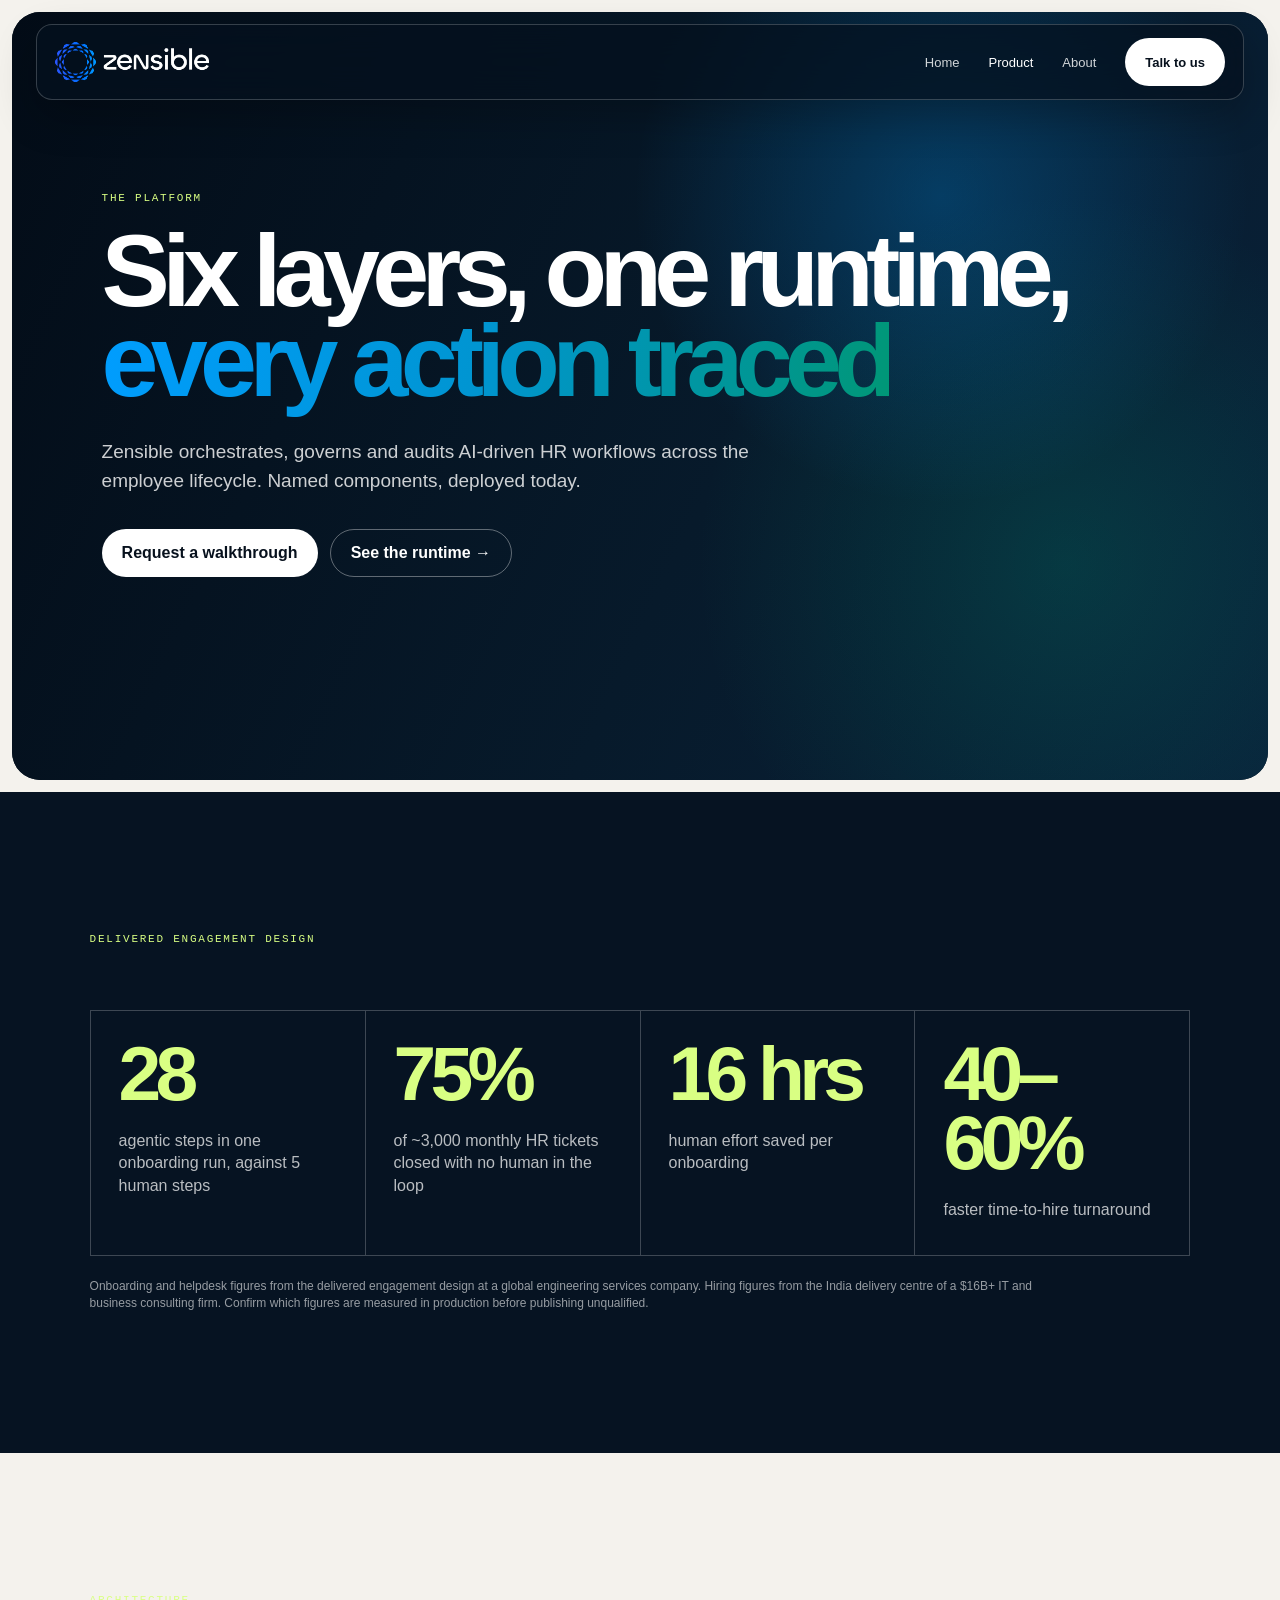
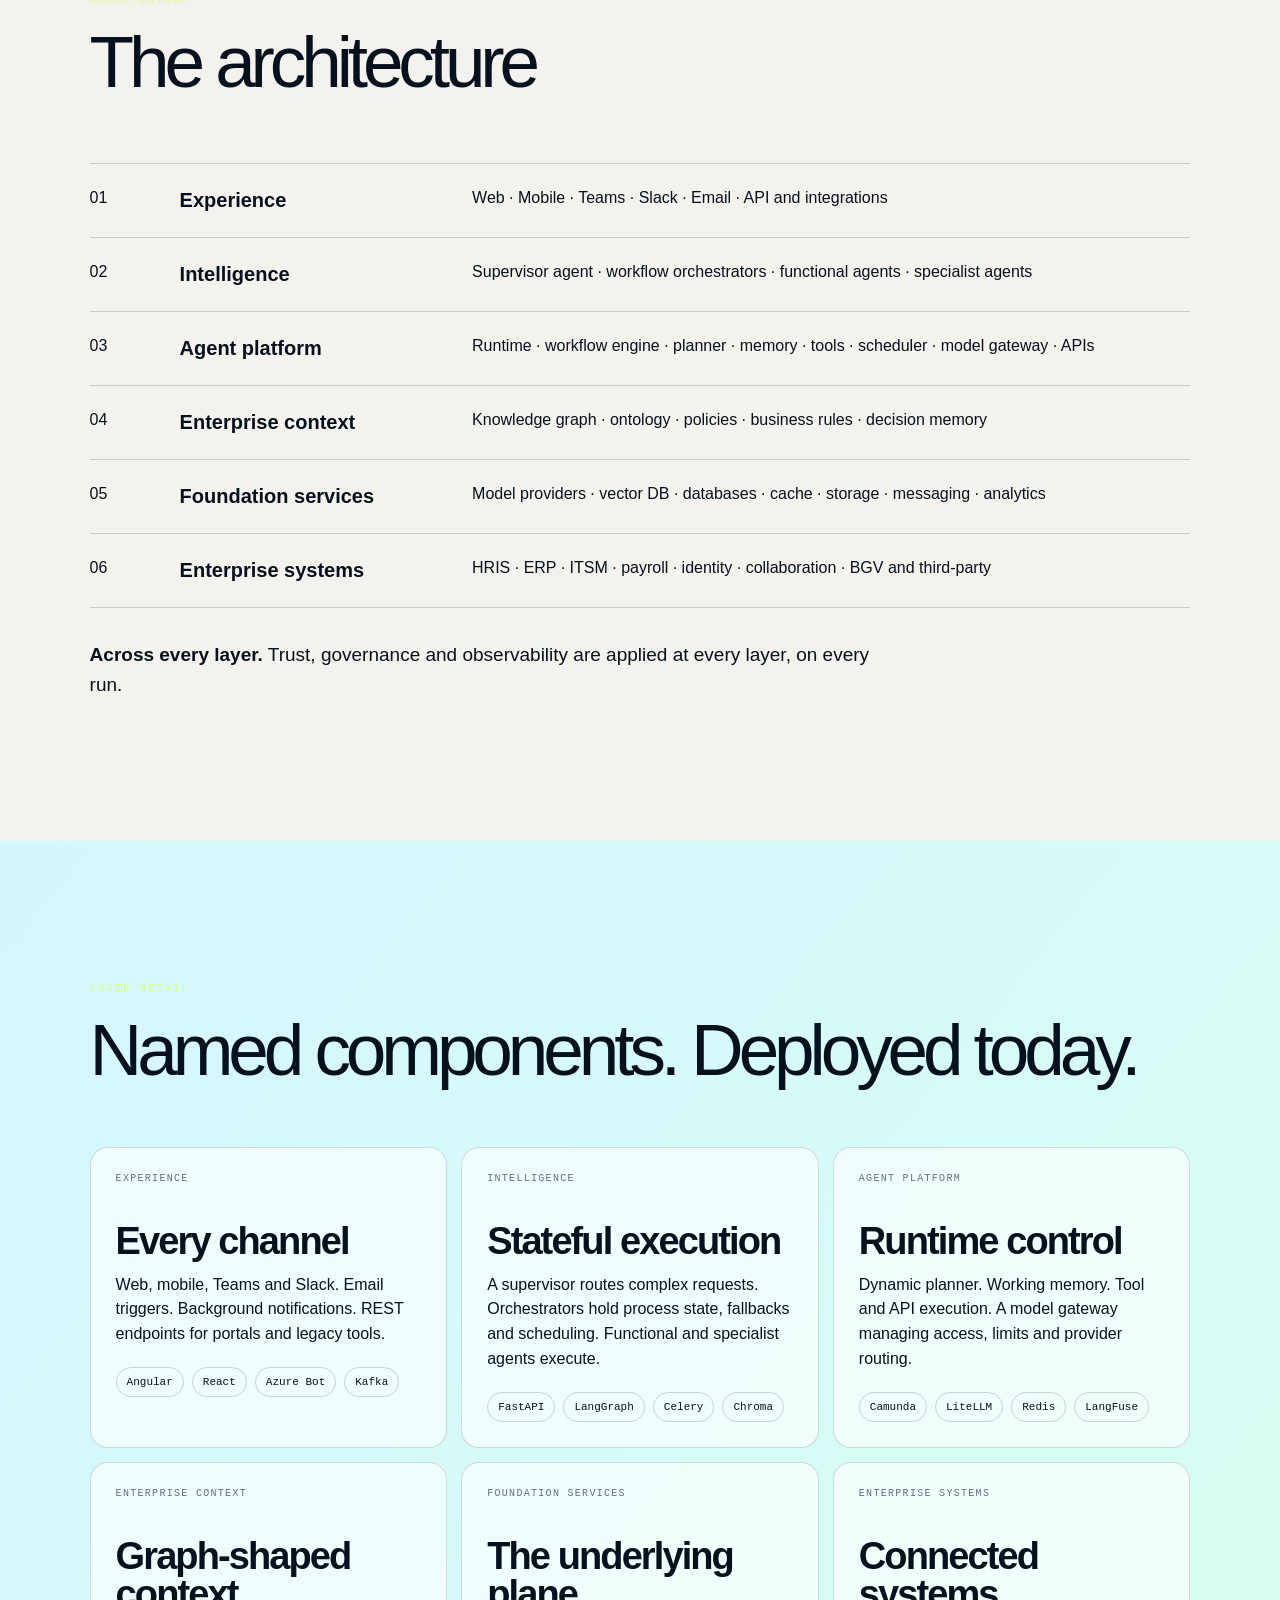
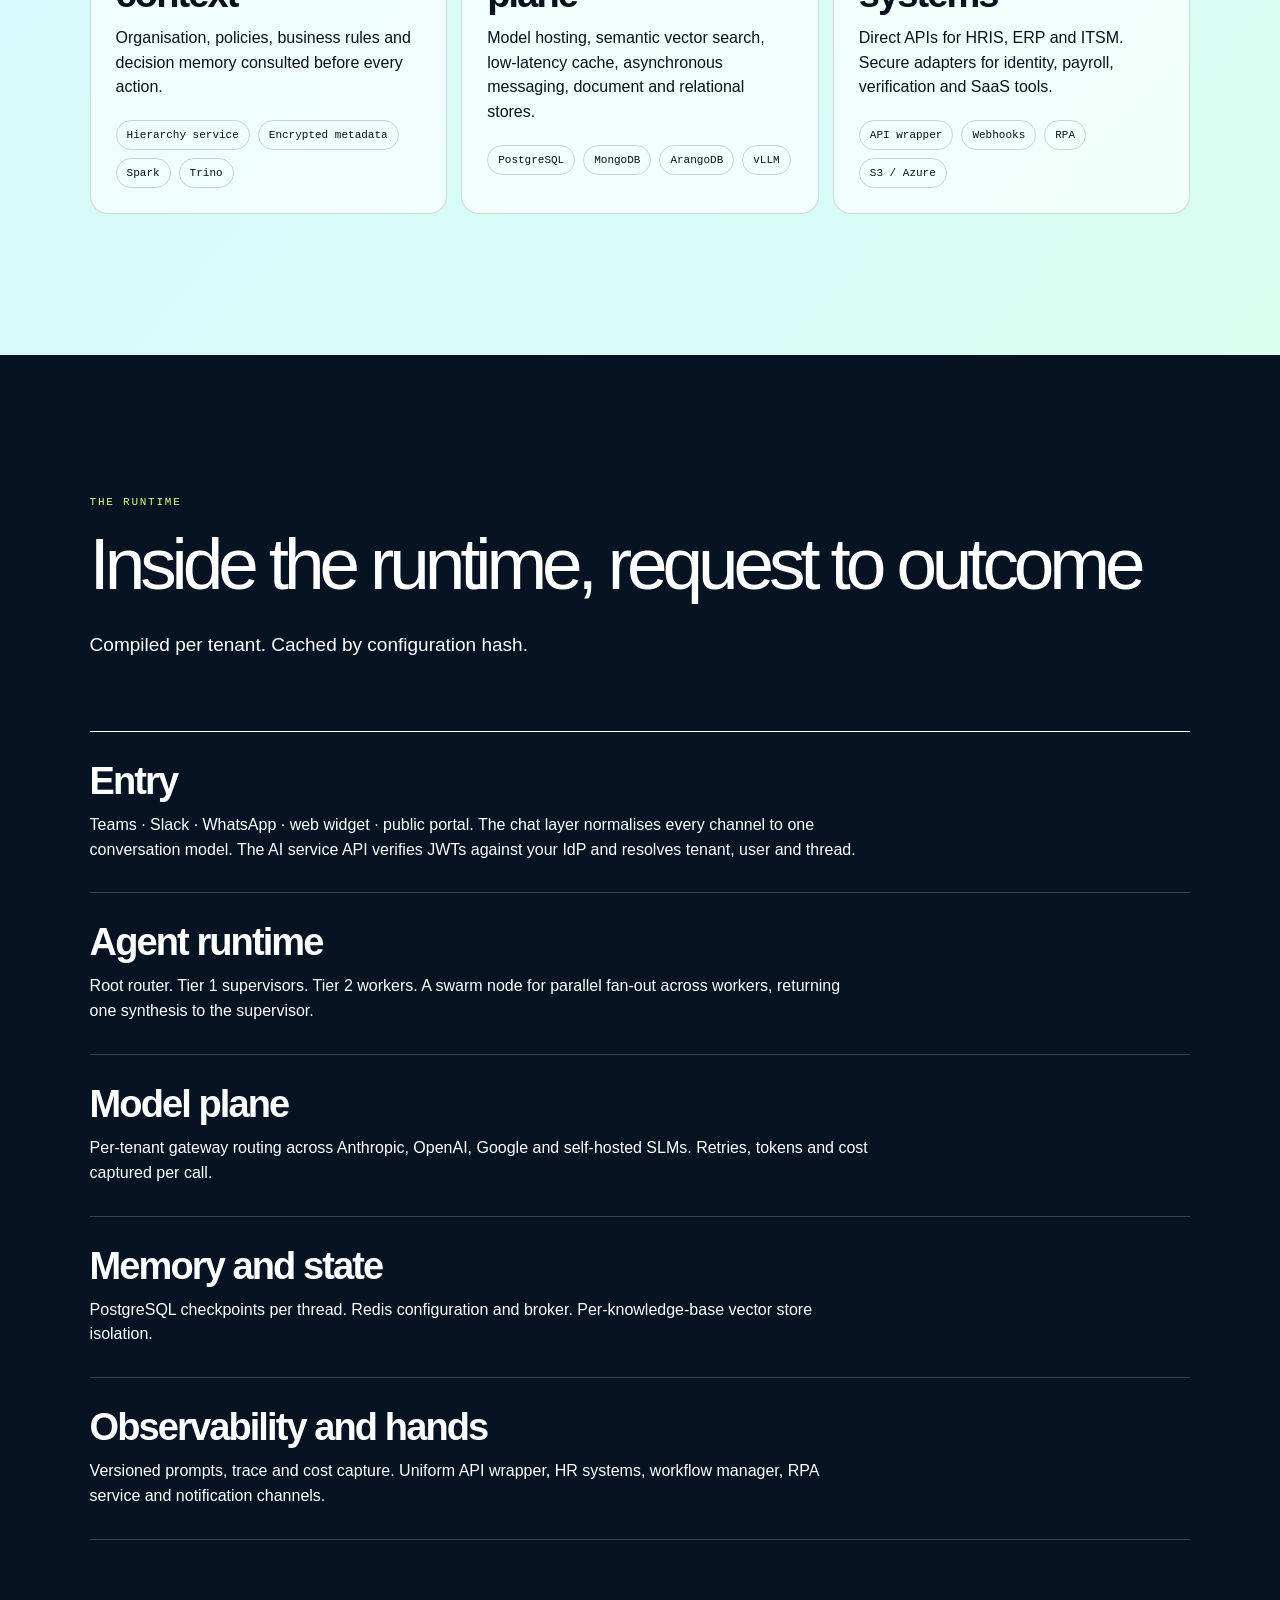
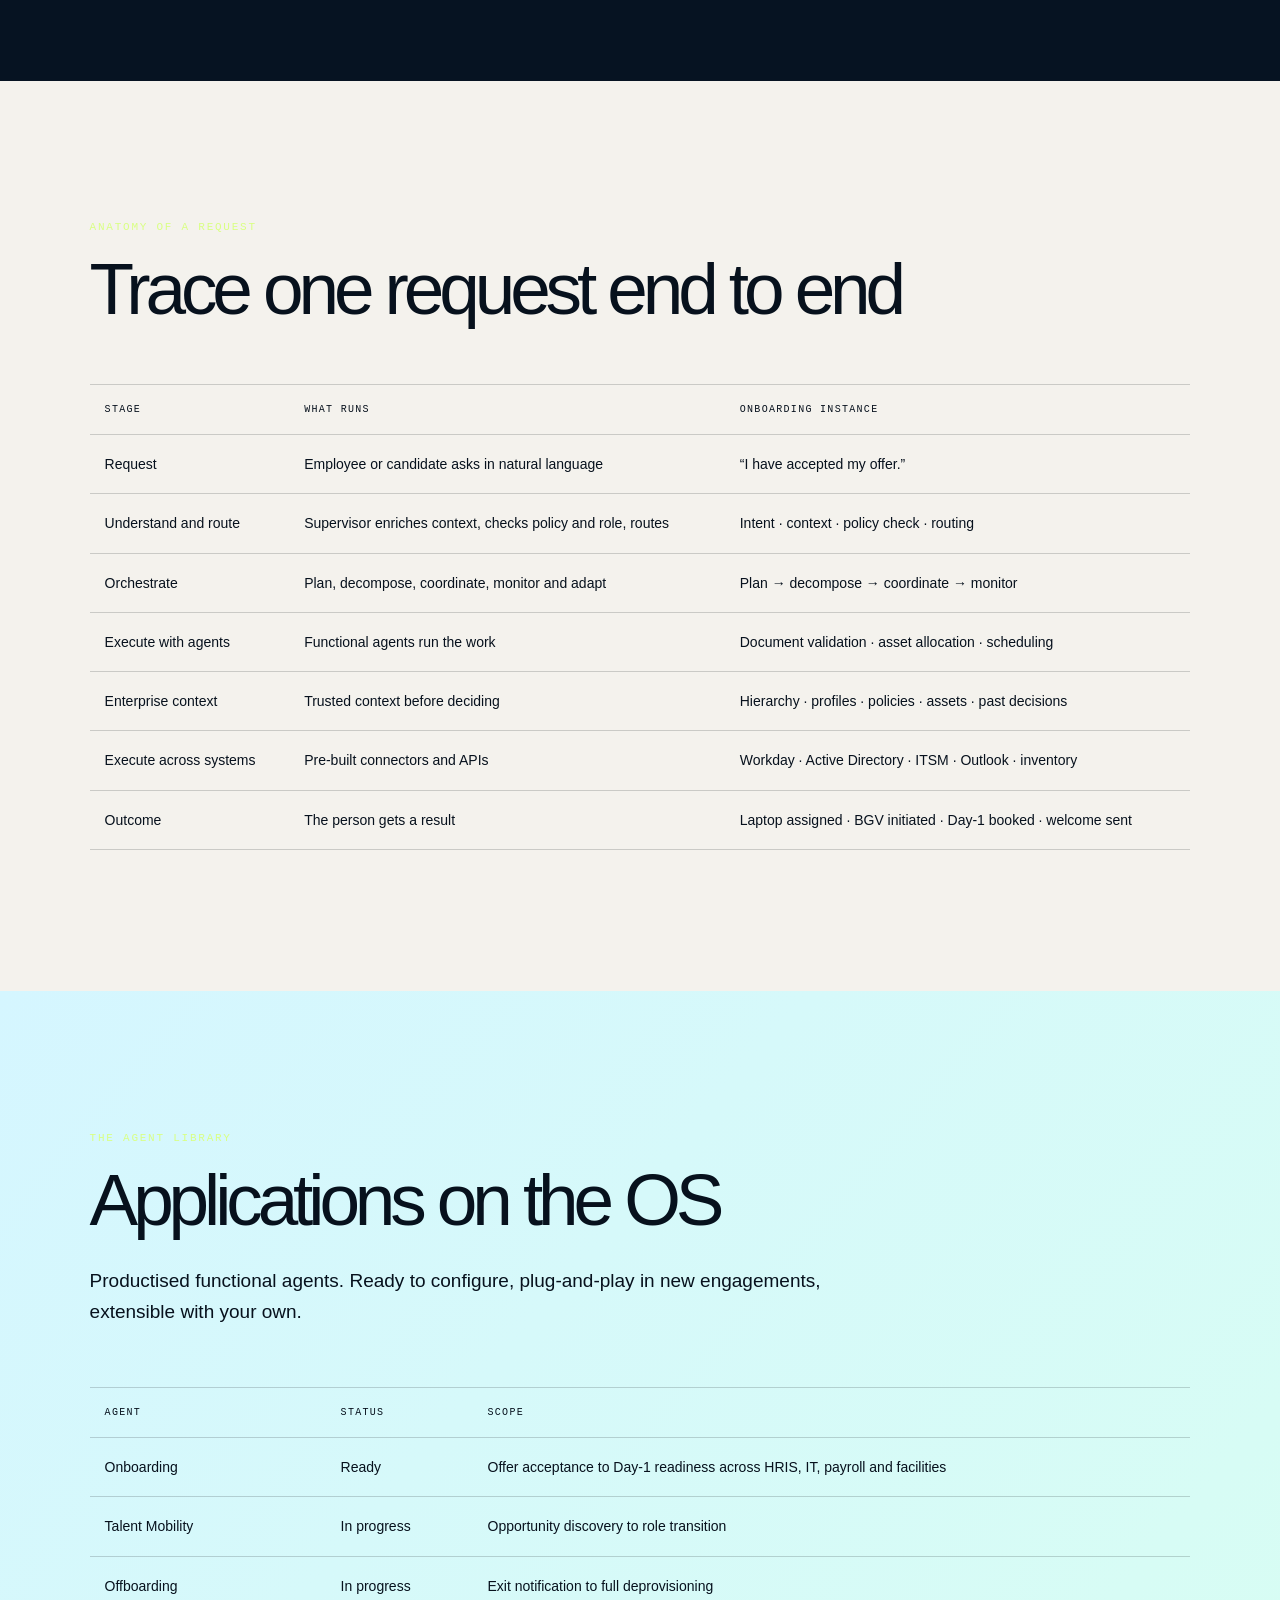
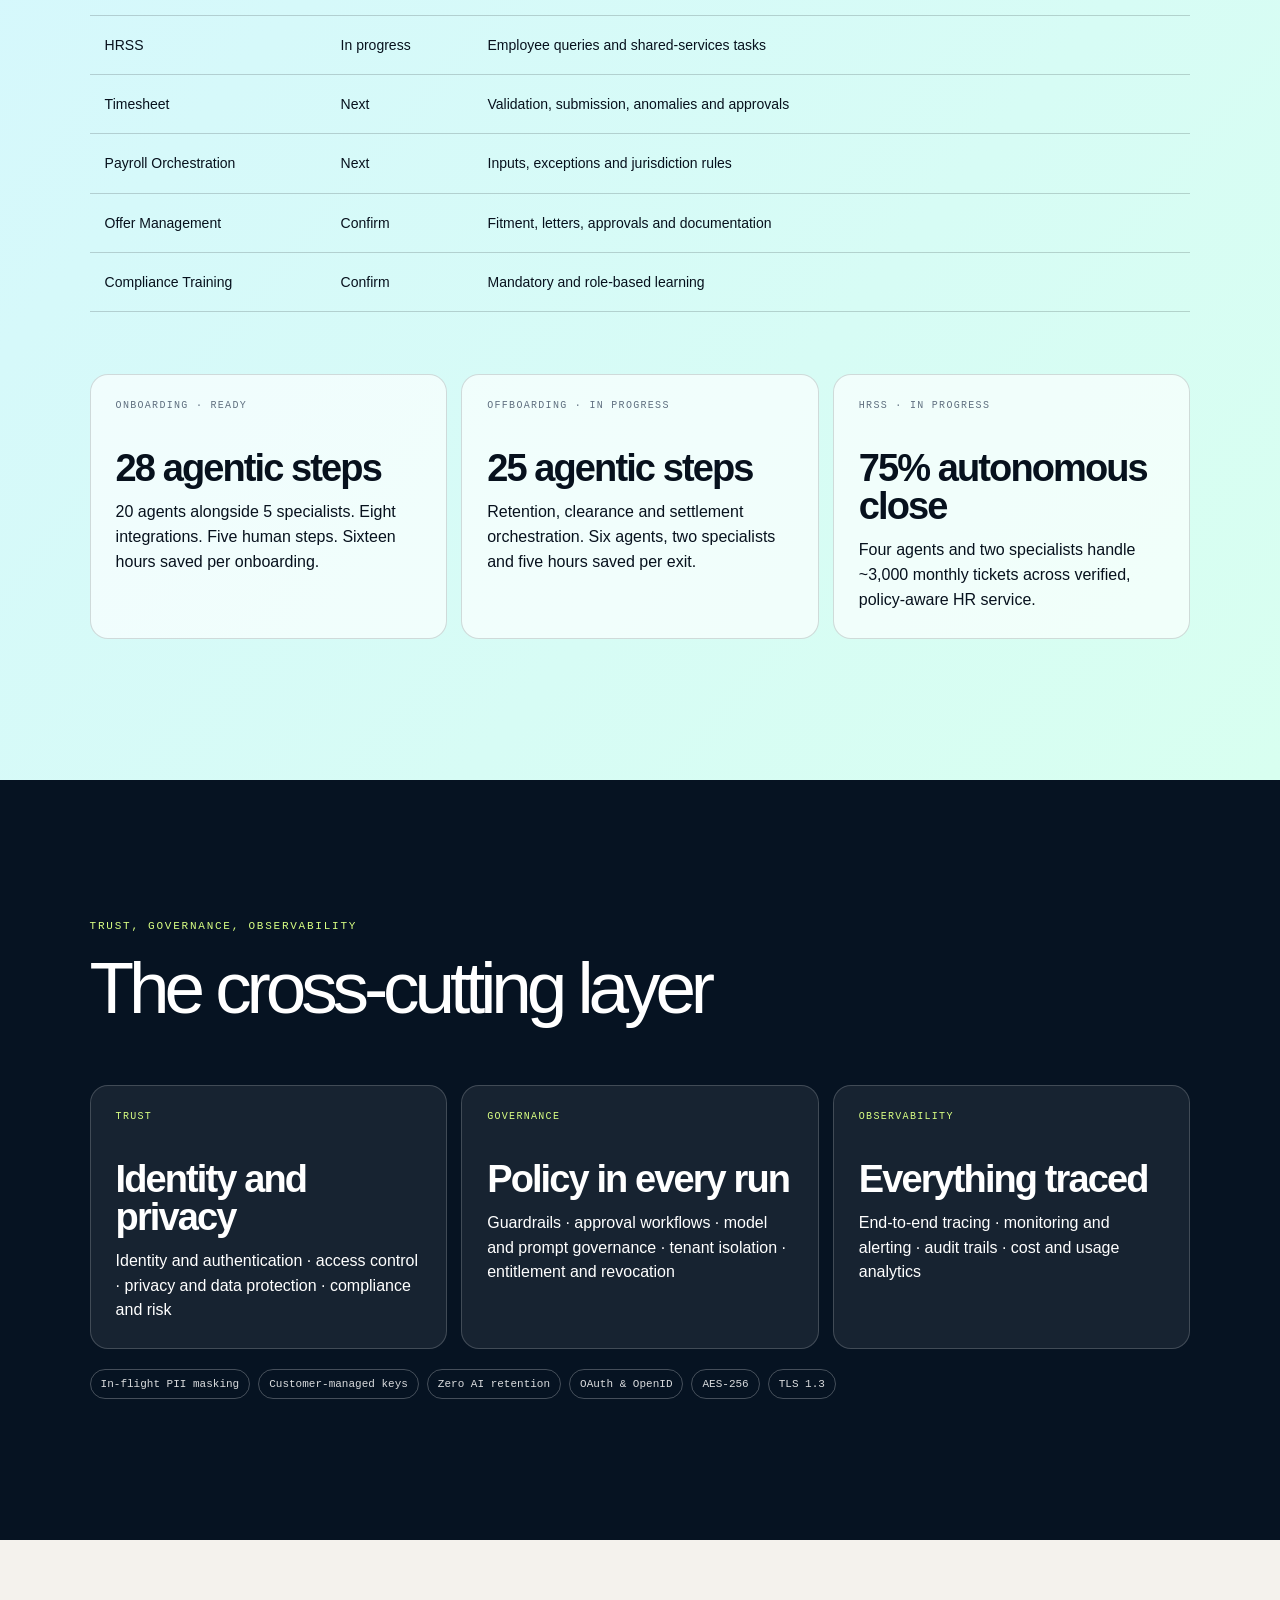
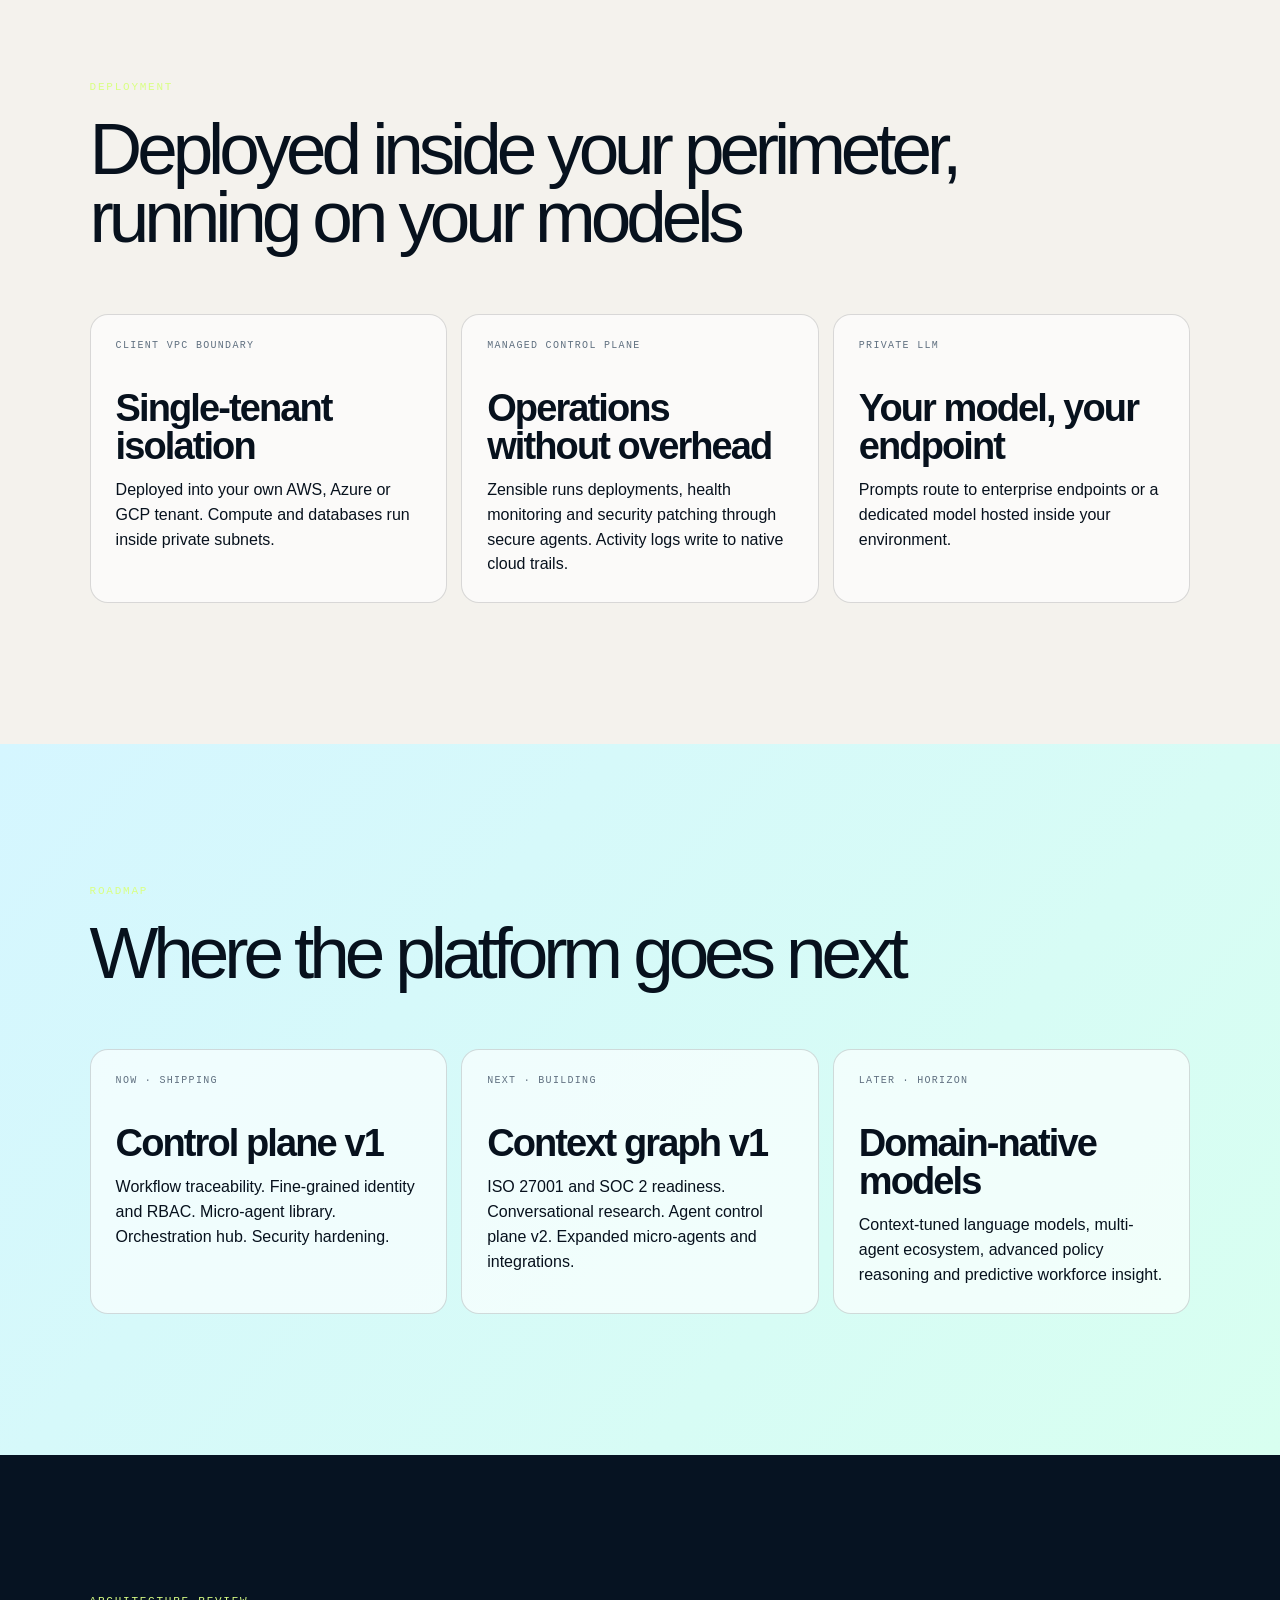
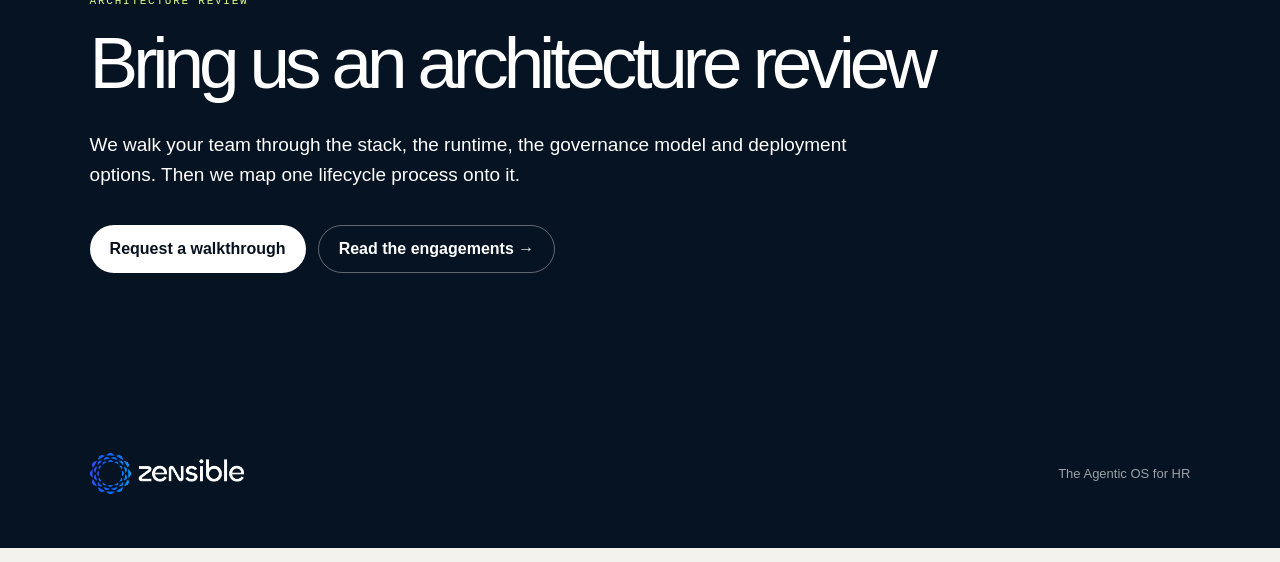
<file: zensible-product.html>
<!doctype html><html lang="en"><head><meta charset="utf-8"><meta name="viewport" content="width=device-width,initial-scale=1"><title>Zensible Product — The Agentic OS for HR</title><link rel="stylesheet" href="zensible-pages.css"></head><body>
<nav class="site-nav"><a class="brand" href="index.html"><img src="zensible-logo.png" alt="Zensible"></a><div class="nav-links"><a href="index.html">Home</a><a class="active" href="zensible-product.html">Product</a><a href="zensible-about.html">About</a><a class="nav-cta" href="#contact">Talk to us</a></div></nav>
<main><section class="frame page-hero"><p class="eyebrow">The Platform</p><h1 class="hero-title">Six layers, one runtime, <span class="gradient">every action traced</span></h1><p class="hero-copy">Zensible orchestrates, governs and audits AI-driven HR workflows across the employee lifecycle. Named components, deployed today.</p><div class="hero-actions"><a class="button" href="#contact">Request a walkthrough</a><a class="button ghost" href="#runtime">See the runtime →</a></div></section>
<section class="section dark"><p class="eyebrow">Delivered engagement design</p><div class="metric-grid"><div class="metric"><b>28</b><span>agentic steps in one onboarding run, against 5 human steps</span></div><div class="metric"><b>75%</b><span>of ~3,000 monthly HR tickets closed with no human in the loop</span></div><div class="metric"><b>16 hrs</b><span>human effort saved per onboarding</span></div><div class="metric"><b>40–60%</b><span>faster time-to-hire turnaround</span></div></div><p class="fine">Onboarding and helpdesk figures from the delivered engagement design at a global engineering services company. Hiring figures from the India delivery centre of a $16B+ IT and business consulting firm. Confirm which figures are measured in production before publishing unqualified.</p></section>
<section class="section" id="architecture"><p class="eyebrow">Architecture</p><h2>The architecture</h2><div class="architecture"><div class="architecture-row"><span>01</span><b>Experience</b><span>Web · Mobile · Teams · Slack · Email · API and integrations</span></div><div class="architecture-row"><span>02</span><b>Intelligence</b><span>Supervisor agent · workflow orchestrators · functional agents · specialist agents</span></div><div class="architecture-row"><span>03</span><b>Agent platform</b><span>Runtime · workflow engine · planner · memory · tools · scheduler · model gateway · APIs</span></div><div class="architecture-row"><span>04</span><b>Enterprise context</b><span>Knowledge graph · ontology · policies · business rules · decision memory</span></div><div class="architecture-row"><span>05</span><b>Foundation services</b><span>Model providers · vector DB · databases · cache · storage · messaging · analytics</span></div><div class="architecture-row"><span>06</span><b>Enterprise systems</b><span>HRIS · ERP · ITSM · payroll · identity · collaboration · BGV and third-party</span></div></div><p class="intro"><b>Across every layer.</b> Trust, governance and observability are applied at every layer, on every run.</p></section>
<section class="section teal"><p class="eyebrow">Layer detail</p><h2>Named components. Deployed today.</h2><div class="card-grid"><article class="card"><small>Experience</small><h3>Every channel</h3><p>Web, mobile, Teams and Slack. Email triggers. Background notifications. REST endpoints for portals and legacy tools.</p><div class="chips"><i class="chip">Angular</i><i class="chip">React</i><i class="chip">Azure Bot</i><i class="chip">Kafka</i></div></article><article class="card"><small>Intelligence</small><h3>Stateful execution</h3><p>A supervisor routes complex requests. Orchestrators hold process state, fallbacks and scheduling. Functional and specialist agents execute.</p><div class="chips"><i class="chip">FastAPI</i><i class="chip">LangGraph</i><i class="chip">Celery</i><i class="chip">Chroma</i></div></article><article class="card"><small>Agent platform</small><h3>Runtime control</h3><p>Dynamic planner. Working memory. Tool and API execution. A model gateway managing access, limits and provider routing.</p><div class="chips"><i class="chip">Camunda</i><i class="chip">LiteLLM</i><i class="chip">Redis</i><i class="chip">LangFuse</i></div></article><article class="card"><small>Enterprise context</small><h3>Graph-shaped context</h3><p>Organisation, policies, business rules and decision memory consulted before every action.</p><div class="chips"><i class="chip">Hierarchy service</i><i class="chip">Encrypted metadata</i><i class="chip">Spark</i><i class="chip">Trino</i></div></article><article class="card"><small>Foundation services</small><h3>The underlying plane</h3><p>Model hosting, semantic vector search, low-latency cache, asynchronous messaging, document and relational stores.</p><div class="chips"><i class="chip">PostgreSQL</i><i class="chip">MongoDB</i><i class="chip">ArangoDB</i><i class="chip">vLLM</i></div></article><article class="card"><small>Enterprise systems</small><h3>Connected systems</h3><p>Direct APIs for HRIS, ERP and ITSM. Secure adapters for identity, payroll, verification and SaaS tools.</p><div class="chips"><i class="chip">API wrapper</i><i class="chip">Webhooks</i><i class="chip">RPA</i><i class="chip">S3 / Azure</i></div></article></div></section>
<section class="section dark" id="runtime"><p class="eyebrow">The runtime</p><h2>Inside the runtime, request to outcome</h2><p class="intro">Compiled per tenant. Cached by configuration hash.</p><div class="stack"><article class="statement"><h3>Entry</h3><p>Teams · Slack · WhatsApp · web widget · public portal. The chat layer normalises every channel to one conversation model. The AI service API verifies JWTs against your IdP and resolves tenant, user and thread.</p></article><article class="statement"><h3>Agent runtime</h3><p>Root router. Tier 1 supervisors. Tier 2 workers. A swarm node for parallel fan-out across workers, returning one synthesis to the supervisor.</p></article><article class="statement"><h3>Model plane</h3><p>Per-tenant gateway routing across Anthropic, OpenAI, Google and self-hosted SLMs. Retries, tokens and cost captured per call.</p></article><article class="statement"><h3>Memory and state</h3><p>PostgreSQL checkpoints per thread. Redis configuration and broker. Per-knowledge-base vector store isolation.</p></article><article class="statement"><h3>Observability and hands</h3><p>Versioned prompts, trace and cost capture. Uniform API wrapper, HR systems, workflow manager, RPA service and notification channels.</p></article></div></section>
<section class="section"><p class="eyebrow">Anatomy of a request</p><h2>Trace one request end to end</h2><div class="table-wrap"><table><thead><tr><th>Stage</th><th>What runs</th><th>Onboarding instance</th></tr></thead><tbody><tr><td>Request</td><td>Employee or candidate asks in natural language</td><td>“I have accepted my offer.”</td></tr><tr><td>Understand and route</td><td>Supervisor enriches context, checks policy and role, routes</td><td>Intent · context · policy check · routing</td></tr><tr><td>Orchestrate</td><td>Plan, decompose, coordinate, monitor and adapt</td><td>Plan → decompose → coordinate → monitor</td></tr><tr><td>Execute with agents</td><td>Functional agents run the work</td><td>Document validation · asset allocation · scheduling</td></tr><tr><td>Enterprise context</td><td>Trusted context before deciding</td><td>Hierarchy · profiles · policies · assets · past decisions</td></tr><tr><td>Execute across systems</td><td>Pre-built connectors and APIs</td><td>Workday · Active Directory · ITSM · Outlook · inventory</td></tr><tr><td>Outcome</td><td>The person gets a result</td><td>Laptop assigned · BGV initiated · Day-1 booked · welcome sent</td></tr></tbody></table></div></section>
<section class="section teal" id="agents"><p class="eyebrow">The agent library</p><h2>Applications on the OS</h2><p class="intro">Productised functional agents. Ready to configure, plug-and-play in new engagements, extensible with your own.</p><div class="table-wrap"><table><thead><tr><th>Agent</th><th>Status</th><th>Scope</th></tr></thead><tbody><tr><td>Onboarding</td><td>Ready</td><td>Offer acceptance to Day-1 readiness across HRIS, IT, payroll and facilities</td></tr><tr><td>Talent Mobility</td><td>In progress</td><td>Opportunity discovery to role transition</td></tr><tr><td>Offboarding</td><td>In progress</td><td>Exit notification to full deprovisioning</td></tr><tr><td>HRSS</td><td>In progress</td><td>Employee queries and shared-services tasks</td></tr><tr><td>Timesheet</td><td>Next</td><td>Validation, submission, anomalies and approvals</td></tr><tr><td>Payroll Orchestration</td><td>Next</td><td>Inputs, exceptions and jurisdiction rules</td></tr><tr><td>Offer Management</td><td>Confirm</td><td>Fitment, letters, approvals and documentation</td></tr><tr><td>Compliance Training</td><td>Confirm</td><td>Mandatory and role-based learning</td></tr></tbody></table></div><div class="card-grid"><article class="card"><small>Onboarding · Ready</small><h3>28 agentic steps</h3><p>20 agents alongside 5 specialists. Eight integrations. Five human steps. Sixteen hours saved per onboarding.</p></article><article class="card"><small>Offboarding · In progress</small><h3>25 agentic steps</h3><p>Retention, clearance and settlement orchestration. Six agents, two specialists and five hours saved per exit.</p></article><article class="card"><small>HRSS · In progress</small><h3>75% autonomous close</h3><p>Four agents and two specialists handle ~3,000 monthly tickets across verified, policy-aware HR service.</p></article></div></section>
<section class="section dark"><p class="eyebrow">Trust, governance, observability</p><h2>The cross-cutting layer</h2><div class="card-grid"><article class="card"><small>Trust</small><h3>Identity and privacy</h3><p>Identity and authentication · access control · privacy and data protection · compliance and risk</p></article><article class="card"><small>Governance</small><h3>Policy in every run</h3><p>Guardrails · approval workflows · model and prompt governance · tenant isolation · entitlement and revocation</p></article><article class="card"><small>Observability</small><h3>Everything traced</h3><p>End-to-end tracing · monitoring and alerting · audit trails · cost and usage analytics</p></article></div><div class="chips"><i class="chip">In-flight PII masking</i><i class="chip">Customer-managed keys</i><i class="chip">Zero AI retention</i><i class="chip">OAuth & OpenID</i><i class="chip">AES-256</i><i class="chip">TLS 1.3</i></div></section>
<section class="section"><p class="eyebrow">Deployment</p><h2>Deployed inside your perimeter, running on your models</h2><div class="card-grid"><article class="card"><small>Client VPC boundary</small><h3>Single-tenant isolation</h3><p>Deployed into your own AWS, Azure or GCP tenant. Compute and databases run inside private subnets.</p></article><article class="card"><small>Managed control plane</small><h3>Operations without overhead</h3><p>Zensible runs deployments, health monitoring and security patching through secure agents. Activity logs write to native cloud trails.</p></article><article class="card"><small>Private LLM</small><h3>Your model, your endpoint</h3><p>Prompts route to enterprise endpoints or a dedicated model hosted inside your environment.</p></article></div></section>
<section class="section teal"><p class="eyebrow">Roadmap</p><h2>Where the platform goes next</h2><div class="card-grid"><article class="card"><small>Now · shipping</small><h3>Control plane v1</h3><p>Workflow traceability. Fine-grained identity and RBAC. Micro-agent library. Orchestration hub. Security hardening.</p></article><article class="card"><small>Next · building</small><h3>Context graph v1</h3><p>ISO 27001 and SOC 2 readiness. Conversational research. Agent control plane v2. Expanded micro-agents and integrations.</p></article><article class="card"><small>Later · horizon</small><h3>Domain-native models</h3><p>Context-tuned language models, multi-agent ecosystem, advanced policy reasoning and predictive workforce insight.</p></article></div></section>
<section class="section dark" id="contact"><p class="eyebrow">Architecture review</p><h2>Bring us an architecture review</h2><p class="intro">We walk your team through the stack, the runtime, the governance model and deployment options. Then we map one lifecycle process onto it.</p><div class="hero-actions" style="margin-top:34px"><a class="button" href="mailto:hello@zensible.com">Request a walkthrough</a><a class="button ghost" href="#agents">Read the engagements →</a></div></section></main><footer class="footer"><img src="zensible-logo.png" alt="Zensible"><p>The Agentic OS for HR</p></footer></body></html>
</file>
<file: zensible-pages.css>
:root{--ink:#07111d;--navy:#061322;--paper:#f4f2ed;--muted:#b8c2ca;--line:rgba(255,255,255,.2);--blue:#009dff;--teal:#009776;--lime:#d9ff83;--radius:28px}*{box-sizing:border-box}html{scroll-behavior:smooth}body{margin:0;background:var(--paper);color:var(--ink);font-family:Inter,"Helvetica Neue",Arial,sans-serif;-webkit-font-smoothing:antialiased}a{color:inherit;text-decoration:none}.site-nav{position:fixed;z-index:20;top:24px;left:50%;width:min(calc(100vw - 72px),1528px);height:76px;padding:0 18px;display:flex;align-items:center;justify-content:space-between;transform:translateX(-50%);border:1px solid rgba(255,255,255,.2);border-radius:16px;background:rgba(5,17,30,.74);color:#fff;backdrop-filter:blur(18px);box-shadow:0 16px 42px rgba(0,0,0,.24)}.brand{display:flex;align-items:center}.brand img{display:block;width:154px;height:auto}.nav-links{display:flex;align-items:center;gap:29px;font-size:13px;color:rgba(255,255,255,.82)}.nav-links a{transition:color .2s}.nav-links a:hover,.nav-links a.active{color:#fff}.nav-cta,.button{display:inline-flex;align-items:center;justify-content:center;min-height:48px;padding:0 20px;border-radius:999px;border:0;background:#fff;color:#07111d;font-weight:700;cursor:pointer}.frame{margin:12px;border-radius:var(--radius);overflow:hidden}.page-hero{position:relative;min-height:calc(88vh - 24px);padding:clamp(155px,20vh,240px) clamp(28px,7vw,110px) 70px;background:var(--navy);color:#fff;overflow:hidden}.page-hero:before{content:"";position:absolute;inset:0;background:radial-gradient(circle at 74% 24%,rgba(0,157,255,.26),transparent 28%),radial-gradient(circle at 84% 72%,rgba(0,151,118,.22),transparent 31%),linear-gradient(115deg,#030c17 0%,#071a2b 57%,#09223a 100%)}.page-hero>*{position:relative;z-index:1}.eyebrow{margin:0 0 22px;color:var(--lime);font:11px "SFMono-Regular",Consolas,monospace;letter-spacing:.16em;text-transform:uppercase}.hero-title{max-width:1100px;margin:0;font-size:clamp(54px,8vw,130px);line-height:.88;letter-spacing:-.075em;font-weight:550}.hero-title .gradient{background:linear-gradient(100deg,#009dff,#0095d1 48%,#009776);-webkit-background-clip:text;background-clip:text;color:transparent}.hero-copy{max-width:650px;margin:32px 0 34px;color:rgba(255,255,255,.8);font-size:19px;line-height:1.5}.hero-actions{display:flex;flex-wrap:wrap;gap:12px}.button.ghost{border:1px solid rgba(255,255,255,.36);background:transparent;color:#fff}.section{padding:clamp(84px,11vw,160px) clamp(24px,7vw,110px)}.section.dark{background:#061322;color:#fff}.section.teal{background:linear-gradient(130deg,#d5f6ff,#d8fff0)}.section h2{max-width:1080px;margin:0;font-size:clamp(42px,5.7vw,92px);line-height:.94;letter-spacing:-.07em;font-weight:540}.intro{max-width:780px;margin:32px 0 0;font-size:19px;line-height:1.6}.split{display:grid;grid-template-columns:1fr 1fr;gap:70px;align-items:start}.stack{display:grid;gap:0;margin-top:70px;border-top:1px solid currentColor}.statement{padding:30px 0;border-bottom:1px solid rgba(16,18,23,.2)}.dark .statement{border-color:rgba(255,255,255,.2)}.statement h3,.card h3{margin:0 0 13px;font-size:clamp(24px,3vw,38px);line-height:1;letter-spacing:-.05em}.statement p,.card p{max-width:780px;margin:0;font-size:16px;line-height:1.55}.metric-grid{display:grid;grid-template-columns:repeat(4,1fr);margin-top:65px;border-top:1px solid rgba(255,255,255,.22);border-left:1px solid rgba(255,255,255,.22)}.metric{min-height:245px;padding:28px;border-right:1px solid rgba(255,255,255,.22);border-bottom:1px solid rgba(255,255,255,.22)}.metric b{display:block;font-size:clamp(54px,6vw,92px);line-height:.9;letter-spacing:-.075em;color:var(--lime)}.metric span{display:block;margin-top:22px;color:rgba(255,255,255,.72);line-height:1.4}.fine{max-width:950px;margin:22px 0 0;color:rgba(255,255,255,.58);font-size:12px;line-height:1.45}.architecture{margin-top:66px;border-top:1px solid rgba(16,18,23,.18)}.architecture-row{display:grid;grid-template-columns:70px minmax(190px,.55fr) 1.45fr;gap:20px;padding:25px 0;border-bottom:1px solid rgba(16,18,23,.18)}.architecture-row b{font-size:20px}.chips{display:flex;flex-wrap:wrap;gap:8px;margin-top:20px}.chip{padding:8px 10px;border:1px solid rgba(16,18,23,.18);border-radius:999px;font:11px "SFMono-Regular",Consolas,monospace}.dark .chip{border-color:rgba(255,255,255,.25);color:rgba(255,255,255,.85)}.card-grid{display:grid;grid-template-columns:repeat(3,1fr);gap:14px;margin-top:62px}.card{min-height:250px;padding:25px;border:1px solid rgba(16,18,23,.15);border-radius:18px;background:rgba(255,255,255,.64)}.dark .card{border-color:rgba(255,255,255,.18);background:rgba(255,255,255,.07)}.card small{display:block;margin-bottom:38px;color:#607080;font:10px "SFMono-Regular",Consolas,monospace;letter-spacing:.13em;text-transform:uppercase}.dark .card small{color:var(--lime)}.table-wrap{margin-top:60px;overflow:auto;border-top:1px solid rgba(16,18,23,.18)}table{width:100%;border-collapse:collapse;text-align:left;min-width:680px}th,td{padding:19px 15px;border-bottom:1px solid rgba(16,18,23,.18);vertical-align:top;font-size:14px;line-height:1.45}th{font:10px "SFMono-Regular",Consolas,monospace;letter-spacing:.13em;text-transform:uppercase}.quote{margin-top:68px;max-width:1100px;font-size:clamp(34px,4.8vw,75px);line-height:.98;letter-spacing:-.07em}.timeline{margin-top:60px;border-left:1px solid currentColor}.timeline div{padding:0 0 38px 26px;position:relative;font-size:18px;line-height:1.5}.timeline div:before{content:"";position:absolute;width:10px;height:10px;left:-5px;top:9px;border-radius:50%;background:var(--blue)}.timeline b{display:block;font-size:13px;text-transform:uppercase;letter-spacing:.08em}.footer{padding:40px clamp(24px,7vw,110px) 54px;display:flex;justify-content:space-between;gap:25px;align-items:center;background:#061322;color:#fff}.footer img{width:154px}.footer p{margin:0;color:rgba(255,255,255,.6);font-size:13px}.placeholder{margin-top:38px;padding:20px;border:1px dashed currentColor;border-radius:14px;color:#62717e;font:12px "SFMono-Regular",Consolas,monospace;line-height:1.5}.dark .placeholder{color:rgba(255,255,255,.68)}@media(max-width:800px){.site-nav{top:12px;width:calc(100vw - 24px);height:66px}.brand img{width:132px}.nav-links{gap:14px}.nav-links a:not(.nav-cta){display:none}.nav-cta{min-height:42px;padding:0 14px}.page-hero{min-height:720px;padding:142px 26px 42px}.hero-title{font-size:55px}.hero-copy{font-size:16px}.section{padding:82px 24px}.split,.card-grid{grid-template-columns:1fr;gap:18px}.metric-grid{grid-template-columns:1fr 1fr}.architecture-row{grid-template-columns:35px 1fr}.architecture-row span:last-child{grid-column:2}.footer{padding:32px 24px}.footer p{display:none}}
</file>
